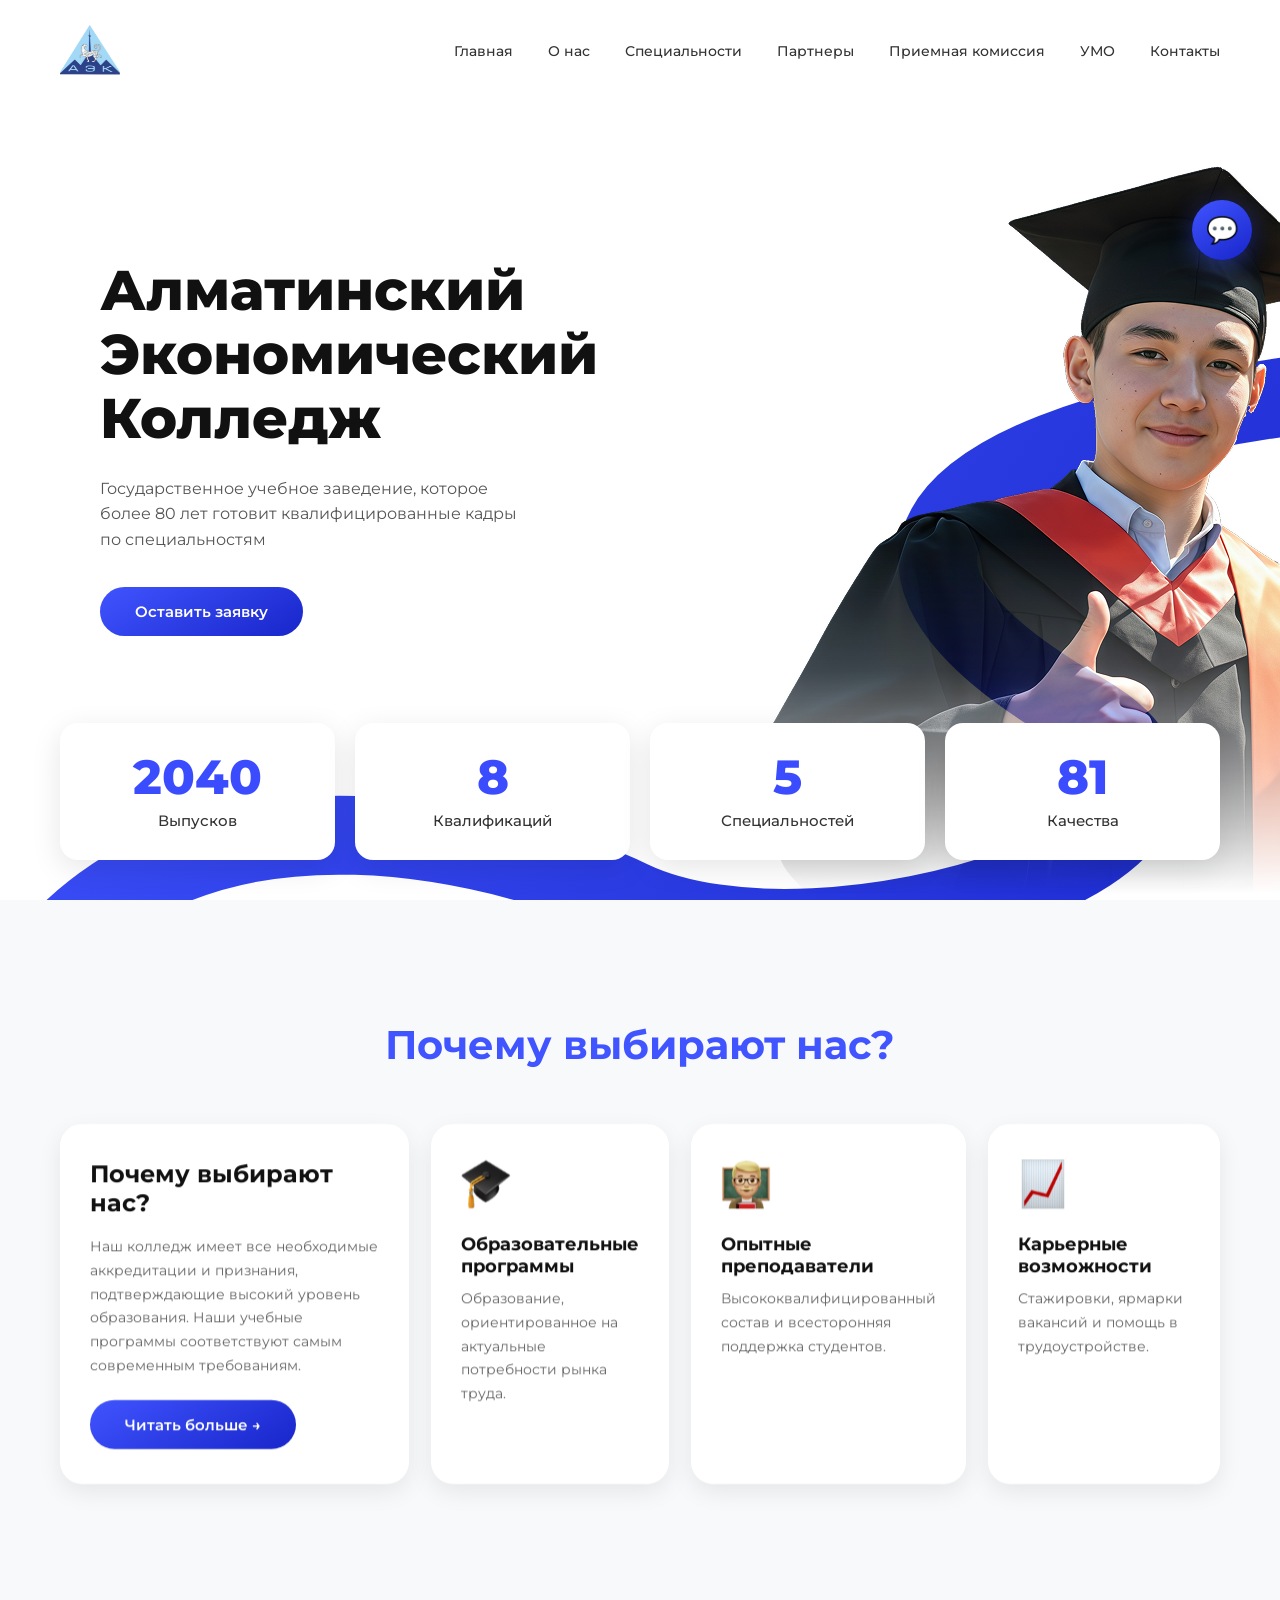
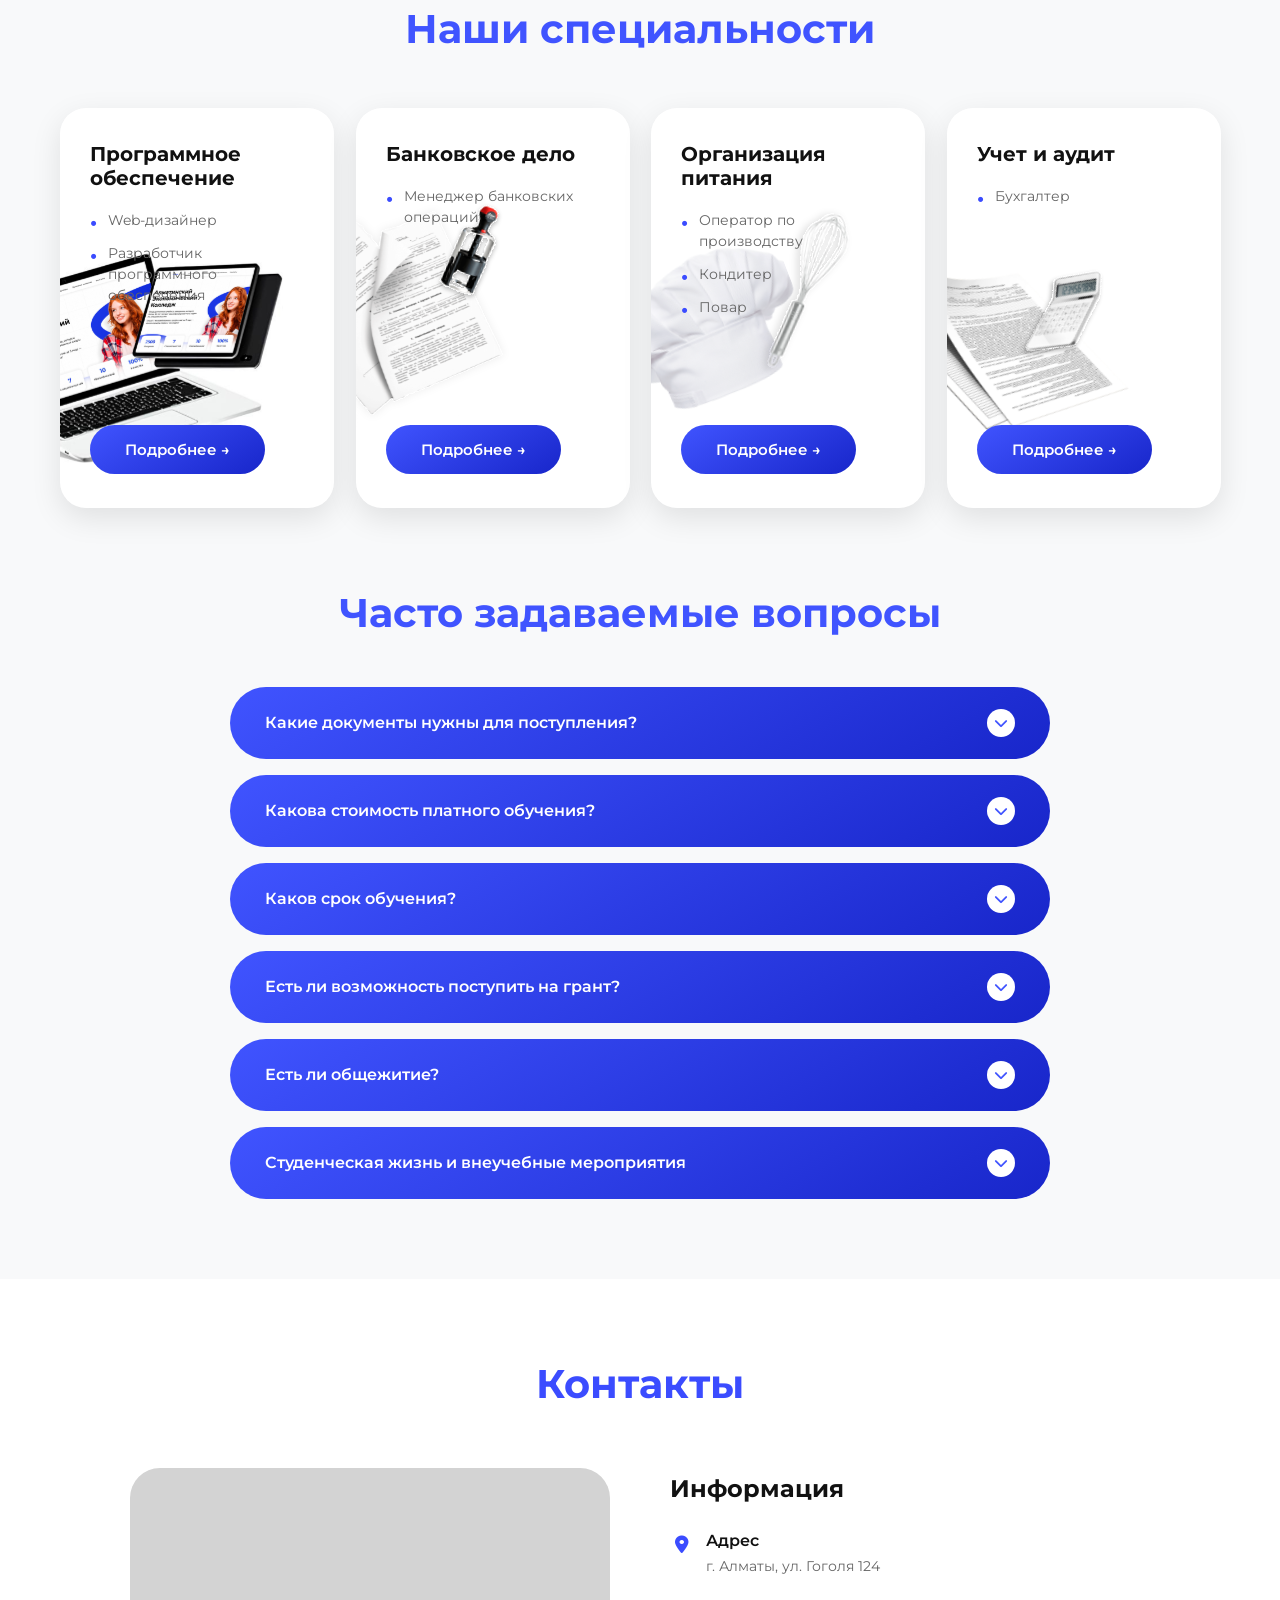
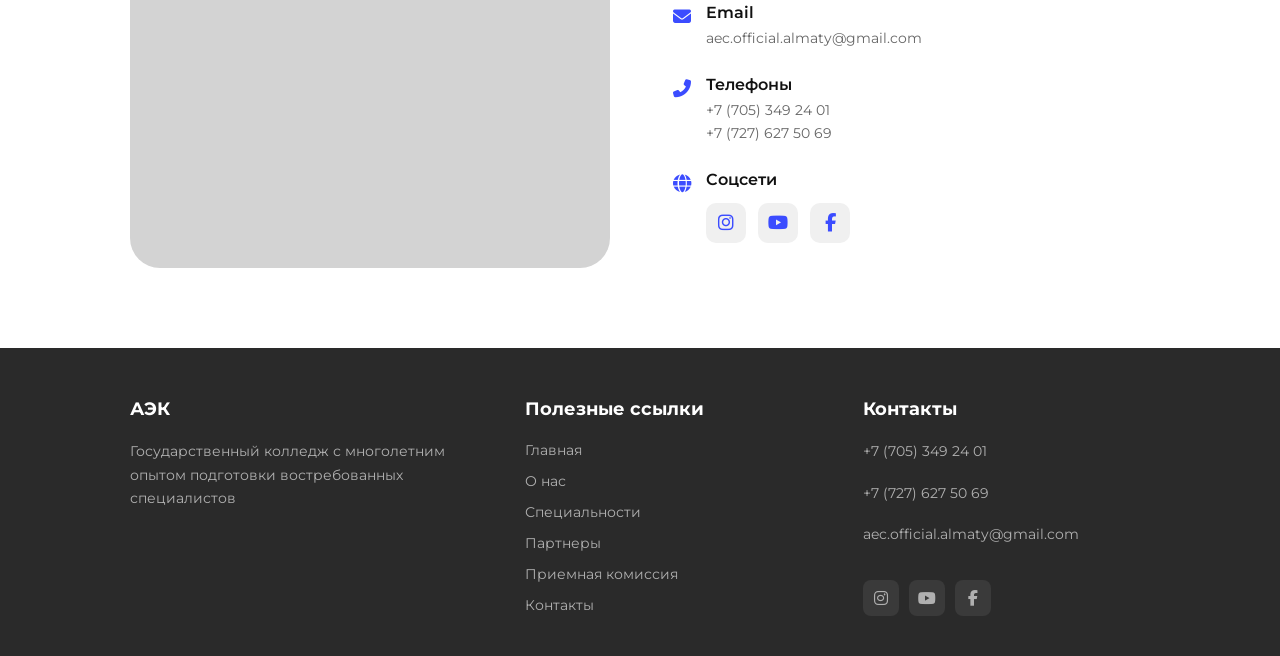
<file: index.html>
<!DOCTYPE html>
<html lang="ru">
<head>
    <meta charset="UTF-8">
    <meta name="viewport" content="width=device-width, initial-scale=1.0">
    <title>Алматинский Экономический Колледж</title>
    <link rel="stylesheet" href="css/main2.css">
    <link rel="stylesheet" href="https://cdnjs.cloudflare.com/ajax/libs/font-awesome/6.4.0/css/all.min.css">
    <link rel="stylesheet" href="css/jsstyle.css">
</head>
<body>

<header class="header">
    <img src="img/aec.svg" class="logo" alt="Логотип">
    <nav class="nav">
        <ul>
            <li><a href="/index.html" class="active">Главная</a></li>
            <li><a href="/about.html">О нас</a></li>
            <li><a href="/specialties.html">Специальности</a></li>
            <li><a href="/partners.html">Партнеры</a></li>
            <li><a href="/admission.html">Приемная комиссия</a></li>
            <li><a href="/umos.html">УМО</a></li>
            <li><a href="/contacts.html">Контакты</a></li>
        </ul>
    </nav>
</header>

<section class="hero">
    <div class="wave">
        <img src="img/wave.svg" alt="">
    </div>
    <div class="hero-container">
        <div class="hero-content">
            <h1>Алматинский<br>Экономический<br>Колледж</h1>
            <p>Государственное учебное заведение, которое<br>более 80 лет готовит квалифицированные кадры<br>по специальностям</p>
            <button class="btn" >Оставить заявку</button>
        </div>

        <div class="hero-image">
            <img src="img/graduates.png" alt="Выпускники"  width="900px">
        </div>
        
    </div>

    
    <!-- статистика -->
    <div class="stats-wrapper">
        <div class="stats">
            <div class="stat">
                <span>2500</span>
                <p>Выпусков</p>
            </div>
            <div class="stat">
                <span>10</span>
                <p>Квалификаций</p>
            </div>
            <div class="stat">
                <span>7</span>
                <p>Специальностей</p>
            </div>
            <div class="stat">
                <span>100%</span>
                <p>Качества</p>
            </div>
        </div>
    </div>

    <!-- волна -->
    
</section>

<section class="container">
    <h2 class="section-title">Почему выбирают нас?</h2>

    <div class="features">
        <div class="feature feature-main">
            <h3>Почему выбирают нас?</h3>
            <p>
                Наш колледж имеет все необходимые аккредитации и признания,
                подтверждающие высокий уровень образования. Наши учебные программы
                соответствуют самым современным требованиям.
            </p>
            <button class="btn" onclick="location.href='/about.html'">Читать больше →</button>
        </div>

        <div class="feature">
            <img class="icon" src="img/Graduation Cap.svg" class= emoji alt="Образовательные программы">
            <h4>Образовательные программы</h4>
            <p>Образование, ориентированное на актуальные потребности рынка труда.</p>
        </div>

        <div class="feature">
            <img class="icon" src="img/Man Teacher Medium Light Skin Tone.svg" alt="Опытные преподаватели">
            <h4>Опытные преподаватели</h4>
            <p>Высококвалифицированный состав и всесторонняя поддержка студентов.</p>
        </div>

        <div class="feature">
            <img class="icon" src="img/Chart Increasing.svg" alt="Карьерные возможности">
            <h4>Карьерные возможности</h4>
            <p>Стажировки, ярмарки вакансий и помощь в трудоустройстве.</p>
        </div>
    </div>
</section>

<section class="container">
    <h2 class="section-title">Наши специальности</h2>

    <div class="specialties">
        <div class="card card--software">
            <div class="card-content">
                <h4>Программное обеспечение</h4>
                <ul>
                    <li>Web-дизайнер</li>
                    <li>Разработчик программного обеспечения</li>
                </ul>
                <button class="btn btn-small" onclick="location.href='/specialties.html'">Подробнее →</button>
            </div>
            <div class="card-image">
                <img src="img/software.svg" alt="Программное обеспечение">
            </div>
        </div>

        <div class="card card--bank">
            <div class="card-content">
                <h4>Банковское дело</h4>
                <ul>
                    <li>Менеджер банковских операций</li>
                </ul>
                <button class="btn btn-small" onclick="location.href='/specialties.html'">Подробнее →</button>
            </div>
            <div class="card-image">
                <img src="img/bank.svg" alt="Банковское дело">
            </div>
        </div>

        <div class="card card--food">
            <div class="card-content">
                <h4>Организация питания</h4>
                <ul>
                    <li>Оператор по производству</li>
                    <li>Кондитер</li>
                    <li>Повар</li>
                </ul>
                <button class="btn btn-small" onclick="location.href='/specialties.html'">Подробнее →</button>
            </div>
            <div class="card-image">
                <img src="img/food.svg" alt="Организация питания">
            </div>
        </div>

        <div class="card card--accounting">
            <div class="card-content">
                <h4>Учет и аудит</h4>
                <ul>
                    <li>Бухгалтер</li>
                </ul>
                <button class="btn btn-small" onclick="location.href='/specialties.html'">Подробнее →</button>
            </div>
            <div class="card-image">
                <img src="img/accounting.svg" alt="Учет и аудит">
            </div>
        </div>
    </div>
</section>


<!-- часто задаваемые вопросы -->
<section class="faq-section">
    <h2 class="faq-title">Часто задаваемые вопросы</h2>

    <div class="faq-container">
        <div class="faq-item">
            <div class="faq-question">
                Какие документы нужны для поступления?
                <span class="faq-icon"><i class="fas fa-chevron-down"></i></span>
            </div>
            <div class="faq-answer">
                Для поступления необходимо: документ об образовании (подлинник), ЭЦП ключ, 6 фотографий 3х4, медицинская справка формы №075/у, №063, снимок флюорографии, копия удостоверения личности (индивидуальная и родителей), и для иностранных (выдувка) граждан).
            </div>
        </div>

        <div class="faq-item">
            <div class="faq-question">
                Какова стоимость платного обучения?
                <span class="faq-icon"><i class="fas fa-chevron-down"></i></span>
            </div>
            <div class="faq-answer">
                Стоимость обучения составляет 500 тысяч тенге для специалистов среднего звена и 400 тысяч тенге по рабочим квалификациям. Оплата производится поэтапно.
            </div>
        </div>

        <div class="faq-item">
            <div class="faq-question">
                Каков срок обучения?
                <span class="faq-icon"><i class="fas fa-chevron-down"></i></span>
            </div>
            <div class="faq-answer">
                Срок обучения зависит от специальности и составляет от 2 до 3 лет на базе 9 класса, и от 1 до 2 лет на базе 11 класса. Уточнить сроки по конкретной специальности можно в приёмной комиссии.
            </div>
        </div>

        <div class="faq-item">
            <div class="faq-question">
                Есть ли возможность поступить на грант?
                <span class="faq-icon"><i class="fas fa-chevron-down"></i></span>
            </div>
            <div class="faq-answer">
                Да, Алматинский экономический колледж предоставляет грантовые места по всем 7 специальностям. Грантовые места означают бесплатное обучение.
            </div>
        </div>

        <div class="faq-item">
            <div class="faq-question">
                Есть ли общежитие?
                <span class="faq-icon"><i class="fas fa-chevron-down"></i></span>
            </div>
            <div class="faq-answer">
                Да, иногородним студентам предоставляется общежитие.
            </div>
        </div>

        <div class="faq-item">
            <div class="faq-question">
                Студенческая жизнь и внеучебные мероприятия
                <span class="faq-icon"><i class="fas fa-chevron-down"></i></span>
            </div>
            <div class="faq-answer">
                Студенческая жизнь в АЭК — это яркий, насыщенный и многогранный этап в жизни каждого студента. Здесь создаются не только профессиональные навыки, но и формируются личностные качества, развивается лидерство, инициатива и социальная активность.
            </div>
        </div>
    </div>
</section>

<!-- контакты -->
<section class="contact-section">
    <div class="contact-container">
        <h2 class="contact-title">Контакты</h2>
        
        <div class="contact-content">
            <div class="contact-map">
                <iframe src="https://www.google.com/maps/embed?pb=!1m14!1m8!1m3!1d1221.7017045383789!2d76.92257405177034!3d43.25744233136992!3m2!1i1024!2i768!4f13.1!3m3!1m2!1s0x38836eb272b8a59b%3A0x649566a0d2e716a5!2z0JDQu9C80LDRgtC40L3RgdC60LjQuSDRjdC60L7QvdC-0LzQuNGH0LXRgdC60LjQuSDQutC-0LvQu9C10LTQtg!5e0!3m2!1sru!2sus!4v1779319186547!5m2!1sru!2sus"  width="100%" height="100%" frameborder="0" style="border:0;" allowfullscreen loading="lazy" title="Карта — АЭК"></iframe>
            </div>

            <div class="contact-info">
                <h3 class="info-title">Информация</h3>

                <div class="info-item">
                    <div class="info-icon">
                        <i class="fas fa-map-marker-alt"></i>
                    </div>
                    <div class="info-details">
                        <div class="info-label">Адрес</div>
                        <div class="info-text">г. Алматы, ул. Гоголя 124</div>
                    </div>
                </div>

                <div class="info-item">
                    <div class="info-icon">
                        <i class="fas fa-envelope"></i>
                    </div>
                    <div class="info-details">
                        <div class="info-label">Email</div>
                        <div class="info-text">aec.official.almaty@gmail.com</div>
                    </div>
                </div>

                <div class="info-item">
                    <div class="info-icon">
                        <i class="fas fa-phone-alt"></i>
                    </div>
                    <div class="info-details">
                        <div class="info-label">Телефоны</div>
                        <div class="info-text">+7 (705) 349 24 01</div>
                        <div class="info-text">+7 (727) 627 50 69</div>
                    </div>
                </div>

                <div class="info-item">
                    <div class="info-icon">
                        <i class="fa-solid fa-globe"></i>
                    </div>
                    <div class="info-details">
                        <div class="info-label">Соцсети</div>
                        <div class="social-links">
                            <a href="#" class="social-link">
                                <i class="fab fa-instagram"></i>
                            </a>
                            <a href="#" class="social-link">
                                <i class="fab fa-youtube"></i>
                            </a>
                            <a href="#" class="social-link">
                                <i class="fab fa-facebook-f"></i>
                            </a>
                        </div>
                    </div>
                </div>
            </div>
        </div>
    </div>
</section>

<!-- подвал -->
<footer class="footer">
    <div class="footer-container">
        <div class="footer-section">
            <h3>АЭК</h3>
            <p>Государственный колледж с многолетним опытом подготовки востребованных специалистов</p>
        </div>

        <div class="footer-section">
            <h3>Полезные ссылки</h3>
            <ul class="footer-links">
                <li><a href="/index.html">Главная</a></li>
                <li><a href="/about.html">О нас</a></li>
                <li><a href="/specialties.html">Специальности</a></li>
                <li><a href="/partners.html">Партнеры</a></li>
                <li><a href="/admission.html">Приемная комиссия</a></li>
                <li><a href="/contacts.html">Контакты</a></li>
            </ul>
        </div>

        <div class="footer-section">
            <h3>Контакты</h3>
            <div class="footer-contact">
                <p>+7 (705) 349 24 01</p>
                <p>+7 (727) 627 50 69</p>
                <p>aec.official.almaty@gmail.com</p>
                
                <div class="footer-social">
                    <a href="#"><i class="fab fa-instagram"></i></a>
                    <a href="#"><i class="fab fa-youtube"></i></a>
                    <a href="#"><i class="fab fa-facebook-f"></i></a>
                </div>
            </div>
        </div>
    </div>
</footer>

<script>
    // аккордеон для faq
    const faqItems = document.querySelectorAll('.faq-item');

    faqItems.forEach(item => {
        item.addEventListener('click', () => {
            // переключаем класс active
            const isActive = item.classList.contains('active');

            // закрываем остальные
            faqItems.forEach(otherItem => {
                otherItem.classList.remove('active');
            });

            // если не был открыт — открываем
            if (!isActive) {
                item.classList.add('active');
            }
        });
    });
</script>

<script src="js/app.js"></script>


    <script src="/js/chatbot.js"></script>
</body>
</html>
</file>
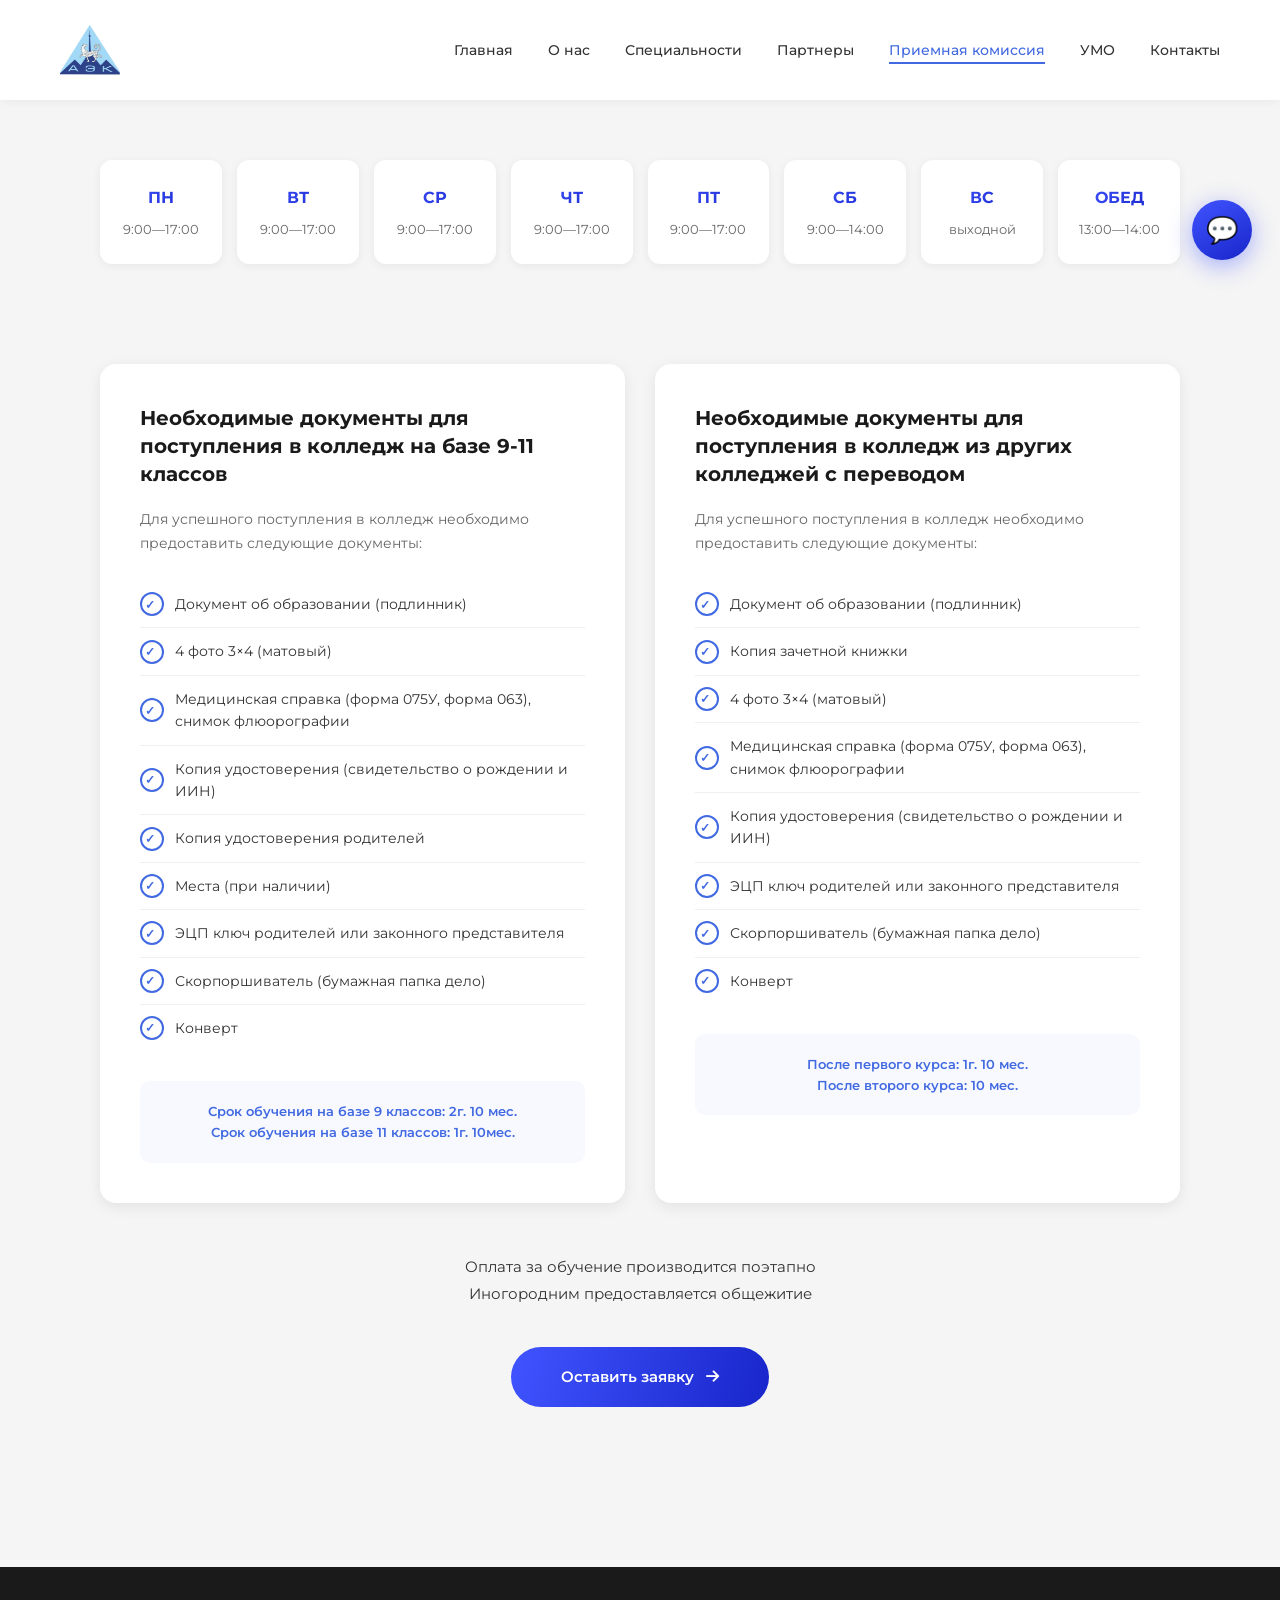
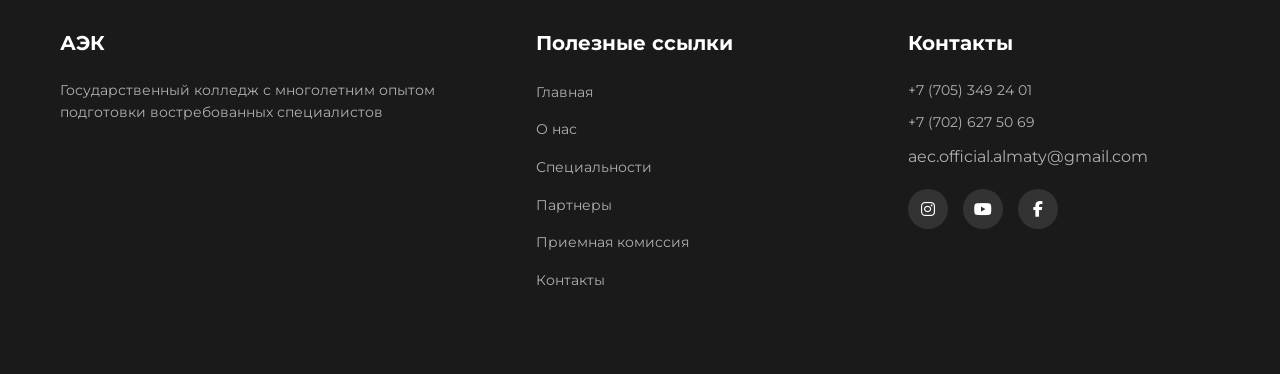
<file: admission.html>
<!DOCTYPE html>
<html lang="ru">
<head>
    <meta charset="UTF-8">
    <meta name="viewport" content="width=device-width, initial-scale=1.0">
    <title>Приемная комиссия - Алматинский Экономический Колледж</title>
    <link rel="preconnect" href="https://fonts.googleapis.com">
    <link rel="preconnect" href="https://fonts.gstatic.com" crossorigin>
    <link href="https://fonts.googleapis.com/css2?family=Montserrat:wght@400;500;600;700&display=swap" rel="stylesheet">
    <link rel="stylesheet" href="https://cdnjs.cloudflare.com/ajax/libs/font-awesome/6.4.0/css/all.min.css">
    <link rel="stylesheet" href="css/jsstyle.css">
    <style>
        * {
            margin: 0;
            padding: 0;
            box-sizing: border-box;
        }

        body {
            font-family: 'Montserrat', sans-serif;
            background: #f5f5f5;
            line-height: 1.6;
        }

        /* ================= HEADER ================= */
        .header {
            background: white;
            padding: 20px 60px;
            display: flex;
            justify-content: space-between;
            align-items: center;
            box-shadow: 0 2px 10px rgba(0,0,0,0.05);
            position: sticky;
            top: 0;
            z-index: 1000;
        }

        .logo {
            height: 60px;
        }

        .nav ul {
            list-style: none;
            display: flex;
            gap: 35px;
            align-items: center;
        }

        .nav ul li a {
            text-decoration: none;
            color: #333;
            font-size: 14px;
            font-weight: 500;
            transition: color 0.3s;
            position: relative;
        }

        .nav ul li a:hover,
        .nav ul li a.active {
            color: #4169E1;
        }

        .nav ul li a.active::after {
            content: '';
            position: absolute;
            bottom: -5px;
            left: 0;
            width: 100%;
            height: 2px;
            background: #4169E1;
        }

        /* ================= SCHEDULE SECTION ================= */
        .schedule-section {
            max-width: 1200px;
            margin: 0 auto;
            padding: 60px 60px 40px 60px;
        }

        .schedule-grid {
            display: grid;
            grid-template-columns: repeat(8, 1fr);
            gap: 15px;
            margin-bottom: 60px;
        }

        .schedule-card {
            background: white;
            border-radius: 12px;
            padding: 25px 20px;
            box-shadow: 0 2px 10px rgba(0,0,0,0.06);
            text-align: center;
            transition: transform 0.3s, box-shadow 0.3s;
        }

        .schedule-card:hover {
            transform: translateY(-3px);
            box-shadow: 0 5px 20px rgba(0,0,0,0.1);
        }

        .schedule-day {
            font-size: 16px;
            font-weight: 700;
            background: linear-gradient(107deg, rgba(64, 84, 255, 1) 0%, rgba(24, 38, 202, 1) 100%);
            -webkit-background-clip: text;
            -webkit-text-fill-color: transparent;
            background-clip: text;
            margin-bottom: 8px;
        }

        .schedule-time {
            font-size: 13px;
            color: #666;
        }

        /* ================= DOCUMENTS SECTION ================= */
        .documents-section {
            max-width: 1200px;
            margin: 0 auto;
            padding: 0 60px 80px 60px;
        }

        .documents-grid {
            display: grid;
            grid-template-columns: repeat(2, 1fr);
            gap: 30px;
            margin-bottom: 50px;
        }

        .document-card {
            background: white;
            border-radius: 16px;
            padding: 40px;
            box-shadow: 0 4px 15px rgba(0,0,0,0.08);
        }

        .document-card h2 {
            font-size: 20px;
            font-weight: 700;
            color: #1a1a1a;
            margin-bottom: 20px;
            line-height: 1.4;
        }

        .document-card p {
            font-size: 14px;
            color: #666;
            line-height: 1.7;
            margin-bottom: 25px;
        }

        .document-list {
            list-style: none;
            margin-bottom: 30px;
        }

        .document-list li {
            font-size: 14px;
            color: #333;
            padding: 12px 0;
            padding-left: 35px;
            position: relative;
            line-height: 1.6;
            border-bottom: 1px solid #f0f0f0;
        }

        .document-list li:last-child {
            border-bottom: none;
        }

        .document-list li::before {
            content: '';
            position: absolute;
            left: 0;
            top: 50%;
            transform: translateY(-50%);
            width: 20px;
            height: 20px;
            border-radius: 50%;
            border: 2px solid #4169E1;
        }

        .document-list li::after {
            content: '✓';
            position: absolute;
            left: 0;
            top: 50%;
            transform: translateY(-50%);
            width: 20px;
            height: 20px;
            color: #4169E1;
            font-size: 12px;
            font-weight: 700;
            display: flex;
            align-items: center;
            justify-content: center;
        }

        .document-note {
            background: #F8F9FF;
            padding: 20px;
            border-radius: 10px;
            font-size: 13px;
            color: #4169E1;
            font-weight: 600;
            text-align: center;
        }

        /* ================= PAYMENT INFO ================= */
        .payment-info {
            text-align: center;
            margin-bottom: 40px;
        }

        .payment-info p {
            font-size: 15px;
            color: #333;
            line-height: 1.8;
        }

        /* ================= CTA BUTTON ================= */
        .cta-section {
            text-align: center;
            margin-bottom: 80px;
        }

        .cta-btn {
            background: linear-gradient(107deg, rgba(64, 84, 255, 1) 0%, rgba(24, 38, 202, 1) 100%);
            color: white;
            border: none;
            padding: 18px 50px;
            border-radius: 50px;
            font-size: 15px;
            font-weight: 600;
            cursor: pointer;
            transition: all 0.3s;
            font-family: 'Montserrat', sans-serif;
            display: inline-flex;
            align-items: center;
            gap: 12px;
            text-decoration: none;
        }

        .cta-btn:hover {
            transform: translateY(-2px);
            box-shadow: 0 8px 25px rgba(64, 84, 255, 0.4);
        }

        /* ================= FOOTER ================= */
        .footer {
            background: #1a1a1a;
            color: white;
            padding: 60px 60px 30px 60px;
            margin-top: 0;
        }

        .footer-container {
            max-width: 1200px;
            margin: 0 auto;
            display: grid;
            grid-template-columns: 2fr 1.5fr 1.5fr;
            gap: 60px;
            margin-bottom: 40px;
        }

        .footer-section h3 {
            font-size: 20px;
            font-weight: 700;
            margin-bottom: 20px;
            color: white;
        }

        .footer-section p {
            font-size: 14px;
            line-height: 1.6;
            color: #b0b0b0;
        }

        .footer-links {
            list-style: none;
        }

        .footer-links li {
            margin-bottom: 12px;
        }

        .footer-links li a {
            color: #b0b0b0;
            text-decoration: none;
            font-size: 14px;
            transition: color 0.3s;
        }

        .footer-links li a:hover {
            color: #4169E1;
        }

        .footer-contact p {
            font-size: 14px;
            color: #b0b0b0;
            margin-bottom: 10px;
        }

        .footer-contact a {
            color: #b0b0b0;
            text-decoration: none;
            transition: color 0.3s;
            display: block;
            margin-bottom: 10px;
        }

        .footer-contact a:hover {
            color: #4169E1;
        }

        .footer-social {
            display: flex;
            gap: 15px;
            margin-top: 20px;
        }

        .footer-social a {
            width: 40px;
            height: 40px;
            border-radius: 50%;
            background: #333;
            display: flex;
            align-items: center;
            justify-content: center;
            color: white;
            text-decoration: none;
            transition: all 0.3s;
        }

        .footer-social a:hover {
            background: #4169E1;
            transform: translateY(-3px);
        }

        /* ================= RESPONSIVE ================= */
        @media (max-width: 1024px) {
            .header {
                padding: 20px 40px;
            }

            .nav ul {
                gap: 20px;
            }

            .nav ul li a {
                font-size: 13px;
            }

            .schedule-section,
            .documents-section {
                padding-left: 40px;
                padding-right: 40px;
            }

            .schedule-grid {
                grid-template-columns: repeat(4, 1fr);
            }

            .documents-grid {
                grid-template-columns: 1fr;
            }

            .footer-container {
                grid-template-columns: 1fr 1fr;
            }
        }

        @media (max-width: 768px) {
            .header {
                flex-direction: column;
                gap: 20px;
                padding: 20px;
            }

            .nav ul {
                flex-wrap: wrap;
                justify-content: center;
                gap: 15px;
            }

            .schedule-section,
            .documents-section {
                padding: 40px 20px;
            }

            .schedule-grid {
                grid-template-columns: repeat(2, 1fr);
            }

            .document-card {
                padding: 30px 25px;
            }

            .footer {
                padding: 40px 20px;
            }

            .footer-container {
                grid-template-columns: 1fr;
                gap: 30px;
            }
        }
    </style>
</head>
<body>

<!-- ================= HEADER ================= -->
<header class="header">
    <img src="img/aec.svg" class="logo" alt="Логотип АЭК">
    <nav class="nav">
        <ul>
            <li><a href="/index.html">Главная</a></li>
            <li><a href="/about.html">О нас</a></li>
            <li><a href="/specialties.html">Специальности</a></li>
            <li><a href="/partners.html">Партнеры</a></li>
            <li><a href="/admission.html" class="active">Приемная комиссия</a></li>
            <li><a href="/umos.html">УМО</a></li>
            <li><a href="/contacts.html">Контакты</a></li>
        </ul>
    </nav>
</header>

<!-- ================= SCHEDULE SECTION ================= -->
<section class="schedule-section">
    <div class="schedule-grid">
        <div class="schedule-card">
            <div class="schedule-day">ПН</div>
            <div class="schedule-time">9:00—17:00</div>
        </div>

        <div class="schedule-card">
            <div class="schedule-day">ВТ</div>
            <div class="schedule-time">9:00—17:00</div>
        </div>

        <div class="schedule-card">
            <div class="schedule-day">СР</div>
            <div class="schedule-time">9:00—17:00</div>
        </div>

        <div class="schedule-card">
            <div class="schedule-day">ЧТ</div>
            <div class="schedule-time">9:00—17:00</div>
        </div>

        <div class="schedule-card">
            <div class="schedule-day">ПТ</div>
            <div class="schedule-time">9:00—17:00</div>
        </div>

        <div class="schedule-card">
            <div class="schedule-day">СБ</div>
            <div class="schedule-time">9:00—14:00</div>
        </div>

        <div class="schedule-card">
            <div class="schedule-day">ВС</div>
            <div class="schedule-time">выходной</div>
        </div>

        <div class="schedule-card">
            <div class="schedule-day">ОБЕД</div>
            <div class="schedule-time">13:00—14:00</div>
        </div>
    </div>
</section>

<!-- ================= DOCUMENTS SECTION ================= -->
<section class="documents-section">
    <div class="documents-grid">
        <!-- Для базы 9-11 -->
        <div class="document-card">
            <h2>Необходимые документы для поступления в колледж на базе 9-11 классов</h2>
            <p>Для успешного поступления в колледж необходимо предоставить следующие документы:</p>
            
            <ul class="document-list">
                <li>Документ об образовании (подлинник)</li>
                <li>4 фото 3×4 (матовый)</li>
                <li>Медицинская справка (форма 075У, форма 063), снимок флюорографии</li>
                <li>Копия удостоверения (свидетельство о рождении и ИИН)</li>
                <li>Копия удостоверения родителей</li>
                <li>Места (при наличии)</li>
                <li>ЭЦП ключ родителей или законного представителя</li>
                <li>Скорпоршиватель (бумажная папка дело)</li>
                <li>Конверт</li>
            </ul>

            <div class="document-note">
                Срок обучения на базе 9 классов: 2г. 10 мес.<br>
                Срок обучения на базе 11 классов: 1г. 10мес.
            </div>
        </div>

        <!-- Для других колледжей -->
        <div class="document-card">
            <h2>Необходимые документы для поступления в колледж из других колледжей с переводом</h2>
            <p>Для успешного поступления в колледж необходимо предоставить следующие документы:</p>
            
            <ul class="document-list">
                <li>Документ об образовании (подлинник)</li>
                <li>Копия зачетной книжки</li>
                <li>4 фото 3×4 (матовый)</li>
                <li>Медицинская справка (форма 075У, форма 063), снимок флюорографии</li>
                <li>Копия удостоверения (свидетельство о рождении и ИИН)</li>
                <li>ЭЦП ключ родителей или законного представителя</li>
                <li>Скорпоршиватель (бумажная папка дело)</li>
                <li>Конверт</li>
            </ul>

            <div class="document-note">
                После первого курса: 1г. 10 мес.<br>
                После второго курса: 10 мес.
            </div>
        </div>
    </div>

    <!-- ================= PAYMENT INFO ================= -->
    <div class="payment-info">
        <p>Оплата за обучение производится поэтапно<br>
        Иногородним предоставляется общежитие</p>
    </div>

    <!-- ================= CTA SECTION ================= -->
    <div class="cta-section">
        <a href="#" class="cta-btn">
            Оставить заявку
            <i class="fas fa-arrow-right"></i>
        </a>
    </div>
</section>

<!-- ================= FOOTER ================= -->
<footer class="footer">
    <div class="footer-container">
        <div class="footer-section">
            <h3>АЭК</h3>
            <p>Государственный колледж с многолетним опытом подготовки востребованных специалистов</p>
        </div>

        <div class="footer-section">
            <h3>Полезные ссылки</h3>
            <ul class="footer-links">
                <li><a href="index.html">Главная</a></li>
                <li><a href="about.html">О нас</a></li>
                <li><a href="specialties.html">Специальности</a></li>
                <li><a href="partners.html">Партнеры</a></li>
                <li><a href="admission.html">Приемная комиссия</a></li>
                <li><a href="#">Контакты</a></li>
            </ul>
        </div>

        <div class="footer-section">
            <h3>Контакты</h3>
            <div class="footer-contact">
                <p>+7 (705) 349 24 01</p>
                <p>+7 (702) 627 50 69</p>
                <a href="mailto:aec.official.almaty@gmail.com">aec.official.almaty@gmail.com</a>
                
                <div class="footer-social">
                    <a href="#" aria-label="Instagram"><i class="fab fa-instagram"></i></a>
                    <a href="#" aria-label="YouTube"><i class="fab fa-youtube"></i></a>
                    <a href="#" aria-label="Facebook"><i class="fab fa-facebook-f"></i></a>
                </div>
            </div>
        </div>
    </div>
</footer>


<script src="js/page-animations.js"></script>
    <script src="/js/chatbot.js"></script>
</body>
</html>
</file>
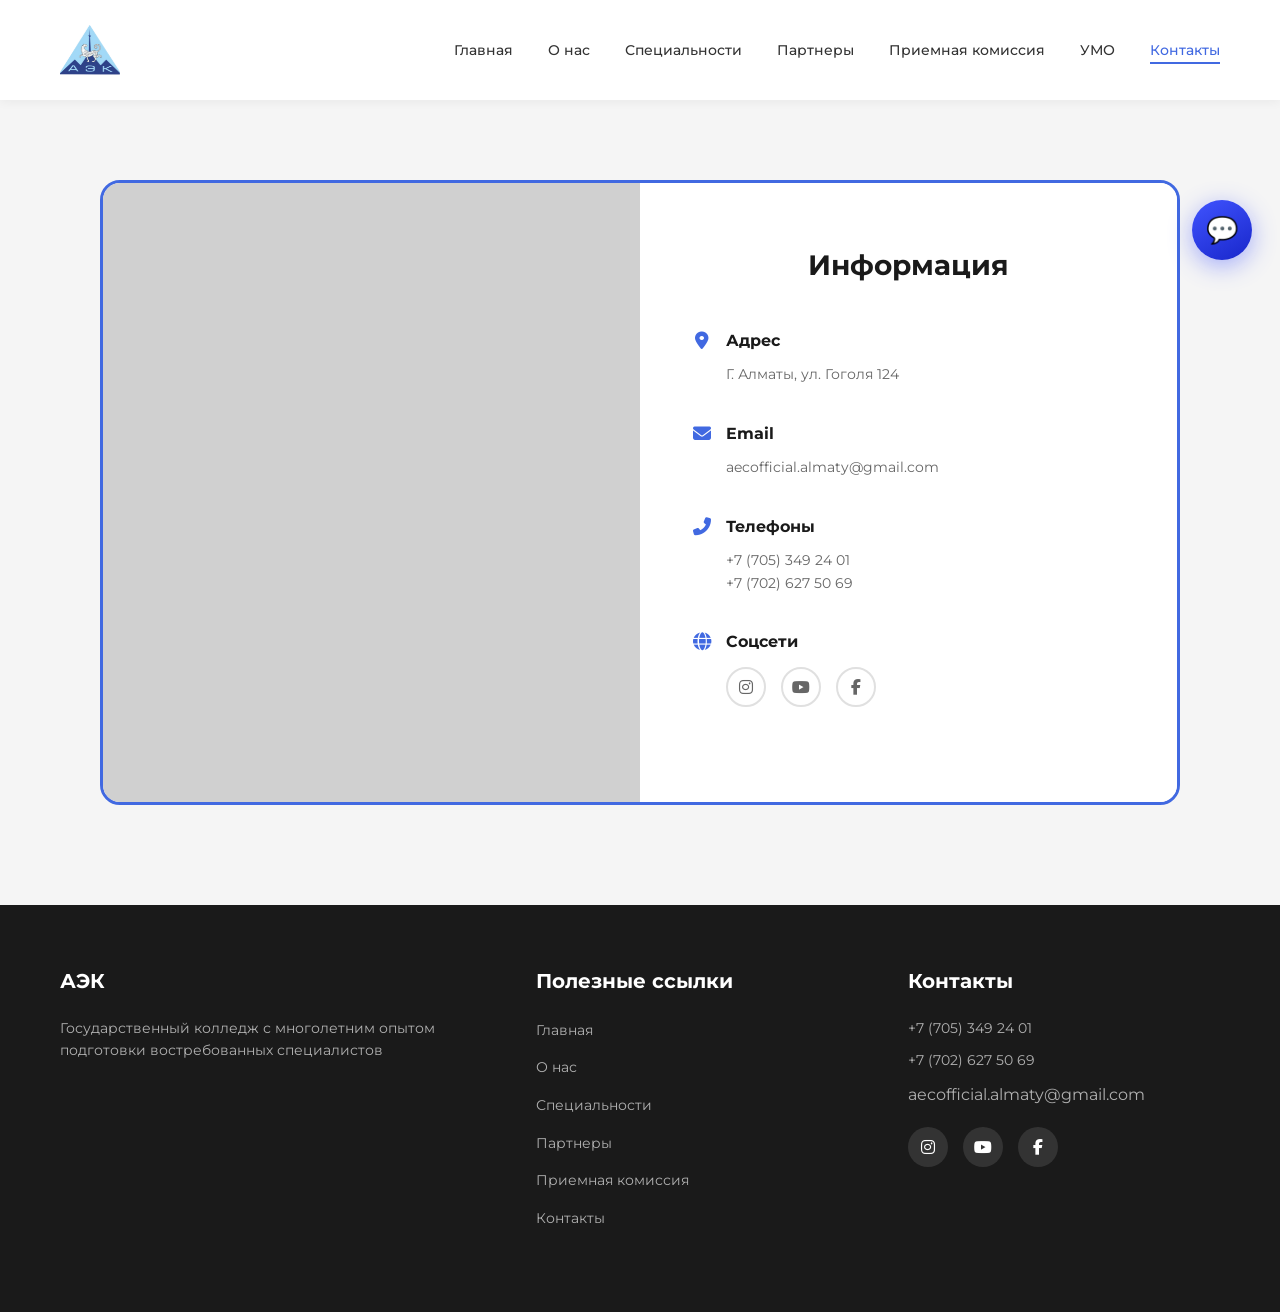
<file: contacts.html>
<!DOCTYPE html>
<html lang="ru">
<head>
    <meta charset="UTF-8">
    <meta name="viewport" content="width=device-width, initial-scale=1.0">
    <title>Контакты - Алматинский Экономический Колледж</title>
    <link rel="preconnect" href="https://fonts.googleapis.com">
    <link rel="preconnect" href="https://fonts.gstatic.com" crossorigin>
    <link href="https://fonts.googleapis.com/css2?family=Montserrat:wght@400;500;600;700&display=swap" rel="stylesheet">
    <link rel="stylesheet" href="https://cdnjs.cloudflare.com/ajax/libs/font-awesome/6.4.0/css/all.min.css">
    <link rel="stylesheet" href="css/jsstyle.css">
    <style>
        * {
            margin: 0;
            padding: 0;
            box-sizing: border-box;
        }

        body {
            font-family: 'Montserrat', sans-serif;
            background: #f5f5f5;
            line-height: 1.6;
        }

        /* ================= HEADER ================= */
        .header {
            background: white;
            padding: 20px 60px;
            display: flex;
            justify-content: space-between;
            align-items: center;
            box-shadow: 0 2px 10px rgba(0,0,0,0.05);
            position: sticky;
            top: 0;
            z-index: 1000;
        }

        .logo {
            height: 60px;
        }

        .nav ul {
            list-style: none;
            display: flex;
            gap: 35px;
            align-items: center;
        }

        .nav ul li a {
            text-decoration: none;
            color: #333;
            font-size: 14px;
            font-weight: 500;
            transition: color 0.3s;
            position: relative;
        }

        .nav ul li a:hover,
        .nav ul li a.active {
            color: #4169E1;
        }

        .nav ul li a.active::after {
            content: '';
            position: absolute;
            bottom: -5px;
            left: 0;
            width: 100%;
            height: 2px;
            background: #4169E1;
        }

        /* ================= CONTACT SECTION ================= */
        .contact-section {
            max-width: 1200px;
            margin: 0 auto;
            padding: 80px 60px 100px 60px;
        }

        .contact-container {
            border: 3px solid #4169E1;
            border-radius: 20px;
            padding: 0;
            overflow: hidden;
        }

        .contact-grid {
            display: grid;
            grid-template-columns: 1fr 1fr;
            gap: 0;
        }

        .contact-map {
            background: #d0d0d0;
            min-height: 500px;
            position: relative;
        }

        .contact-map iframe {
            width: 100%;
            height: 100%;
            border: none;
        }

        .contact-info {
            padding: 60px 50px;
            background: white;
        }

        .contact-title {
            font-size: 28px;
            font-weight: 700;
            color: #1a1a1a;
            margin-bottom: 40px;
            text-align: center;
        }

        .info-item {
            margin-bottom: 35px;
        }

        .info-item-header {
            display: flex;
            align-items: center;
            gap: 12px;
            margin-bottom: 10px;
        }

        .info-icon {
            width: 24px;
            height: 24px;
            display: flex;
            align-items: center;
            justify-content: center;
            color: #4169E1;
            font-size: 18px;
        }

        .info-label {
            font-size: 16px;
            font-weight: 700;
            color: #1a1a1a;
        }

        .info-text {
            font-size: 14px;
            color: #666;
            margin-left: 36px;
            line-height: 1.6;
        }

        .info-text a {
            color: #666;
            text-decoration: none;
            transition: color 0.3s;
        }

        .info-text a:hover {
            color: #4169E1;
        }

        .social-links {
            display: flex;
            gap: 15px;
            margin-left: 36px;
            margin-top: 12px;
        }

        .social-link {
            width: 40px;
            height: 40px;
            border-radius: 50%;
            border: 2px solid #e0e0e0;
            display: flex;
            align-items: center;
            justify-content: center;
            color: #666;
            text-decoration: none;
            transition: all 0.3s;
        }

        .social-link:hover {
            border-color: #4169E1;
            color: #4169E1;
            transform: translateY(-3px);
        }

        /* ================= FOOTER ================= */
        .footer {
            background: #1a1a1a;
            color: white;
            padding: 60px 60px 30px 60px;
            margin-top: 0;
        }

        .footer-container {
            max-width: 1200px;
            margin: 0 auto;
            display: grid;
            grid-template-columns: 2fr 1.5fr 1.5fr;
            gap: 60px;
            margin-bottom: 40px;
        }

        .footer-section h3 {
            font-size: 20px;
            font-weight: 700;
            margin-bottom: 20px;
            color: white;
        }

        .footer-section p {
            font-size: 14px;
            line-height: 1.6;
            color: #b0b0b0;
        }

        .footer-links {
            list-style: none;
        }

        .footer-links li {
            margin-bottom: 12px;
        }

        .footer-links li a {
            color: #b0b0b0;
            text-decoration: none;
            font-size: 14px;
            transition: color 0.3s;
        }

        .footer-links li a:hover {
            color: #4169E1;
        }

        .footer-contact p {
            font-size: 14px;
            color: #b0b0b0;
            margin-bottom: 10px;
        }

        .footer-contact a {
            color: #b0b0b0;
            text-decoration: none;
            transition: color 0.3s;
            display: block;
            margin-bottom: 10px;
        }

        .footer-contact a:hover {
            color: #4169E1;
        }

        .footer-social {
            display: flex;
            gap: 15px;
            margin-top: 20px;
        }

        .footer-social a {
            width: 40px;
            height: 40px;
            border-radius: 50%;
            background: #333;
            display: flex;
            align-items: center;
            justify-content: center;
            color: white;
            text-decoration: none;
            transition: all 0.3s;
        }

        .footer-social a:hover {
            background: #4169E1;
            transform: translateY(-3px);
        }

        /* ================= RESPONSIVE ================= */
        @media (max-width: 1024px) {
            .header {
                padding: 20px 40px;
            }

            .nav ul {
                gap: 20px;
            }

            .nav ul li a {
                font-size: 13px;
            }

            .contact-section {
                padding: 60px 40px 80px 40px;
            }

            .contact-grid {
                grid-template-columns: 1fr;
            }

            .contact-map {
                min-height: 400px;
            }

            .footer-container {
                grid-template-columns: 1fr 1fr;
            }
        }

        @media (max-width: 768px) {
            .header {
                flex-direction: column;
                gap: 20px;
                padding: 20px;
            }

            .nav ul {
                flex-wrap: wrap;
                justify-content: center;
                gap: 15px;
            }

            .contact-section {
                padding: 40px 20px 60px 20px;
            }

            .contact-info {
                padding: 40px 30px;
            }

            .footer {
                padding: 40px 20px;
            }

            .footer-container {
                grid-template-columns: 1fr;
                gap: 30px;
            }
        }
    </style>
</head>
<body>

<!-- ================= HEADER ================= -->
<header class="header">
    <img src="img/aec.svg" class="logo" alt="Логотип АЭК">
    <nav class="nav">
        <ul>
            <li><a href="/index.html">Главная</a></li>
            <li><a href="/about.html">О нас</a></li>
            <li><a href="/specialties.html">Специальности</a></li>
            <li><a href="/partners.html">Партнеры</a></li>
            <li><a href="/admission.html">Приемная комиссия</a></li>
            <li><a href="/umos.html">УМО</a></li>
            <li><a href="/contacts.html" class="active">Контакты</a></li>
        </ul>
    </nav>
</header>

<!-- ================= CONTACT SECTION ================= -->
<section class="contact-section">
    <div class="contact-container">
        <div class="contact-grid">
            <!-- Map -->
            <div class="contact-map">
                <!-- Вставьте сюда карту 2ГИС -->
                <iframe src="https://www.google.com/maps/embed?pb=!1m14!1m8!1m3!1d1221.7017045383789!2d76.92257405177034!3d43.25744233136992!3m2!1i1024!2i768!4f13.1!3m3!1m2!1s0x38836eb272b8a59b%3A0x649566a0d2e716a5!2z0JDQu9C80LDRgtC40L3RgdC60LjQuSDRjdC60L7QvdC-0LzQuNGH0LXRgdC60LjQuSDQutC-0LvQu9C10LTQtg!5e0!3m2!1sru!2sus!4v1779319186547!5m2!1sru!2sus"  width="100%" height="100%" frameborder="0" style="border:0;" allowfullscreen loading="lazy" title="Карта — АЭК"></iframe>
            </div>

            <!-- Contact Info -->
            <div class="contact-info">
                <h2 class="contact-title">Информация</h2>

                <!-- Адрес -->
                <div class="info-item">
                    <div class="info-item-header">
                        <div class="info-icon">
                            <i class="fas fa-map-marker-alt"></i>
                        </div>
                        <div class="info-label">Адрес</div>
                    </div>
                    <div class="info-text">
                        Г. Алматы, ул. Гоголя 124
                    </div>
                </div>

                <!-- Email -->
                <div class="info-item">
                    <div class="info-item-header">
                        <div class="info-icon">
                            <i class="fas fa-envelope"></i>
                        </div>
                        <div class="info-label">Email</div>
                    </div>
                    <div class="info-text">
                        <a href="mailto:aecofficial.almaty@gmail.com">aecofficial.almaty@gmail.com</a>
                    </div>
                </div>

                <!-- Телефоны -->
                <div class="info-item">
                    <div class="info-item-header">
                        <div class="info-icon">
                            <i class="fas fa-phone-alt"></i>
                        </div>
                        <div class="info-label">Телефоны</div>
                    </div>
                    <div class="info-text">
                        +7 (705) 349 24 01<br>
                        +7 (702) 627 50 69
                    </div>
                </div>

                <!-- Соцсети -->
                <div class="info-item">
                    <div class="info-item-header">
                        <div class="info-icon">
                            <i class="fas fa-globe"></i>
                        </div>
                        <div class="info-label">Соцсети</div>
                    </div>
                    <div class="social-links">
                        <a href="#" class="social-link" aria-label="Instagram">
                            <i class="fab fa-instagram"></i>
                        </a>
                        <a href="#" class="social-link" aria-label="YouTube">
                            <i class="fab fa-youtube"></i>
                        </a>
                        <a href="#" class="social-link" aria-label="Facebook">
                            <i class="fab fa-facebook-f"></i>
                        </a>
                    </div>
                </div>
            </div>
        </div>
    </div>
</section>

<!-- ================= FOOTER ================= -->
<footer class="footer">
    <div class="footer-container">
        <div class="footer-section">
            <h3>АЭК</h3>
            <p>Государственный колледж с многолетним опытом подготовки востребованных специалистов</p>
        </div>

        <div class="footer-section">
            <h3>Полезные ссылки</h3>
            <ul class="footer-links">
                <li><a href="index.html">Главная</a></li>
                <li><a href="about.html">О нас</a></li>
                <li><a href="specialties.html">Специальности</a></li>
                <li><a href="partners.html">Партнеры</a></li>
                <li><a href="admission.html">Приемная комиссия</a></li>
                <li><a href="contacts.html">Контакты</a></li>
            </ul>
        </div>

        <div class="footer-section">
            <h3>Контакты</h3>
            <div class="footer-contact">
                <p>+7 (705) 349 24 01</p>
                <p>+7 (702) 627 50 69</p>
                <a href="mailto:aecofficial.almaty@gmail.com">aecofficial.almaty@gmail.com</a>
                
                <div class="footer-social">
                    <a href="#" aria-label="Instagram"><i class="fab fa-instagram"></i></a>
                    <a href="#" aria-label="YouTube"><i class="fab fa-youtube"></i></a>
                    <a href="#" aria-label="Facebook"><i class="fab fa-facebook-f"></i></a>
                </div>
            </div>
        </div>
    </div>
</footer>


<script src="js/page-animations.js"></script>
    <script src="/js/chatbot.js"></script>
</body>
</html>
</file>
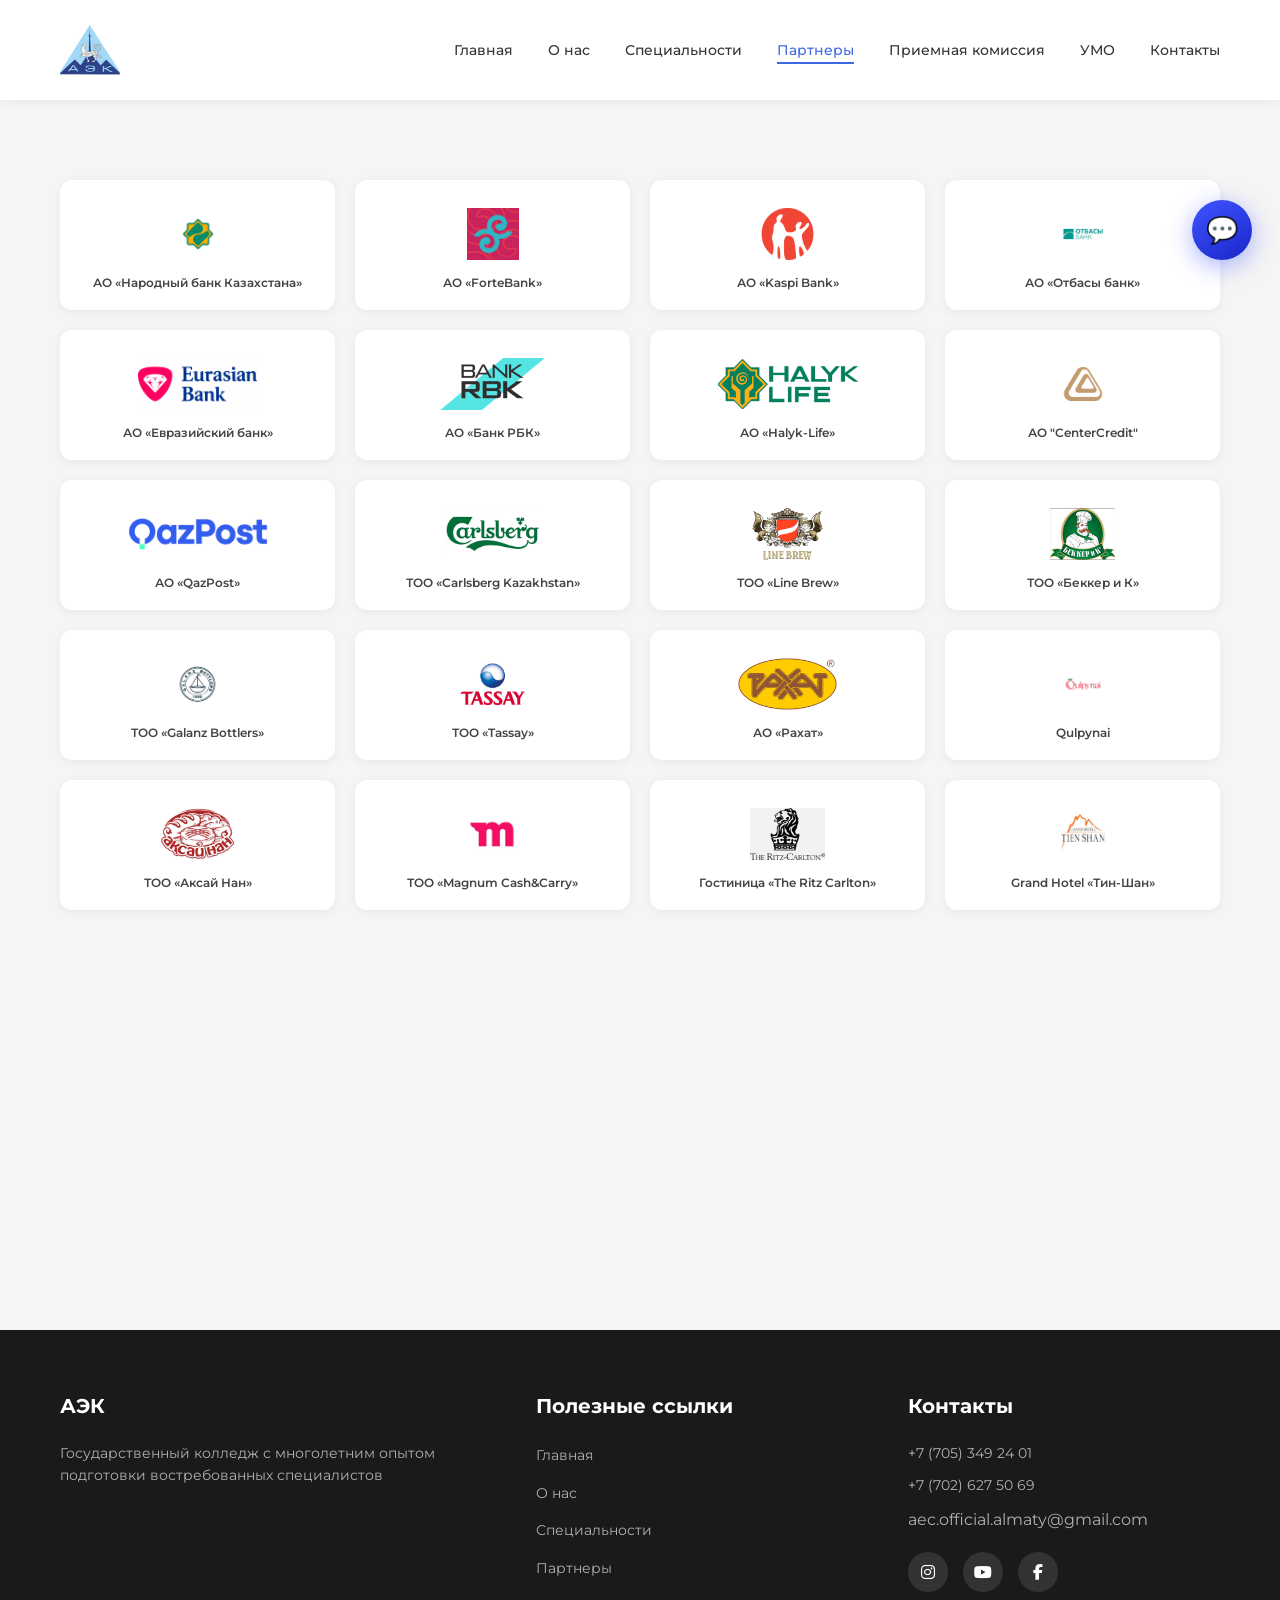
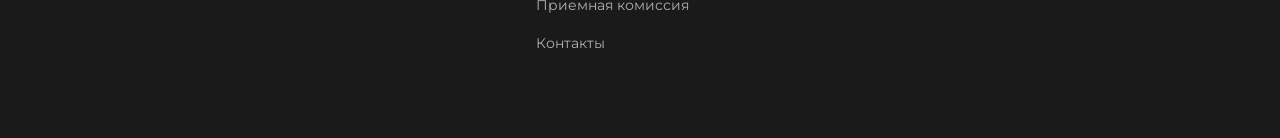
<file: partners.html>
<!DOCTYPE html>
<html lang="ru">
<head>
    <meta charset="UTF-8">
    <meta name="viewport" content="width=device-width, initial-scale=1.0">
    <title>Партнеры - Алматинский Экономический Колледж</title>
    <link rel="preconnect" href="https://fonts.googleapis.com">
    <link rel="preconnect" href="https://fonts.gstatic.com" crossorigin>
    <link href="https://fonts.googleapis.com/css2?family=Montserrat:wght@400;500;600;700&display=swap" rel="stylesheet">
    <link rel="stylesheet" href="https://cdnjs.cloudflare.com/ajax/libs/font-awesome/6.4.0/css/all.min.css">
    <link rel="stylesheet" href="css/jsstyle.css">
    <style>
        * {
            margin: 0;
            padding: 0;
            box-sizing: border-box;
        }

        body {
            font-family: 'Montserrat', sans-serif;
            background: #f5f5f5;
            line-height: 1.6;
        }

        /* шапка */
        .header {
            background: white;
            padding: 20px 60px;
            display: flex;
            justify-content: space-between;
            align-items: center;
            box-shadow: 0 2px 10px rgba(0,0,0,0.05);
            position: sticky;
            top: 0;
            z-index: 1000;
        }

        .logo {
            height: 60px;
        }

        .nav ul {
            list-style: none;
            display: flex;
            gap: 35px;
            align-items: center;
        }

        .nav ul li a {
            text-decoration: none;
            color: #333;
            font-size: 14px;
            font-weight: 500;
            transition: color 0.3s;
            position: relative;
        }

        .nav ul li a:hover,
        .nav ul li a.active {
            color: #4169E1;
        }

        .nav ul li a.active::after {
            content: '';
            position: absolute;
            bottom: -5px;
            left: 0;
            width: 100%;
            height: 2px;
            background: #4169E1;
        }

        /* партнёры */
        .partners-section {
            max-width: 1400px;
            margin: 0 auto;
            padding: 80px 60px 120px 60px;
        }

        .partners-grid {
            display: grid;
            grid-template-columns: repeat(4, 1fr);
            gap: 20px;
        }

        .partner-card {
            background: white;
            border-radius: 12px;
            padding: 22px 18px 16px;
            box-shadow: 0 2px 10px rgba(0,0,0,0.06);
            transition: transform 0.3s, box-shadow 0.3s;
            display: flex;
            flex-direction: column;
            align-items: center;
            justify-content: center;
            gap: 12px;
            min-height: 130px;
        }

        .partner-card:hover {
            transform: translateY(-4px);
            box-shadow: 0 8px 24px rgba(65,105,225,0.13);
        }

        .partner-logo {
            width: 100%;
            height: 58px;
            display: flex;
            align-items: center;
            justify-content: center;
        }

        .partner-logo img {
            max-width: 140px;
            max-height: 52px;
            object-fit: contain;
            transition: opacity 0.3s;
        }

        .partner-card:hover .partner-logo img {
            opacity: 0.85;
        }

        .partner-name {
            font-size: 11.5px;
            font-weight: 600;
            color: #444;
            line-height: 1.4;
            text-align: center;
        }

        /* подвал */
        .footer {
            background: #1a1a1a;
            color: white;
            padding: 60px 60px 30px 60px;
            margin-top: 0;
        }

        .footer-container {
            max-width: 1200px;
            margin: 0 auto;
            display: grid;
            grid-template-columns: 2fr 1.5fr 1.5fr;
            gap: 60px;
            margin-bottom: 40px;
        }

        .footer-section h3 {
            font-size: 20px;
            font-weight: 700;
            margin-bottom: 20px;
            color: white;
        }

        .footer-section p {
            font-size: 14px;
            line-height: 1.6;
            color: #b0b0b0;
        }

        .footer-links {
            list-style: none;
        }

        .footer-links li {
            margin-bottom: 12px;
        }

        .footer-links li a {
            color: #b0b0b0;
            text-decoration: none;
            font-size: 14px;
            transition: color 0.3s;
        }

        .footer-links li a:hover {
            color: #4169E1;
        }

        .footer-contact p {
            font-size: 14px;
            color: #b0b0b0;
            margin-bottom: 10px;
        }

        .footer-contact a {
            color: #b0b0b0;
            text-decoration: none;
            transition: color 0.3s;
            display: block;
            margin-bottom: 10px;
        }

        .footer-contact a:hover {
            color: #4169E1;
        }

        .footer-social {
            display: flex;
            gap: 15px;
            margin-top: 20px;
        }

        .footer-social a {
            width: 40px;
            height: 40px;
            border-radius: 50%;
            background: #333;
            display: flex;
            align-items: center;
            justify-content: center;
            color: white;
            text-decoration: none;
            transition: all 0.3s;
        }

        .footer-social a:hover {
            background: #4169E1;
            transform: translateY(-3px);
        }

        /* адаптив */
        @media (max-width: 1200px) {
            .partners-section {
                max-width: 1000px;
            }

            .partners-grid {
                grid-template-columns: repeat(3, 1fr);
            }
        }

        @media (max-width: 1024px) {
            .header {
                padding: 20px 40px;
            }

            .nav ul {
                gap: 20px;
            }

            .nav ul li a {
                font-size: 13px;
            }

            .partners-section {
                padding: 60px 40px 100px 40px;
            }

            .partners-grid {
                grid-template-columns: repeat(2, 1fr);
            }

            .footer-container {
                grid-template-columns: 1fr 1fr;
            }
        }

        @media (max-width: 768px) {
            .header {
                flex-direction: column;
                gap: 20px;
                padding: 20px;
            }

            .nav ul {
                flex-wrap: wrap;
                justify-content: center;
                gap: 15px;
            }

            .partners-section {
                padding: 40px 20px 80px 20px;
            }

            .partners-grid {
                grid-template-columns: 1fr;
            }

            .footer {
                padding: 40px 20px;
            }

            .footer-container {
                grid-template-columns: 1fr;
                gap: 30px;
            }
        }
    </style>
</head>
<body>

<!-- шапка -->
<header class="header">
    <img src="img/aec.svg" class="logo" alt="Логотип АЭК">
    <nav class="nav">
        <ul>
            <li><a href="/index.html">Главная</a></li>
            <li><a href="/about.html">О нас</a></li>
            <li><a href="/specialties.html">Специальности</a></li>
            <li><a href="/partners.html" class="active">Партнеры</a></li>
            <li><a href="/admission.html">Приемная комиссия</a></li>
            <li><a href="/umos.html">УМО</a></li>
            <li><a href="/contacts.html">Контакты</a></li>
        </ul>
    </nav>
</header>

<!-- партнёры -->
<section class="partners-section">
    <div class="partners-grid">

        <!-- банки и финансы -->
        <div class="partner-card">
            <div class="partner-logo">
                <img src="partner/channels4_profile.jpg" alt="Народный банк Казахстана">
            </div>
            <div class="partner-name">АО «Народный банк Казахстана»</div>
        </div>

        <div class="partner-card">
            <div class="partner-logo">
                <img src="partner/ForteBank.jpg" alt="ForteBank">
            </div>
            <div class="partner-name">АО «ForteBank»</div>
        </div>

        <div class="partner-card">
            <div class="partner-logo">
                <img src="partner/kaspi.png" alt="Kaspi Bank">
            </div>
            <div class="partner-name">АО «Kaspi Bank»</div>
        </div>

        <div class="partner-card">
            <div class="partner-logo">
                <img src="partner/Отбасы Банк.jpg" alt="Отбасы банк">
            </div>
            <div class="partner-name">АО «Отбасы банк»</div>
        </div>

        <div class="partner-card">
            <div class="partner-logo">
                <img src="partner/Eurasian Bank.jpg" alt="Евразийский банк">
            </div>
            <div class="partner-name">АО «Евразийский банк»</div>
        </div>

        <div class="partner-card">
            <div class="partner-logo">
                <img src="partner/Bank RBK.png" alt="Банк РБК">
            </div>
            <div class="partner-name">АО «Банк РБК»</div>
        </div>

        <div class="partner-card">
            <div class="partner-logo">
                <img src="partner/Halyk Life.jpg" alt="Halyk-Life">
            </div>
            <div class="partner-name">АО «Halyk-Life»</div>
        </div>

        <div class="partner-card">
            <div class="partner-logo">
                <img src="partner/unnamed.png" alt="Партнёр">
            </div>
            <div class="partner-name">АО "CenterCredit"</div>
        </div>

        <!-- почта и логистика -->
        <div class="partner-card">
            <div class="partner-logo">
                <img src="partner/QazPost_logo.svg.png" alt="QazPost">
            </div>
            <div class="partner-name">АО «QazPost»</div>
        </div>

        <!-- пиво и напитки -->
        <div class="partner-card">
            <div class="partner-logo">
                <img src="partner/Carlsberg.jpg" alt="Carlsberg Kazakhstan">
            </div>
            <div class="partner-name">ТОО «Carlsberg Kazakhstan»</div>
        </div>

        <div class="partner-card">
            <div class="partner-logo">
                <img src="partner/Line Brew.png" alt="Line Brew">
            </div>
            <div class="partner-name">ТОО «Line Brew»</div>
        </div>

        <div class="partner-card">
            <div class="partner-logo">
                <img src="partner/Беккер и К.jpg" alt="Беккер и К">
            </div>
            <div class="partner-name">ТОО «Беккер и К»</div>
        </div>

        <div class="partner-card">
            <div class="partner-logo">
                <img src="partner/Galanz Bottlers.png" alt="Galanz Bottlers">
            </div>
            <div class="partner-name">ТОО «Galanz Bottlers»</div>
        </div>

        <div class="partner-card">
            <div class="partner-logo">
                <img src="partner/Tassay.jpg" alt="Tassay">
            </div>
            <div class="partner-name">ТОО «Tassay»</div>
        </div>

        <!-- продукты питания -->
        <div class="partner-card">
            <div class="partner-logo">
                <img src="partner/АО Рахат.png" alt="АО Рахат">
            </div>
            <div class="partner-name">АО «Рахат»</div>
        </div>

        <div class="partner-card">
            <div class="partner-logo">
                <img src="partner/Qulpynai.png" alt="Qulpynai">
            </div>
            <div class="partner-name">Qulpynai</div>
        </div>

        <div class="partner-card">
            <div class="partner-logo">
                <img src="partner/Аксай Нан.jpg" alt="Аксай Нан">
            </div>
            <div class="partner-name">ТОО «Аксай Нан»</div>
        </div>

        <div class="partner-card">
            <div class="partner-logo">
                <img src="partner/«Magnum Cash&amp;Carry».jpg" alt="Magnum Cash&amp;Carry">
            </div>
            <div class="partner-name">ТОО «Magnum Cash&amp;Carry»</div>
        </div>

        <!-- гостиницы -->
        <div class="partner-card">
            <div class="partner-logo">
                <img src="partner/Гостиница «The Ritz Carlton».png" alt="The Ritz Carlton">
            </div>
            <div class="partner-name">Гостиница «The Ritz Carlton»</div>
        </div>

        <div class="partner-card">
            <div class="partner-logo">
                <img src="partner/«Grand Hotel «Тин-Шан».jpg" alt="Grand Hotel Тин-Шан">
            </div>
            <div class="partner-name">Grand Hotel «Тин-Шан»</div>
        </div>

        <!-- образование -->
        <div class="partner-card">
            <div class="partner-logo">
                <img src="partner/Abai University.jpg" alt="КазНПУ им. Абая">
            </div>
            <div class="partner-name">КазНПУ им. Абая</div>
        </div>

        <div class="partner-card">
            <div class="partner-logo">
                <img src="partner/Daryn.png" alt="Дарын">
            </div>
            <div class="partner-name">РОО «Дарын»</div>
        </div>

        <div class="partner-card">
            <div class="partner-logo">
                <img src="partner/Daryn Teacher.png" alt="Daryn Teacher">
            </div>
            <div class="partner-name">Daryn Teacher</div>
        </div>

        <!-- it и инновации -->
        <div class="partner-card">
            <div class="partner-logo">
                <img src="partner/Kolesa Group.jpg" alt="Kolesa Group">
            </div>
            <div class="partner-name">ТОО «Kolesa Group»</div>
        </div>

        <div class="partner-card">
            <div class="partner-logo">
                <img src="partner/Caspian Innovation Center.png" alt="Caspian Innovation Center">
            </div>
            <div class="partner-name">Caspian Innovation Center</div>
        </div>

        <div class="partner-card">
            <div class="partner-logo">
                <img src="partner/Sandyq.png" alt="Sandyq">
            </div>
            <div class="partner-name">SANDYQ</div>
        </div>

    </div>
</section>

<!-- подвал -->
<footer class="footer">
    <div class="footer-container">
        <div class="footer-section">
            <h3>АЭК</h3>
            <p>Государственный колледж с многолетним опытом подготовки востребованных специалистов</p>
        </div>

        <div class="footer-section">
            <h3>Полезные ссылки</h3>
            <ul class="footer-links">
                <li><a href="index.html">Главная</a></li>
                <li><a href="about.html">О нас</a></li>
                <li><a href="specialties.html">Специальности</a></li>
                <li><a href="partners.html">Партнеры</a></li>
                <li><a href="#">Приемная комиссия</a></li>
                <li><a href="#">Контакты</a></li>
            </ul>
        </div>

        <div class="footer-section">
            <h3>Контакты</h3>
            <div class="footer-contact">
                <p>+7 (705) 349 24 01</p>
                <p>+7 (702) 627 50 69</p>
                <a href="mailto:aec.official.almaty@gmail.com">aec.official.almaty@gmail.com</a>
                
                <div class="footer-social">
                    <a href="#" aria-label="Instagram"><i class="fab fa-instagram"></i></a>
                    <a href="#" aria-label="YouTube"><i class="fab fa-youtube"></i></a>
                    <a href="#" aria-label="Facebook"><i class="fab fa-facebook-f"></i></a>
                </div>
            </div>
        </div>
    </div>
</footer>


<script src="js/page-animations.js"></script>
    <script src="/js/chatbot.js"></script>
</body>
</html>
</file>
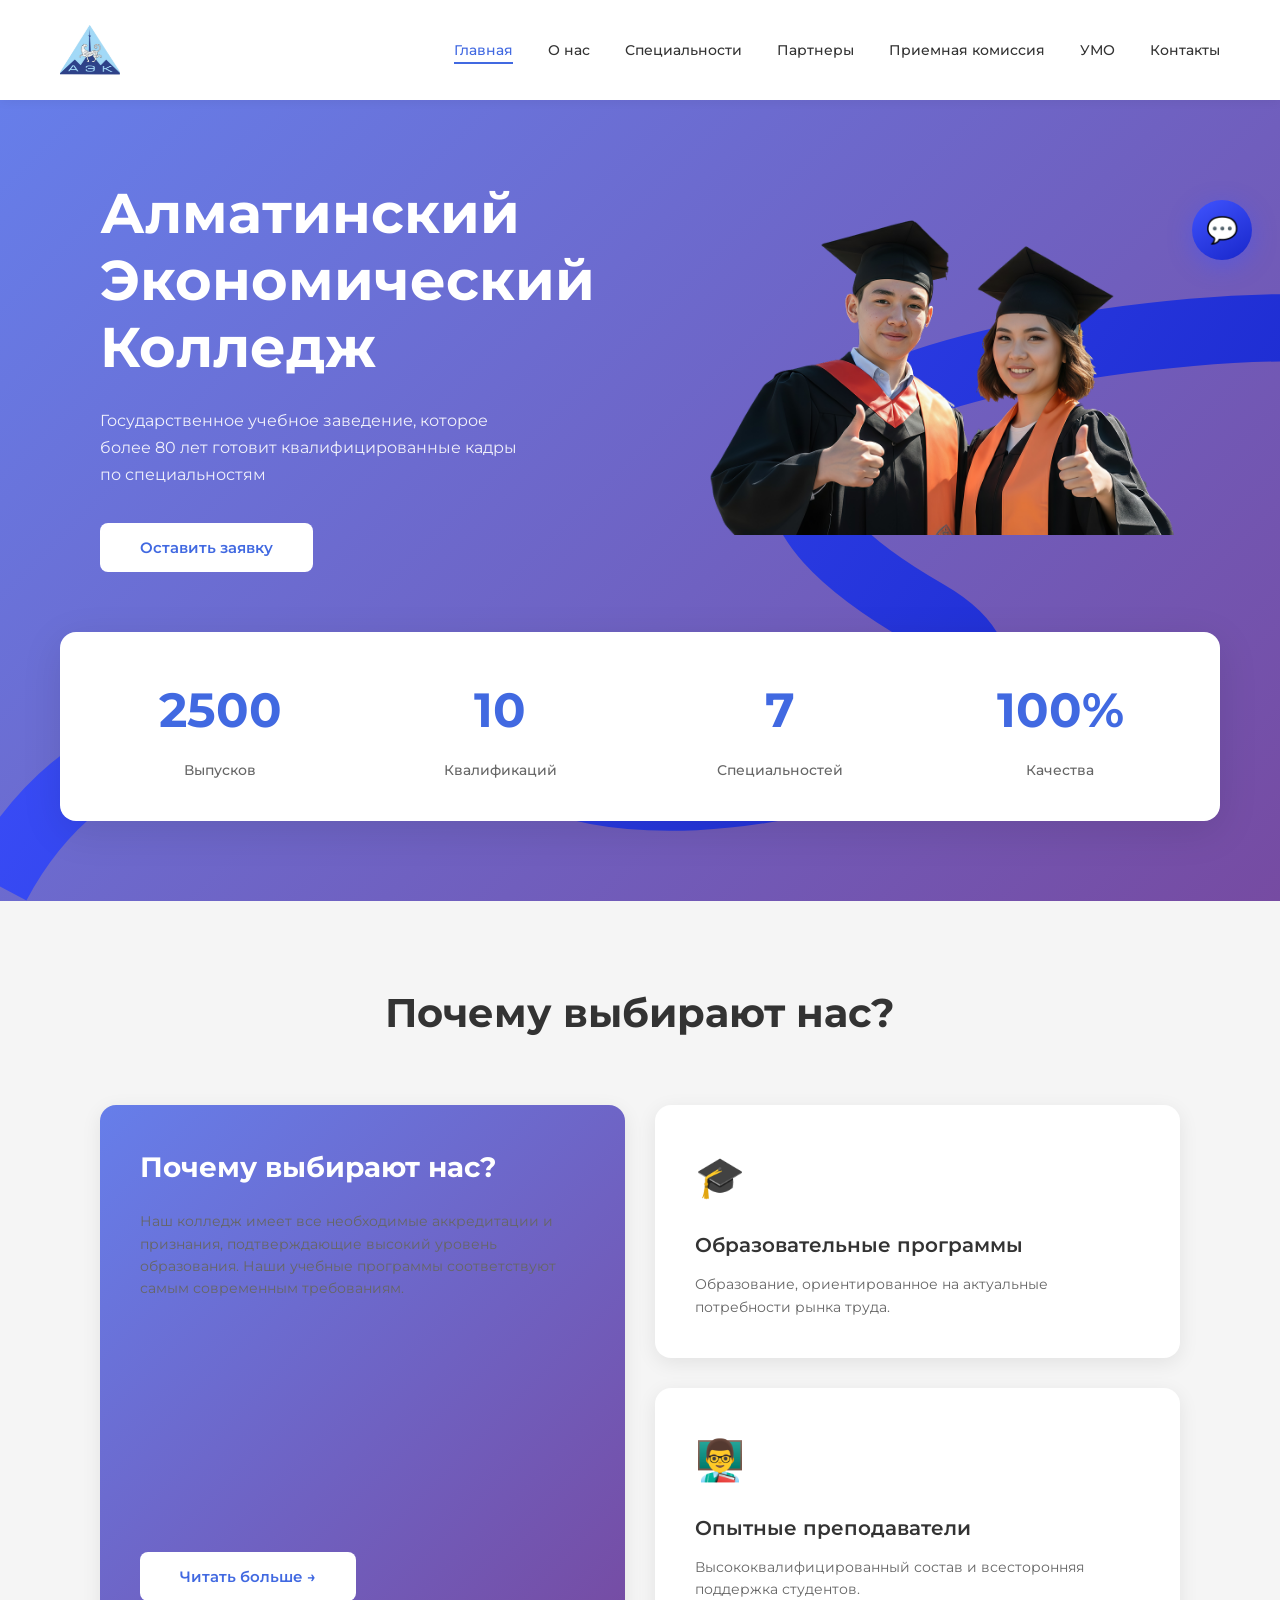
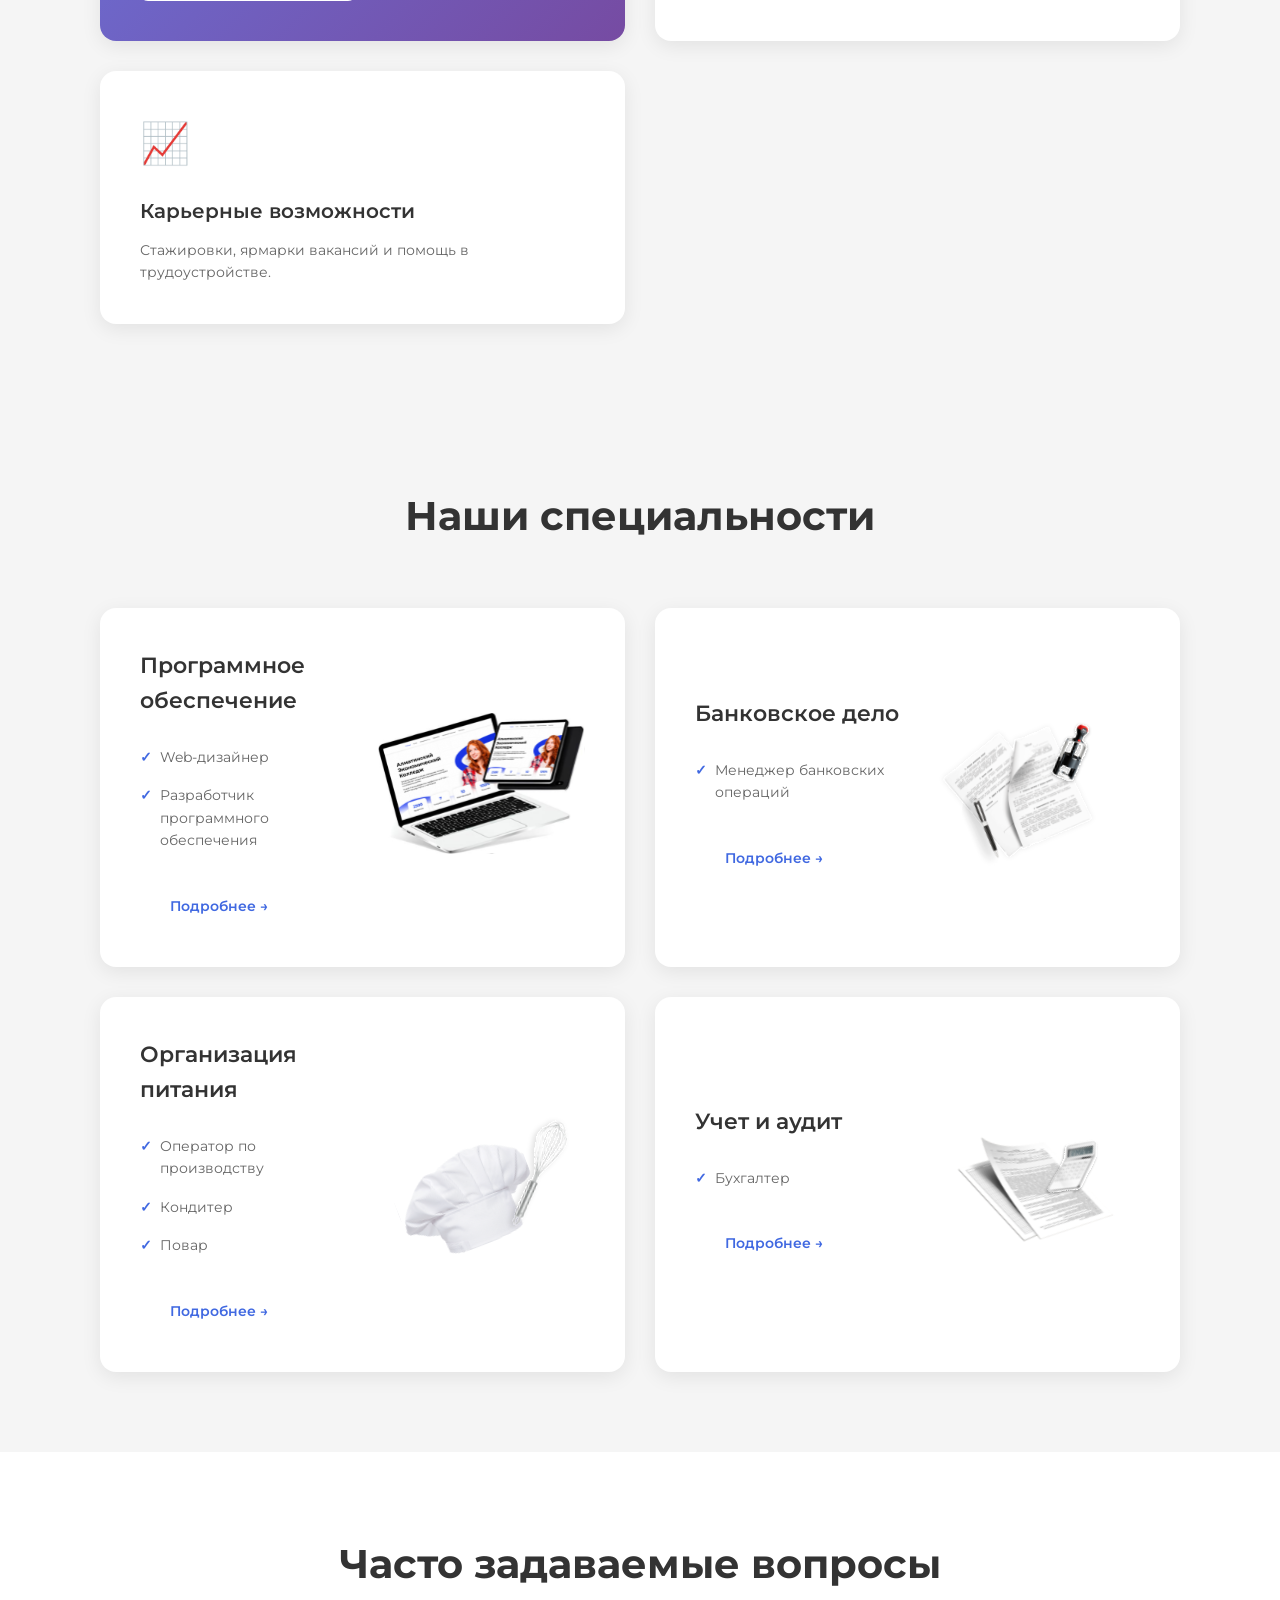
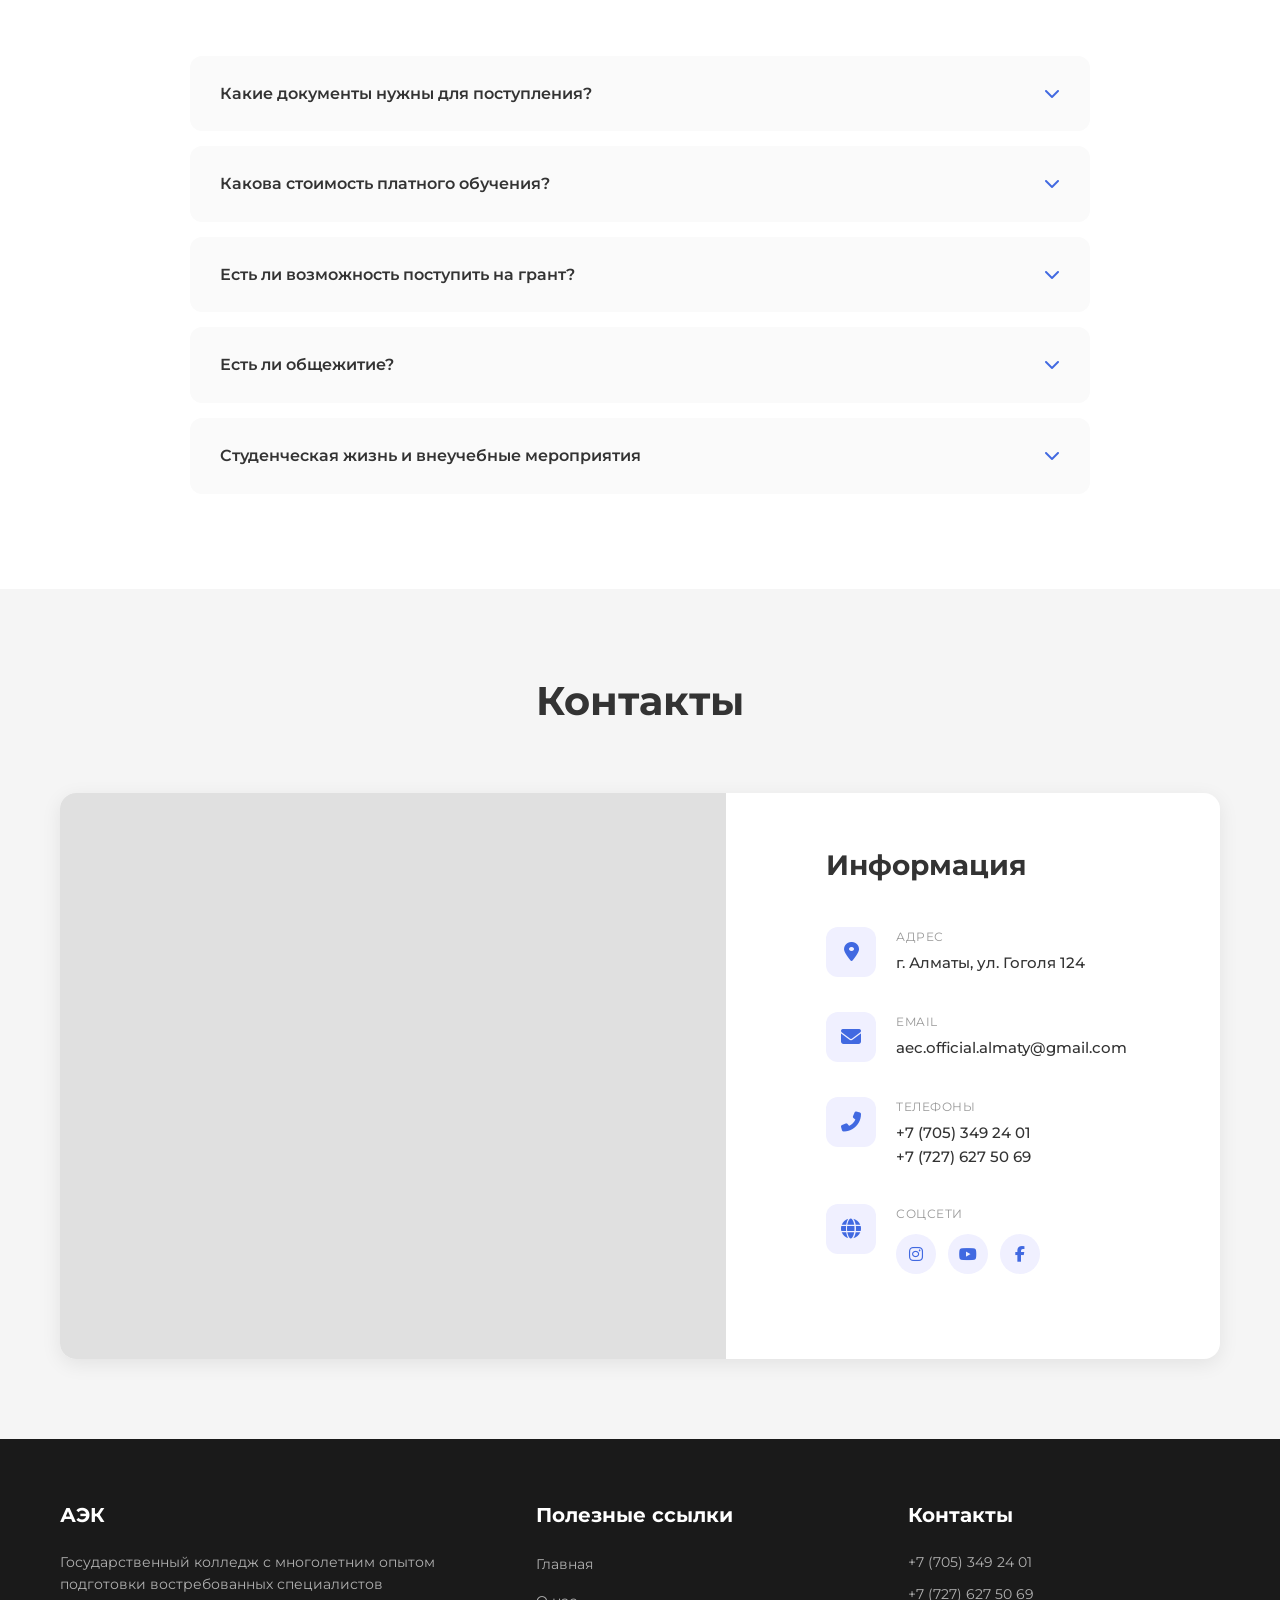
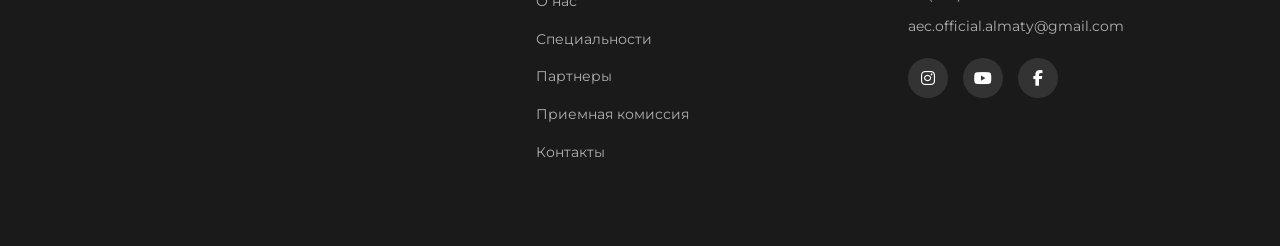
<file: smth.html>
<!DOCTYPE html>
<html lang="ru">
<head>
    <meta charset="UTF-8">
    <meta name="viewport" content="width=device-width, initial-scale=1.0">
    <title>Алматинский Экономический Колледж</title>
    <link rel="preconnect" href="https://fonts.googleapis.com">
    <link rel="preconnect" href="https://fonts.gstatic.com" crossorigin>
    <link href="https://fonts.googleapis.com/css2?family=Montserrat:wght@400;500;600;700&display=swap" rel="stylesheet">
    <link rel="stylesheet" href="https://cdnjs.cloudflare.com/ajax/libs/font-awesome/6.4.0/css/all.min.css">
    <style>
        * {
            margin: 0;
            padding: 0;
            box-sizing: border-box;
        }

        body {
            font-family: 'Montserrat', sans-serif;
            background: #f5f5f5;
            line-height: 1.6;
        }

        /* ================= HEADER ================= */
        .header {
            background: white;
            padding: 20px 60px;
            display: flex;
            justify-content: space-between;
            align-items: center;
            box-shadow: 0 2px 10px rgba(0,0,0,0.05);
            position: sticky;
            top: 0;
            z-index: 1000;
        }

        .logo {
            height: 60px;
        }

        .nav ul {
            list-style: none;
            display: flex;
            gap: 35px;
            align-items: center;
        }

        .nav ul li a {
            text-decoration: none;
            color: #333;
            font-size: 14px;
            font-weight: 500;
            transition: color 0.3s;
            position: relative;
        }

        .nav ul li a:hover,
        .nav ul li a.active {
            color: #4169E1;
        }

        .nav ul li a.active::after {
            content: '';
            position: absolute;
            bottom: -5px;
            left: 0;
            width: 100%;
            height: 2px;
            background: #4169E1;
        }

        /* ================= HERO SECTION ================= */
        .hero {
            background: linear-gradient(135deg, #667eea 0%, #764ba2 100%);
            position: relative;
            overflow: hidden;
            padding: 80px 0 0 0;
        }

        .wave {
            position: absolute;
            bottom: 0;
            left: 0;
            width: 100%;
            z-index: 1;
        }

        .wave img {
            width: 100%;
            display: block;
        }

        .hero-container {
            max-width: 1200px;
            margin: 0 auto;
            padding: 0 60px;
            display: grid;
            grid-template-columns: 1fr 1fr;
            gap: 60px;
            align-items: center;
            position: relative;
            z-index: 2;
        }

        .hero-content h1 {
            font-size: 56px;
            font-weight: 700;
            color: white;
            line-height: 1.2;
            margin-bottom: 25px;
        }

        .hero-content p {
            font-size: 16px;
            color: rgba(255,255,255,0.9);
            line-height: 1.7;
            margin-bottom: 35px;
        }

        .btn {
            background: white;
            color: #4169E1;
            border: none;
            padding: 15px 40px;
            font-size: 15px;
            font-weight: 600;
            border-radius: 8px;
            cursor: pointer;
            transition: all 0.3s;
            font-family: 'Montserrat', sans-serif;
        }

        .btn:hover {
            transform: translateY(-2px);
            box-shadow: 0 10px 25px rgba(0,0,0,0.2);
        }

        .hero-image {
            text-align: right;
        }

        .hero-image img {
            max-width: 100%;
            height: auto;
        }

        .stats-wrapper {
            position: relative;
            z-index: 2;
            padding: 60px 60px 80px 60px;
        }

        .stats {
            max-width: 1200px;
            margin: 0 auto;
            display: grid;
            grid-template-columns: repeat(4, 1fr);
            gap: 40px;
            background: white;
            padding: 40px;
            border-radius: 16px;
            box-shadow: 0 10px 40px rgba(0,0,0,0.1);
        }

        .stat {
            text-align: center;
        }

        .stat span {
            display: block;
            font-size: 48px;
            font-weight: 700;
            color: #4169E1;
            margin-bottom: 10px;
        }

        .stat p {
            font-size: 14px;
            color: #666;
            font-weight: 500;
        }

        /* ================= SECTIONS ================= */
        .container {
            max-width: 1200px;
            margin: 0 auto;
            padding: 80px 60px;
        }

        .section-title {
            text-align: center;
            font-size: 40px;
            font-weight: 700;
            color: #333;
            margin-bottom: 60px;
        }

        /* ================= FEATURES ================= */
        .features {
            display: grid;
            grid-template-columns: 1fr 1fr;
            gap: 30px;
        }

        .feature {
            background: white;
            padding: 40px;
            border-radius: 16px;
            box-shadow: 0 5px 20px rgba(0,0,0,0.08);
            transition: transform 0.3s;
        }

        .feature:hover {
            transform: translateY(-5px);
        }

        .feature-main {
            grid-row: span 2;
            background: linear-gradient(135deg, #667eea 0%, #764ba2 100%);
            color: white;
            display: flex;
            flex-direction: column;
            justify-content: space-between;
        }

        .feature-main h3 {
            font-size: 28px;
            margin-bottom: 20px;
        }

        .feature-main p {
            font-size: 15px;
            line-height: 1.7;
            margin-bottom: 30px;
        }

        .feature-main .btn {
            align-self: flex-start;
        }

        .feature .icon {
            font-size: 40px;
            margin-bottom: 20px;
        }

        .feature h4 {
            font-size: 20px;
            font-weight: 600;
            color: #333;
            margin-bottom: 12px;
        }

        .feature p {
            font-size: 14px;
            color: #666;
            line-height: 1.6;
        }

        /* ================= SPECIALTIES ================= */
        .specialties {
            display: grid;
            grid-template-columns: repeat(2, 1fr);
            gap: 30px;
        }

        .card {
            background: white;
            border-radius: 16px;
            padding: 40px;
            display: grid;
            grid-template-columns: 1fr 1fr;
            gap: 30px;
            align-items: center;
            box-shadow: 0 5px 20px rgba(0,0,0,0.08);
            transition: transform 0.3s;
        }

        .card:hover {
            transform: translateY(-5px);
        }

        .card-content h4 {
            font-size: 22px;
            font-weight: 600;
            color: #333;
            margin-bottom: 20px;
        }

        .card-content ul {
            list-style: none;
            margin-bottom: 25px;
        }

        .card-content ul li {
            font-size: 14px;
            color: #666;
            padding: 8px 0;
            padding-left: 20px;
            position: relative;
        }

        .card-content ul li::before {
            content: '✓';
            position: absolute;
            left: 0;
            color: #4169E1;
            font-weight: 700;
        }

        .btn-small {
            padding: 12px 30px;
            font-size: 14px;
        }

        .card-image img {
            max-width: 100%;
            height: auto;
        }

        /* ================= FAQ SECTION ================= */
        .faq-section {
            background: white;
            padding: 80px 60px;
        }

        .faq-title {
            text-align: center;
            font-size: 40px;
            font-weight: 700;
            color: #333;
            margin-bottom: 60px;
        }

        .faq-container {
            max-width: 900px;
            margin: 0 auto;
        }

        .faq-item {
            background: #FAFAFA;
            border-radius: 12px;
            margin-bottom: 15px;
            overflow: hidden;
            transition: all 0.3s;
        }

        .faq-question {
            padding: 25px 30px;
            font-size: 16px;
            font-weight: 600;
            color: #333;
            cursor: pointer;
            display: flex;
            justify-content: space-between;
            align-items: center;
            transition: all 0.3s;
        }

        .faq-question:hover {
            color: #4169E1;
        }

        .faq-icon {
            transition: transform 0.3s;
            color: #4169E1;
        }

        .faq-item.active .faq-icon {
            transform: rotate(180deg);
        }

        .faq-answer {
            max-height: 0;
            overflow: hidden;
            transition: max-height 0.3s ease-out;
            padding: 0 30px;
            font-size: 14px;
            line-height: 1.7;
            color: #666;
        }

        .faq-item.active .faq-answer {
            max-height: 500px;
            padding: 0 30px 25px 30px;
        }

        /* ================= CONTACT SECTION ================= */
        .contact-section {
            background: #f5f5f5;
            padding: 80px 60px;
        }

        .contact-container {
            max-width: 1200px;
            margin: 0 auto;
        }

        .contact-title {
            text-align: center;
            font-size: 40px;
            font-weight: 700;
            color: #333;
            margin-bottom: 60px;
        }

        .contact-content {
            display: grid;
            grid-template-columns: 1.5fr 1fr;
            gap: 50px;
            background: white;
            border-radius: 16px;
            overflow: hidden;
            box-shadow: 0 5px 20px rgba(0,0,0,0.08);
        }

        .contact-map {
            background: #e0e0e0;
            min-height: 500px;
        }

        .contact-info {
            padding: 50px;
        }

        .info-title {
            font-size: 28px;
            font-weight: 700;
            color: #333;
            margin-bottom: 40px;
        }

        .info-item {
            display: flex;
            gap: 20px;
            margin-bottom: 35px;
        }

        .info-icon {
            width: 50px;
            height: 50px;
            background: #f0f0ff;
            border-radius: 12px;
            display: flex;
            align-items: center;
            justify-content: center;
            color: #4169E1;
            font-size: 20px;
            flex-shrink: 0;
        }

        .info-label {
            font-size: 12px;
            color: #999;
            text-transform: uppercase;
            letter-spacing: 0.5px;
            margin-bottom: 5px;
        }

        .info-text {
            font-size: 15px;
            color: #333;
            font-weight: 500;
        }

        .social-links {
            display: flex;
            gap: 12px;
            margin-top: 10px;
        }

        .social-link {
            width: 40px;
            height: 40px;
            border-radius: 50%;
            background: #f0f0ff;
            display: flex;
            align-items: center;
            justify-content: center;
            color: #4169E1;
            text-decoration: none;
            transition: all 0.3s;
        }

        .social-link:hover {
            background: #4169E1;
            color: white;
            transform: translateY(-3px);
        }

        /* ================= FOOTER ================= */
        .footer {
            background: #1a1a1a;
            color: white;
            padding: 60px 60px 30px 60px;
        }

        .footer-container {
            max-width: 1200px;
            margin: 0 auto;
            display: grid;
            grid-template-columns: 2fr 1.5fr 1.5fr;
            gap: 60px;
            margin-bottom: 40px;
        }

        .footer-section h3 {
            font-size: 20px;
            font-weight: 700;
            margin-bottom: 20px;
            color: white;
        }

        .footer-section p {
            font-size: 14px;
            line-height: 1.6;
            color: #b0b0b0;
        }

        .footer-links {
            list-style: none;
        }

        .footer-links li {
            margin-bottom: 12px;
        }

        .footer-links li a {
            color: #b0b0b0;
            text-decoration: none;
            font-size: 14px;
            transition: color 0.3s;
        }

        .footer-links li a:hover {
            color: #4169E1;
        }

        .footer-contact p {
            font-size: 14px;
            color: #b0b0b0;
            margin-bottom: 10px;
        }

        .footer-social {
            display: flex;
            gap: 15px;
            margin-top: 20px;
        }

        .footer-social a {
            width: 40px;
            height: 40px;
            border-radius: 50%;
            background: #333;
            display: flex;
            align-items: center;
            justify-content: center;
            color: white;
            text-decoration: none;
            transition: all 0.3s;
        }

        .footer-social a:hover {
            background: #4169E1;
            transform: translateY(-3px);
        }

        /* ================= RESPONSIVE ================= */
        @media (max-width: 1024px) {
            .header {
                padding: 20px 40px;
            }

            .nav ul {
                gap: 20px;
            }

            .nav ul li a {
                font-size: 13px;
            }

            .hero-container,
            .container,
            .faq-section,
            .contact-section,
            .footer {
                padding-left: 40px;
                padding-right: 40px;
            }

            .hero-content h1 {
                font-size: 42px;
            }

            .stats {
                grid-template-columns: repeat(2, 1fr);
            }

            .features,
            .specialties {
                grid-template-columns: 1fr;
            }

            .feature-main {
                grid-row: auto;
            }

            .contact-content {
                grid-template-columns: 1fr;
            }

            .footer-container {
                grid-template-columns: 1fr 1fr;
            }
        }

        @media (max-width: 768px) {
            .header {
                flex-direction: column;
                gap: 20px;
                padding: 20px;
            }

            .nav ul {
                flex-wrap: wrap;
                justify-content: center;
                gap: 15px;
            }

            .hero-container {
                grid-template-columns: 1fr;
                padding: 0 20px;
            }

            .hero-content h1 {
                font-size: 36px;
            }

            .hero-image {
                text-align: center;
            }

            .stats {
                grid-template-columns: 1fr;
                padding: 30px;
            }

            .stat span {
                font-size: 36px;
            }

            .container,
            .faq-section,
            .contact-section,
            .footer {
                padding: 40px 20px;
            }

            .section-title,
            .faq-title,
            .contact-title {
                font-size: 32px;
            }

            .card {
                grid-template-columns: 1fr;
                padding: 30px;
            }

            .contact-info {
                padding: 30px 20px;
            }

            .footer-container {
                grid-template-columns: 1fr;
                gap: 30px;
            }
        }
    </style>
</head>
<body>

<!-- ================= HEADER ================= -->
<header class="header">
    <img src="img/aec.svg" class="logo" alt="Логотип АЭК">
    <nav class="nav">
        <ul>
            <li><a href="#" class="active">Главная</a></li>
            <li><a href="/about.html">О нас</a></li>
            <li><a href="#">Специальности</a></li>
            <li><a href="#">Партнеры</a></li>
            <li><a href="#">Приемная комиссия</a></li>
            <li><a href="#">УМО</a></li>
            <li><a href="#">Контакты</a></li>
        </ul>
    </nav>
</header>

<!-- ================= HERO SECTION ================= -->
<section class="hero">
    <div class="hero-container">
        <div class="hero-content">
            <h1>Алматинский<br>Экономический<br>Колледж</h1>
            <p>Государственное учебное заведение, которое<br>более 80 лет готовит квалифицированные кадры<br>по специальностям</p>
            <button class="btn">Оставить заявку</button>
        </div>

        <div class="hero-image">
            <img src="img/graduates.png" alt="Выпускники">
        </div>
    </div>

    <div class="wave">
        <img src="img/wave.svg" alt="">
    </div>

    <!-- СТАТИСТИКА -->
    <div class="stats-wrapper">
        <div class="stats">
            <div class="stat">
                <span>2500</span>
                <p>Выпусков</p>
            </div>
            <div class="stat">
                <span>10</span>
                <p>Квалификаций</p>
            </div>
            <div class="stat">
                <span>7</span>
                <p>Специальностей</p>
            </div>
            <div class="stat">
                <span>100%</span>
                <p>Качества</p>
            </div>
        </div>
    </div>
</section>

<!-- ================= WHY US SECTION ================= -->
<section class="container">
    <h2 class="section-title">Почему выбирают нас?</h2>

    <div class="features">
        <div class="feature feature-main">
            <div>
                <h3>Почему выбирают нас?</h3>
                <p>
                    Наш колледж имеет все необходимые аккредитации и признания,
                    подтверждающие высокий уровень образования. Наши учебные программы
                    соответствуют самым современным требованиям.
                </p>
            </div>
            <button class="btn">Читать больше →</button>
        </div>

        <div class="feature">
            <div class="icon">🎓</div>
            <h4>Образовательные программы</h4>
            <p>Образование, ориентированное на актуальные потребности рынка труда.</p>
        </div>

        <div class="feature">
            <div class="icon">👨‍🏫</div>
            <h4>Опытные преподаватели</h4>
            <p>Высококвалифицированный состав и всесторонняя поддержка студентов.</p>
        </div>

        <div class="feature">
            <div class="icon">📈</div>
            <h4>Карьерные возможности</h4>
            <p>Стажировки, ярмарки вакансий и помощь в трудоустройстве.</p>
        </div>
    </div>
</section>

<!-- ================= SPECIALTIES SECTION ================= -->
<section class="container">
    <h2 class="section-title">Наши специальности</h2>

    <div class="specialties">
        <div class="card card--software">
            <div class="card-content">
                <h4>Программное обеспечение</h4>
                <ul>
                    <li>Web-дизайнер</li>
                    <li>Разработчик программного обеспечения</li>
                </ul>
                <button class="btn btn-small">Подробнее →</button>
            </div>
            <div class="card-image">
                <img src="img/software.svg" alt="Программное обеспечение">
            </div>
        </div>

        <div class="card card--bank">
            <div class="card-content">
                <h4>Банковское дело</h4>
                <ul>
                    <li>Менеджер банковских операций</li>
                </ul>
                <button class="btn btn-small">Подробнее →</button>
            </div>
            <div class="card-image">
                <img src="img/bank.svg" alt="Банковское дело">
            </div>
        </div>

        <div class="card card--food">
            <div class="card-content">
                <h4>Организация питания</h4>
                <ul>
                    <li>Оператор по производству</li>
                    <li>Кондитер</li>
                    <li>Повар</li>
                </ul>
                <button class="btn btn-small">Подробнее →</button>
            </div>
            <div class="card-image">
                <img src="img/food.svg" alt="Организация питания">
            </div>
        </div>

        <div class="card card--accounting">
            <div class="card-content">
                <h4>Учет и аудит</h4>
                <ul>
                    <li>Бухгалтер</li>
                </ul>
                <button class="btn btn-small">Подробнее →</button>
            </div>
            <div class="card-image">
                <img src="img/accounting.svg" alt="Учет и аудит">
            </div>
        </div>
    </div>
</section>

<!-- ================= FAQ SECTION ================= -->
<section class="faq-section">
    <h2 class="faq-title">Часто задаваемые вопросы</h2>
    
    <div class="faq-container">
        <div class="faq-item">
            <div class="faq-question">
                Какие документы нужны для поступления?
                <div class="faq-icon"><i class="fas fa-chevron-down"></i></div>
            </div>
            <div class="faq-answer">
                Для поступления необходимо: документ об образовании (подлинник), ЭЦП ключ, 6 фотографий 3х4, медицинская справка формы №075/у, №063, снимок флюорографии, копия удостоверения личности (индивидуальная и родителей), и для иностранных (выдувка) граждан).
            </div>
        </div>

        <div class="faq-item">
            <div class="faq-question">
                Какова стоимость платного обучения?
                <div class="faq-icon"><i class="fas fa-chevron-down"></i></div>
            </div>
            <div class="faq-answer">
                Стоимость обучения составляет 500 тысяч тенге для специалистов среднего звена и 400 тысяч тенге по рабочим квалификациям. Оплата производится поэтапно.
            </div>
        </div>

        <div class="faq-item">
            <div class="faq-question">
                Есть ли возможность поступить на грант?
                <div class="faq-icon"><i class="fas fa-chevron-down"></i></div>
            </div>
            <div class="faq-answer">
                Да, Алматинский экономический колледж предоставляет грантовые места по всем 7 специальностям. Грантовые места означают бесплатное обучение.
            </div>
        </div>

        <div class="faq-item">
            <div class="faq-question">
                Есть ли общежитие?
                <div class="faq-icon"><i class="fas fa-chevron-down"></i></div>
            </div>
            <div class="faq-answer">
                Да, иногородним студентам предоставляется общежитие.
            </div>
        </div>

        <div class="faq-item">
            <div class="faq-question">
                Студенческая жизнь и внеучебные мероприятия
                <div class="faq-icon"><i class="fas fa-chevron-down"></i></div>
            </div>
            <div class="faq-answer">
                Студенческая жизнь в АЭК — это яркий, насыщенный и многогранный этап в жизни каждого студента. Здесь создаются не только профессиональные навыки, но и формируются личностные качества, развивается лидерство, инициатива и социальная активность.
            </div>
        </div>
    </div>
</section>

<!-- ================= CONTACT SECTION ================= -->
<section class="contact-section">
    <div class="contact-container">
        <h2 class="contact-title">Контакты</h2>
        
        <div class="contact-content">
            <div class="contact-map">
                <!-- Здесь можно вставить Google Maps iframe -->
                <!-- <iframe src="..." width="100%" height="100%" frameborder="0"></iframe> -->
            </div>

            <div class="contact-info">
                <h3 class="info-title">Информация</h3>

                <div class="info-item">
                    <div class="info-icon">
                        <i class="fas fa-map-marker-alt"></i>
                    </div>
                    <div class="info-details">
                        <div class="info-label">Адрес</div>
                        <div class="info-text">г. Алматы, ул. Гоголя 124</div>
                    </div>
                </div>

                <div class="info-item">
                    <div class="info-icon">
                        <i class="fas fa-envelope"></i>
                    </div>
                    <div class="info-details">
                        <div class="info-label">Email</div>
                        <div class="info-text">aec.official.almaty@gmail.com</div>
                    </div>
                </div>

                <div class="info-item">
                    <div class="info-icon">
                        <i class="fas fa-phone-alt"></i>
                    </div>
                    <div class="info-details">
                        <div class="info-label">Телефоны</div>
                        <div class="info-text">+7 (705) 349 24 01</div>
                        <div class="info-text">+7 (727) 627 50 69</div>
                    </div>
                </div>

                <div class="info-item">
                    <div class="info-icon">
                        <i class="fa-solid fa-globe"></i>
                    </div>
                    <div class="info-details">
                        <div class="info-label">Соцсети</div>
                        <div class="social-links">
                            <a href="#" class="social-link" aria-label="Instagram">
                                <i class="fab fa-instagram"></i>
                            </a>
                            <a href="#" class="social-link" aria-label="YouTube">
                                <i class="fab fa-youtube"></i>
                            </a>
                            <a href="#" class="social-link" aria-label="Facebook">
                                <i class="fab fa-facebook-f"></i>
                            </a>
                        </div>
                    </div>
                </div>
            </div>
        </div>
    </div>
</section>

<!-- ================= FOOTER ================= -->
<footer class="footer">
    <div class="footer-container">
        <div class="footer-section">
            <h3>АЭК</h3>
            <p>Государственный колледж с многолетним опытом подготовки востребованных специалистов</p>
        </div>

        <div class="footer-section">
            <h3>Полезные ссылки</h3>
            <ul class="footer-links">
                <li><a href="#">Главная</a></li>
                <li><a href="#">О нас</a></li>
                <li><a href="#">Специальности</a></li>
                <li><a href="#">Партнеры</a></li>
                <li><a href="#">Приемная комиссия</a></li>
                <li><a href="#">Контакты</a></li>
            </ul>
        </div>

        <div class="footer-section">
            <h3>Контакты</h3>
            <div class="footer-contact">
                <p>+7 (705) 349 24 01</p>
                <p>+7 (727) 627 50 69</p>
                <p>aec.official.almaty@gmail.com</p>
                
                <div class="footer-social">
                    <a href="#" aria-label="Instagram"><i class="fab fa-instagram"></i></a>
                    <a href="#" aria-label="YouTube"><i class="fab fa-youtube"></i></a>
                    <a href="#" aria-label="Facebook"><i class="fab fa-facebook-f"></i></a>
                </div>
            </div>
        </div>
    </div>
</footer>

<script>
    // FAQ Accordion functionality
    const faqItems = document.querySelectorAll('.faq-item');
    
    faqItems.forEach(item => {
        const question = item.querySelector('.faq-question');
        
        question.addEventListener('click', () => {
            // Toggle active class
            const isActive = item.classList.contains('active');
            
            // Close all other items
            faqItems.forEach(otherItem => {
                otherItem.classList.remove('active');
            });
            
            // If wasn't active, open it
            if (!isActive) {
                item.classList.add('active');
            }
        });
    });
</script>

    <script src="/js/chatbot.js"></script>
</body>
</html>
</file>
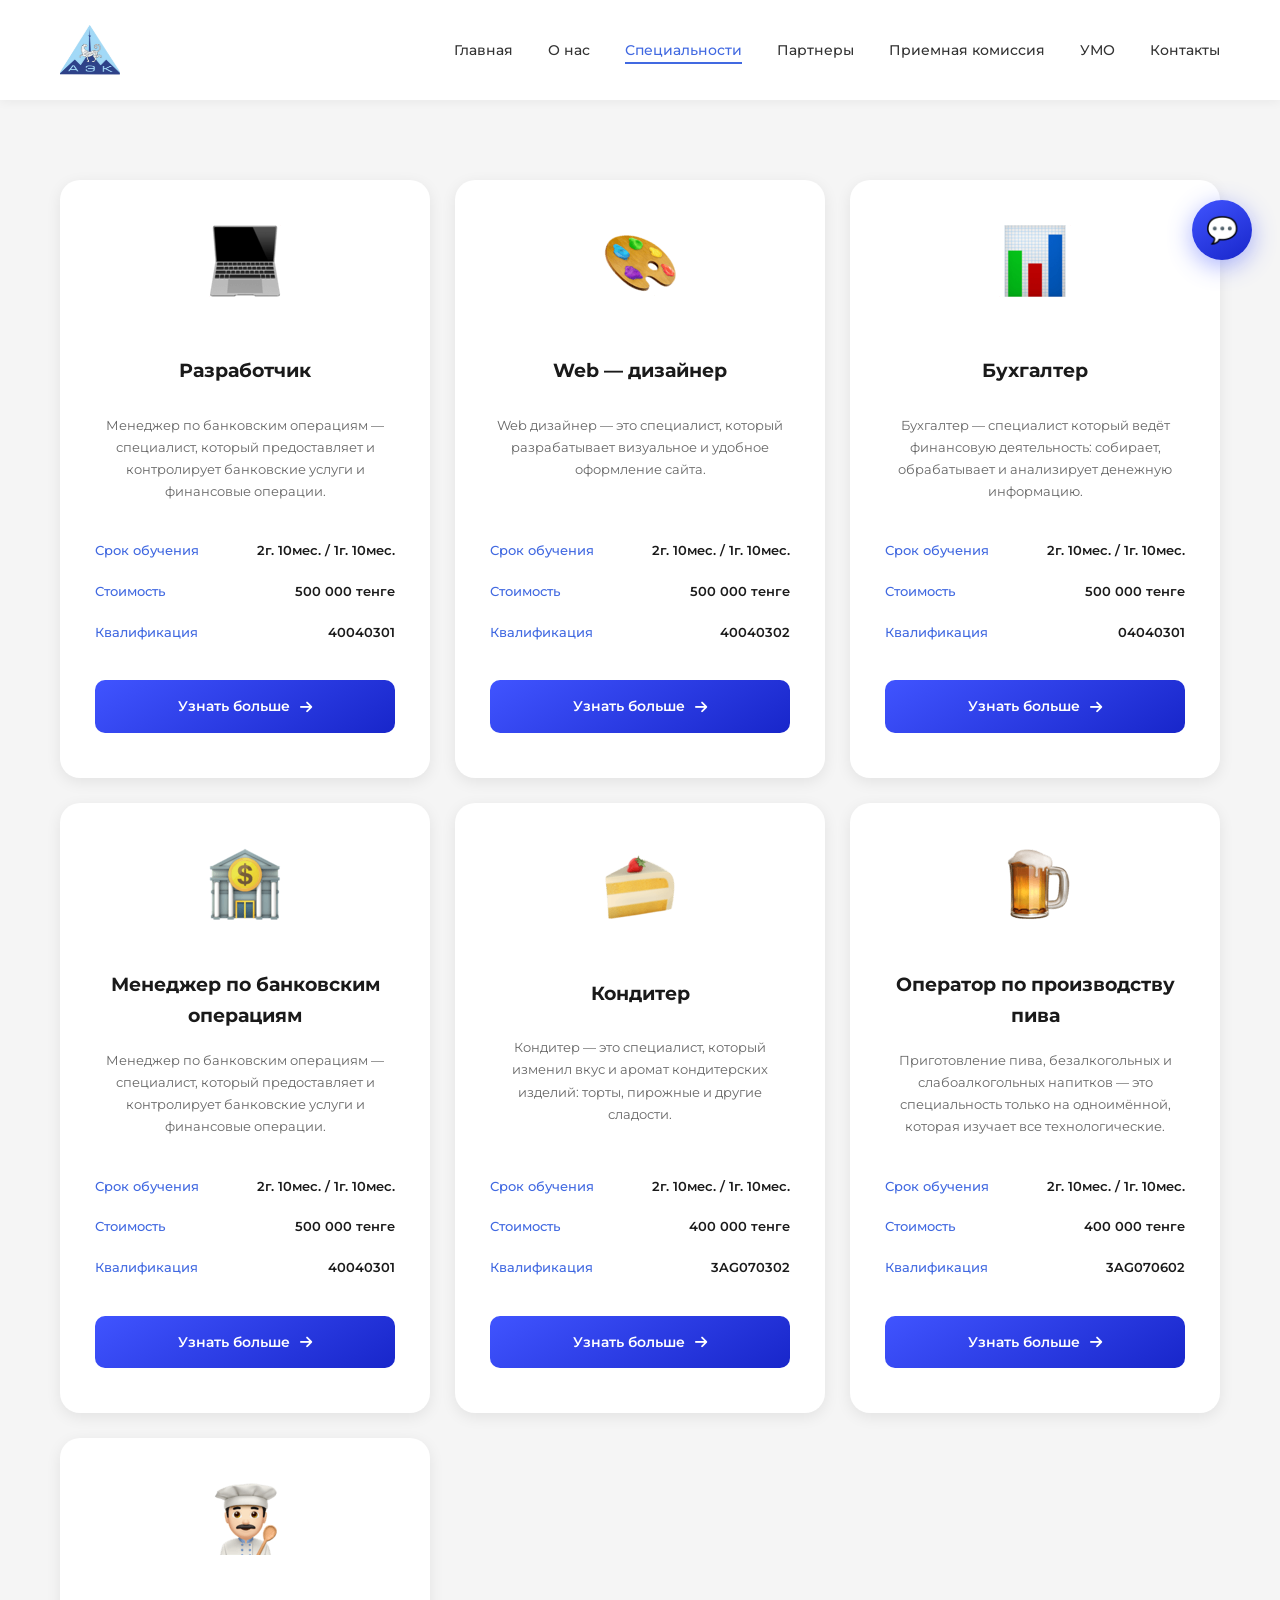
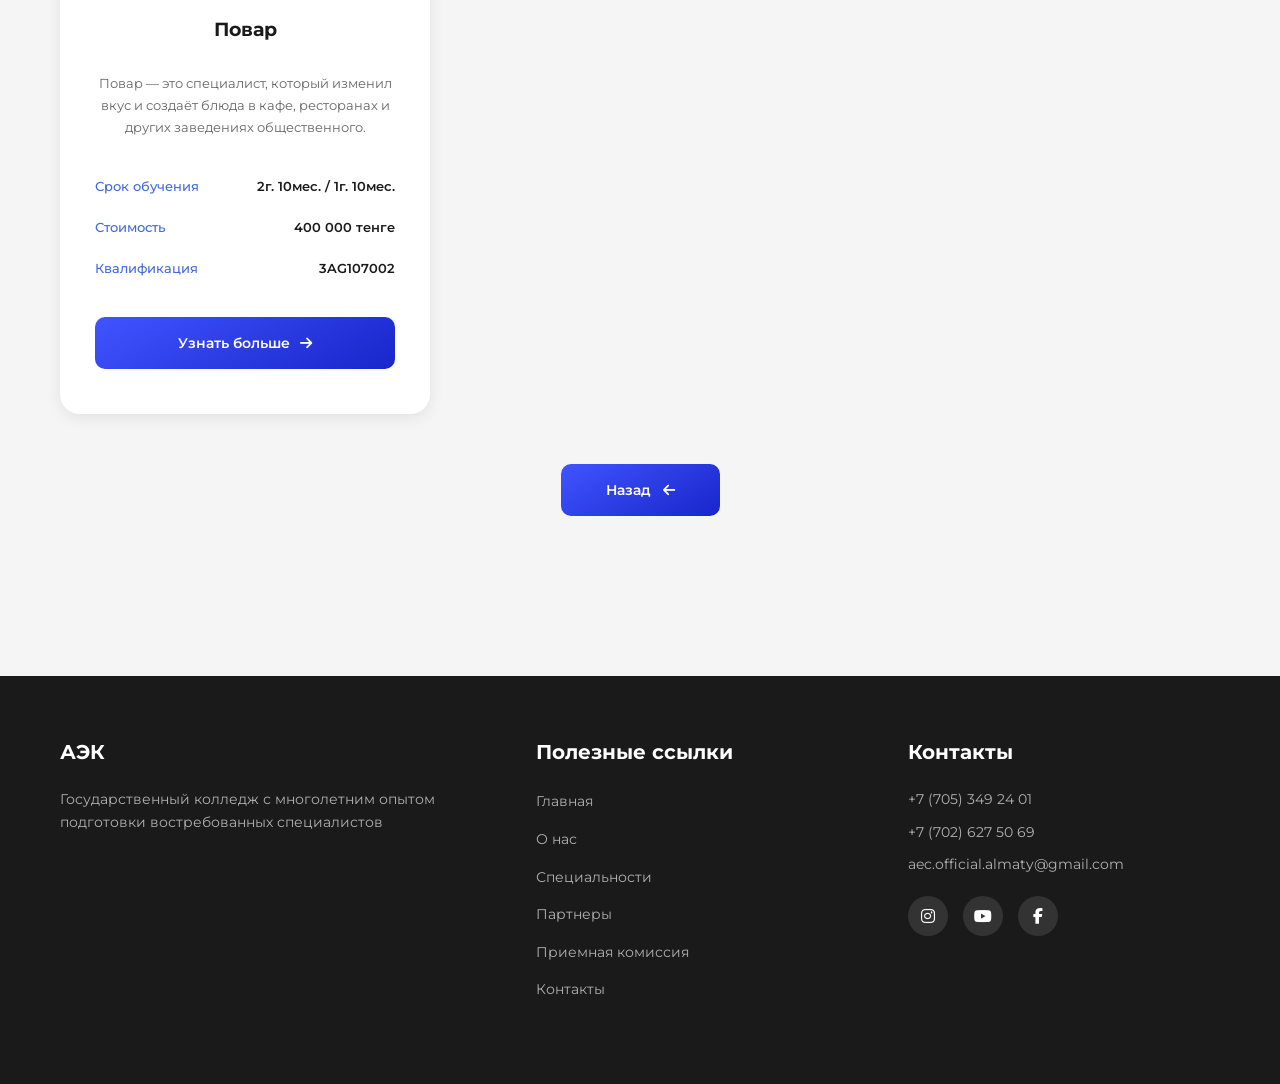
<file: specialties.html>
<!DOCTYPE html>
<html lang="ru">
<head>
    <meta charset="UTF-8">
    <meta name="viewport" content="width=device-width, initial-scale=1.0">
    <title>Специальности - Алматинский Экономический Колледж</title>
    <link rel="preconnect" href="https://fonts.googleapis.com">
    <link rel="preconnect" href="https://fonts.gstatic.com" crossorigin>
    <link href="https://fonts.googleapis.com/css2?family=Montserrat:wght@400;500;600;700&display=swap" rel="stylesheet">
    <link rel="stylesheet" href="https://cdnjs.cloudflare.com/ajax/libs/font-awesome/6.4.0/css/all.min.css">
    <link rel="stylesheet" href="css/jsstyle.css">
    <style>
        * {
            margin: 0;
            padding: 0;
            box-sizing: border-box;
        }

        body {
            font-family: 'Montserrat', sans-serif;
            background: #f5f5f5;
            line-height: 1.6;
        }

        /* шапка */
        .header {
            background: white;
            padding: 20px 60px;
            display: flex;
            justify-content: space-between;
            align-items: center;
            box-shadow: 0 2px 10px rgba(0,0,0,0.05);
            position: sticky;
            top: 0;
            z-index: 1000;
        }

        .logo {
            height: 60px;
        }

        .nav ul {
            list-style: none;
            display: flex;
            gap: 35px;
            align-items: center;
        }

        .nav ul li a {
            text-decoration: none;
            color: #333;
            font-size: 14px;
            font-weight: 500;
            transition: color 0.3s;
            position: relative;
        }

        .nav ul li a:hover,
        .nav ul li a.active {
            color: #4169E1;
        }

        .nav ul li a.active::after {
            content: '';
            position: absolute;
            bottom: -5px;
            left: 0;
            width: 100%;
            height: 2px;
            background: #4169E1;
        }

        /* специальности */
        .specialties-section {
            max-width: 1400px;
            margin: 0 auto;
            padding: 80px 60px;
        }

        .specialties-grid {
            display: grid;
            grid-template-columns: repeat(3, 1fr);
            gap: 25px;
            margin-bottom: 50px;
        }

        .specialty-card {
            background: white;
            border-radius: 20px;
            padding: 45px 35px;
            box-shadow: 0 4px 15px rgba(0,0,0,0.08);
            transition: transform 0.3s, box-shadow 0.3s;
            display: flex;
            flex-direction: column;
            align-items: center;
            text-align: center;
        }

        .specialty-card:hover {
            transform: translateY(-5px);
            box-shadow: 0 8px 25px rgba(0,0,0,0.12);
        }

        .specialty-icon {
            font-size: 56px;
            margin-bottom: 25px;
        }

        .specialty-card h3 {
            font-size: 19px;
            font-weight: 700;
            color: #1a1a1a;
            margin-bottom: 18px;
            min-height: 48px;
            display: flex;
            align-items: center;
            justify-content: center;
        }

        .specialty-card p {
            font-size: 13px;
            line-height: 1.7;
            color: #666;
            margin-bottom: 28px;
            flex-grow: 1;
            text-align: center;
        }

        .specialty-info {
            margin-bottom: 28px;
            width: 100%;
        }

        .info-row {
            display: flex;
            justify-content: space-between;
            align-items: center;
            padding: 10px 0;
            font-size: 13px;
        }

        .info-label {
            color: #4169E1;
            font-weight: 500;
            text-align: left;
        }

        .info-value {
            color: #1a1a1a;
            font-weight: 600;
            text-align: right;
        }

        .specialty-btn {
            background: #4054FF;
            background: linear-gradient(149deg, rgba(64, 84, 255, 1) 0%, rgba(24, 38, 202, 1) 100%);
            color: white;
            border: none;
            padding: 15px 35px;
            border-radius: 10px;
            font-size: 14px;
            font-weight: 600;
            cursor: pointer;
            transition: all 0.3s;
            font-family: 'Montserrat', sans-serif;
            width: 100%;
            display: flex;
            align-items: center;
            justify-content: center;
            gap: 10px;
            text-decoration: none;
        }

        .specialty-btn:hover {
            background: #2952CC;
            transform: translateY(-2px);
        }

        .more-btn-wrapper {
            text-align: center;
            margin-top: 20px;
        }

        .more-btn {
            background: #4054FF;
            background: linear-gradient(149deg, rgba(64, 84, 255, 1) 0%, rgba(24, 38, 202, 1) 100%);
            color: white;
            border: none;
            padding: 15px 45px;
            border-radius: 10px;
            font-size: 14px;
            font-weight: 600;
            cursor: pointer;
            transition: all 0.3s;
            font-family: 'Montserrat', sans-serif;
            display: inline-flex;
            align-items: center;
            gap: 12px;
            text-decoration: none;
        }

        .more-btn:hover {
            background: #2952CC;
            transform: translateY(-2px);
        }

        /* подвал */
        .footer {
            background: #1a1a1a;
            color: white;
            padding: 60px 60px 30px 60px;
            margin-top: 80px;
        }

        .footer-container {
            max-width: 1200px;
            margin: 0 auto;
            display: grid;
            grid-template-columns: 2fr 1.5fr 1.5fr;
            gap: 60px;
            margin-bottom: 40px;
        }

        .footer-section h3 {
            font-size: 20px;
            font-weight: 700;
            margin-bottom: 20px;
            color: white;
        }

        .footer-section p {
            font-size: 14px;
            line-height: 1.6;
            color: #b0b0b0;
        }

        .footer-links {
            list-style: none;
        }

        .footer-links li {
            margin-bottom: 12px;
        }

        .footer-links li a {
            color: #b0b0b0;
            text-decoration: none;
            font-size: 14px;
            transition: color 0.3s;
        }

        .footer-links li a:hover {
            color: #4169E1;
        }

        .footer-contact p {
            font-size: 14px;
            color: #b0b0b0;
            margin-bottom: 10px;
        }

        .footer-contact a {
            color: #b0b0b0;
            text-decoration: none;
            transition: color 0.3s;
        }

        .footer-contact a:hover {
            color: #4169E1;
        }

        .footer-social {
            display: flex;
            gap: 15px;
            margin-top: 20px;
        }

        .footer-social a {
            width: 40px;
            height: 40px;
            border-radius: 50%;
            background: #333;
            display: flex;
            align-items: center;
            justify-content: center;
            color: white;
            text-decoration: none;
            transition: all 0.3s;
        }

        .footer-social a:hover {
            background: #4169E1;
            transform: translateY(-3px);
        }

        /* адаптив */
        @media (max-width: 1200px) {
            .specialties-section {
                max-width: 1000px;
            }

            .specialties-grid {
                grid-template-columns: repeat(2, 1fr);
                gap: 20px;
            }
        }

        @media (max-width: 1024px) {
            .header {
                padding: 20px 40px;
            }

            .nav ul {
                gap: 20px;
            }

            .nav ul li a {
                font-size: 13px;
            }

            .specialties-section {
                padding: 60px 40px;
            }

            .footer-container {
                grid-template-columns: 1fr 1fr;
            }
        }

        @media (max-width: 768px) {
            .header {
                flex-direction: column;
                gap: 20px;
                padding: 20px;
            }

            .nav ul {
                flex-wrap: wrap;
                justify-content: center;
                gap: 15px;
            }

            .specialties-section {
                padding: 40px 20px;
            }

            .specialties-grid {
                grid-template-columns: 1fr;
            }

            .footer {
                padding: 40px 20px;
            }

            .footer-container {
                grid-template-columns: 1fr;
                gap: 30px;
            }
        }
    </style>
</head>
<body>

<!-- шапка -->
<header class="header">
    <img src="img/aec.svg" class="logo" alt="Логотип АЭК">
    <nav class="nav">
        <ul>
            <li><a href="/index.html">Главная</a></li>
            <li><a href="/about.html">О нас</a></li>
            <li><a href="/specialties.html" class="active">Специальности</a></li>
            <li><a href="/partners.html">Партнеры</a></li>
            <li><a href="/admission.html">Приемная комиссия</a></li>
            <li><a href="/umos.html">УМО</a></li>
            <li><a href="/contacts.html">Контакты</a></li>
        </ul>
    </nav>
</header>

<!-- специальности -->
<section class="specialties-section">
    <div class="specialties-grid">
        <!-- разработчик -->
        <div class="specialty-card">
            <div class="specialty-icon"><img src="img/Laptop.svg" alt="Разработчик"></div>
            <h3>Разработчик</h3>
            <p>Менеджер по банковским операциям — специалист, который предоставляет и контролирует банковские услуги и финансовые операции.</p>
            
            <div class="specialty-info">
                <div class="info-row">
                    <span class="info-label">Срок обучения</span>
                    <span class="info-value">2г. 10мес. / 1г. 10мес.</span>
                </div>
                <div class="info-row">
                    <span class="info-label">Стоимость</span>
                    <span class="info-value">500 000 тенге</span>
                </div>
                <div class="info-row">
                    <span class="info-label">Квалификация</span>
                    <span class="info-value">40040301</span>
                </div>
            </div>
            
            <a href="/specialties/specialty-developer.html" class="specialty-btn">
                Узнать больше
                <i class="fas fa-arrow-right"></i>
            </a>
        </div>

        <!-- web-дизайнер -->
        <div class="specialty-card">
            <div class="specialty-icon"><img src="img/Artist Palette.svg" alt=""></div>
            <h3>Web — дизайнер</h3>
            <p>Web дизайнер — это специалист, который разрабатывает визуальное и удобное оформление сайта.</p>
            
            <div class="specialty-info">
                <div class="info-row">
                    <span class="info-label">Срок обучения</span>
                    <span class="info-value">2г. 10мес. / 1г. 10мес.</span>
                </div>
                <div class="info-row">
                    <span class="info-label">Стоимость</span>
                    <span class="info-value">500 000 тенге</span>
                </div>
                <div class="info-row">
                    <span class="info-label">Квалификация</span>
                    <span class="info-value">40040302</span>
                </div>
            </div>
            
            <a href="/specialties/specialty-webdesigner.html" class="specialty-btn">
                Узнать больше
                <i class="fas fa-arrow-right"></i>
            </a>
        </div>

        <!-- бухгалтер -->
        <div class="specialty-card">
            <div class="specialty-icon"><img src="img/Bar Chart.svg" alt=""></div>
            <h3>Бухгалтер</h3>
            <p>Бухгалтер — специалист который ведёт финансовую деятельность: собирает, обрабатывает и анализирует денежную информацию.</p>
            
            <div class="specialty-info">
                <div class="info-row">
                    <span class="info-label">Срок обучения</span>
                    <span class="info-value">2г. 10мес. / 1г. 10мес.</span>
                </div>
                <div class="info-row">
                    <span class="info-label">Стоимость</span>
                    <span class="info-value">500 000 тенге</span>
                </div>
                <div class="info-row">
                    <span class="info-label">Квалификация</span>
                    <span class="info-value">04040301</span>
                </div>
            </div>
            
            <a href="/specialties/specialty-accountant.html" class="specialty-btn">
                Узнать больше
                <i class="fas fa-arrow-right"></i>
            </a>
        </div>

        <!-- менеджер по банковским операциям -->
        <div class="specialty-card">
            <div class="specialty-icon"><img src="img/Bank2.svg" alt=""></div>
            <h3>Менеджер по банковским операциям</h3>
            <p>Менеджер по банковским операциям — специалист, который предоставляет и контролирует банковские услуги и финансовые операции.</p>
            
            <div class="specialty-info">
                <div class="info-row">
                    <span class="info-label">Срок обучения</span>
                    <span class="info-value">2г. 10мес. / 1г. 10мес.</span>
                </div>
                <div class="info-row">
                    <span class="info-label">Стоимость</span>
                    <span class="info-value">500 000 тенге</span>
                </div>
                <div class="info-row">
                    <span class="info-label">Квалификация</span>
                    <span class="info-value">40040301</span>
                </div>
            </div>
            
            <a href="/specialties/specialty-bank.html" class="specialty-btn">
                Узнать больше
                <i class="fas fa-arrow-right"></i>
            </a>
        </div>

        <!-- кондитер -->
        <div class="specialty-card">
            <div class="specialty-icon"><img src="img/Shortcake.svg" alt=""></div>
            <h3>Кондитер</h3>
            <p>Кондитер — это специалист, который изменил вкус и аромат кондитерских изделий: торты, пирожные и другие сладости.</p>
            
            <div class="specialty-info">
                <div class="info-row">
                    <span class="info-label">Срок обучения</span>
                    <span class="info-value">2г. 10мес. / 1г. 10мес.</span>
                </div>
                <div class="info-row">
                    <span class="info-label">Стоимость</span>
                    <span class="info-value">400 000 тенге</span>
                </div>
                <div class="info-row">
                    <span class="info-label">Квалификация</span>
                    <span class="info-value">3AG070302</span>
                </div>
            </div>
            
            <a href="/specialties/specialty-confectioner.html" class="specialty-btn">
                Узнать больше
                <i class="fas fa-arrow-right"></i>
            </a>
        </div>

        <!-- оператор по производству пива -->
        <div class="specialty-card">
            <div class="specialty-icon"><img src="img/Beer Mug.svg" alt=""></div>
            <h3>Оператор по производству пива</h3>
            <p>Приготовление пива, безалкогольных и слабоалкогольных напитков — это специальность только на одноимённой, которая изучает все технологические.</p>
            
            <div class="specialty-info">
                <div class="info-row">
                    <span class="info-label">Срок обучения</span>
                    <span class="info-value">2г. 10мес. / 1г. 10мес.</span>
                </div>
                <div class="info-row">
                    <span class="info-label">Стоимость</span>
                    <span class="info-value">400 000 тенге</span>
                </div>
                <div class="info-row">
                    <span class="info-label">Квалификация</span>
                    <span class="info-value">3AG070602</span>
                </div>
            </div>
            
            <a href="/specialties/specialty-beer.html" class="specialty-btn">
                Узнать больше
                <i class="fas fa-arrow-right"></i>
            </a>
        </div>

        <!-- повар -->
        <div class="specialty-card">
            <div class="specialty-icon"><img src="img/Man Cook Light Skin Tone.svg" alt=""></div>
            <h3>Повар</h3>
            <p>Повар — это специалист, который изменил вкус и создаёт блюда в кафе, ресторанах и других заведениях общественного.</p>
            
            <div class="specialty-info">
                <div class="info-row">
                    <span class="info-label">Срок обучения</span>
                    <span class="info-value">2г. 10мес. / 1г. 10мес.</span>
                </div>
                <div class="info-row">
                    <span class="info-label">Стоимость</span>
                    <span class="info-value">400 000 тенге</span>
                </div>
                <div class="info-row">
                    <span class="info-label">Квалификация</span>
                    <span class="info-value">3AG107002</span>
                </div>
            </div>
            
            <a href="/specialties/specialty-cook.html" class="specialty-btn">
                Узнать больше
                <i class="fas fa-arrow-right"></i>
            </a>
        </div>
    </div>

    <div class="more-btn-wrapper">
        <a href="index.html" class="more-btn">
            Назад
            <i class="fas fa-arrow-left"></i>
        </a>
    </div>
</section>

<!-- подвал -->
<footer class="footer">
    <div class="footer-container">
        <div class="footer-section">
            <h3>АЭК</h3>
            <p>Государственный колледж с многолетним опытом подготовки востребованных специалистов</p>
        </div>

        <div class="footer-section">
            <h3>Полезные ссылки</h3>
            <ul class="footer-links">
                <li><a href="index.html">Главная</a></li>
                <li><a href="about.html">О нас</a></li>
                <li><a href="specialties.html">Специальности</a></li>
                <li><a href="#">Партнеры</a></li>
                <li><a href="#">Приемная комиссия</a></li>
                <li><a href="#">Контакты</a></li>
            </ul>
        </div>

        <div class="footer-section">
            <h3>Контакты</h3>
            <div class="footer-contact">
                <p>+7 (705) 349 24 01</p>
                <p>+7 (702) 627 50 69</p>
                <p><a href="mailto:aec.official.almaty@gmail.com">aec.official.almaty@gmail.com</a></p>
                
                <div class="footer-social">
                    <a href="#" aria-label="Instagram"><i class="fab fa-instagram"></i></a>
                    <a href="#" aria-label="YouTube"><i class="fab fa-youtube"></i></a>
                    <a href="#" aria-label="Facebook"><i class="fab fa-facebook-f"></i></a>
                </div>
            </div>
        </div>
    </div>
</footer>


<script src="js/page-animations.js"></script>
    <script src="/js/chatbot.js"></script>
</body>
</html>
</file>
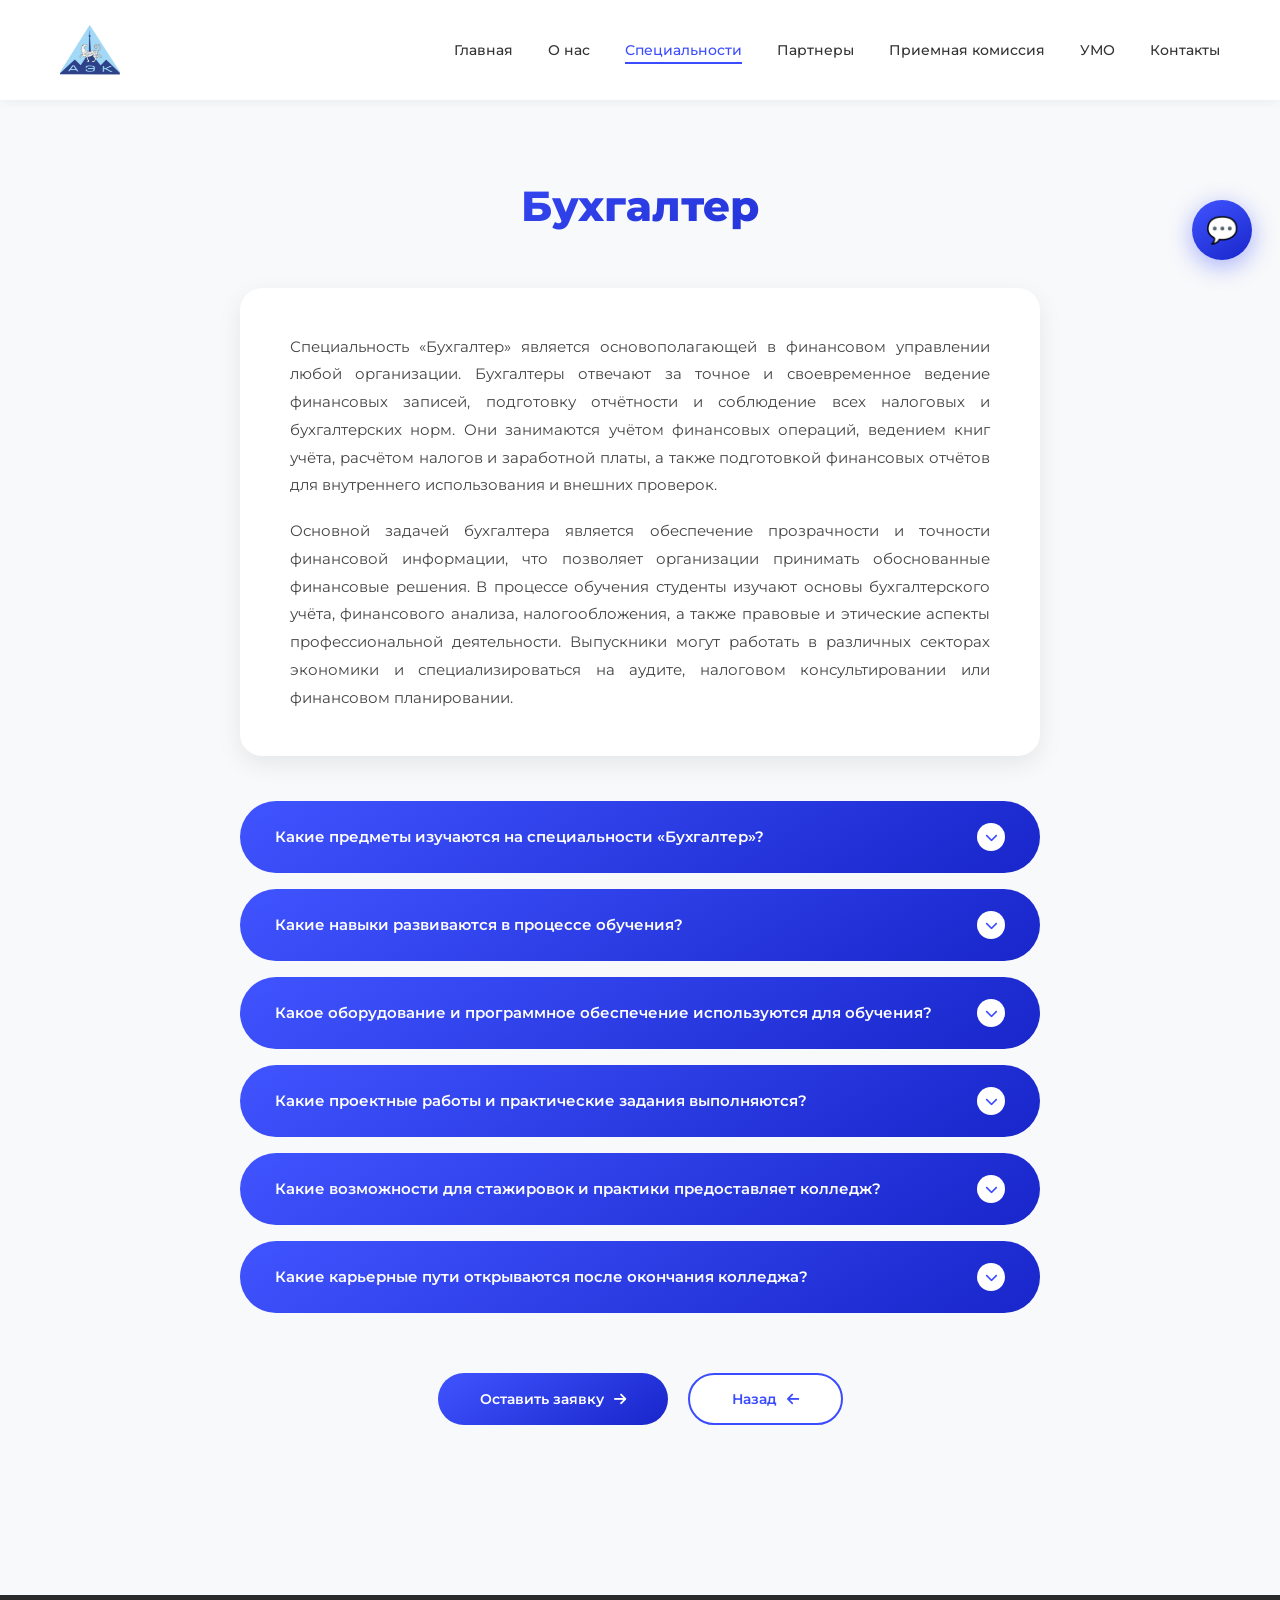
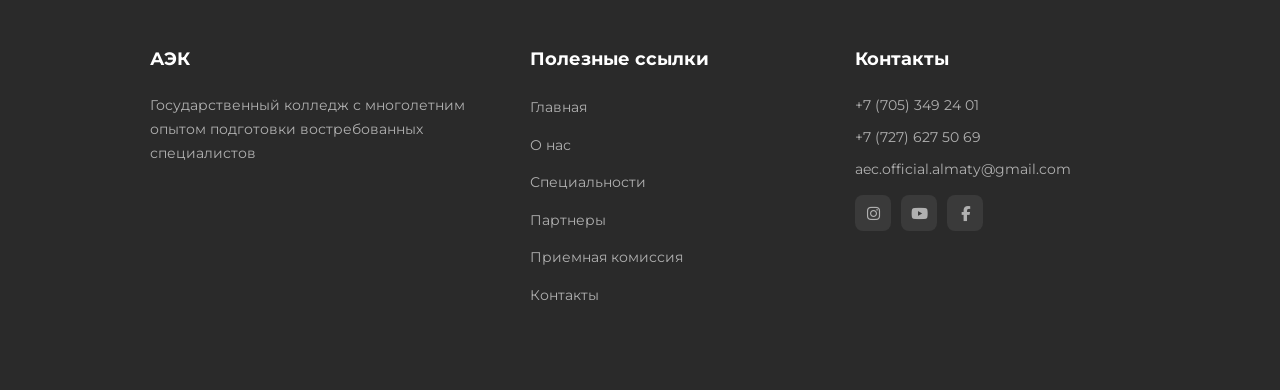
<file: specialties/specialty-accountant.html>
<!DOCTYPE html>
<html lang="ru">
<head>
    <meta charset="UTF-8">
    <meta name="viewport" content="width=device-width, initial-scale=1.0">
    <title>Бухгалтер — АЭК</title>
    <link rel="preconnect" href="https://fonts.googleapis.com">
    <link rel="preconnect" href="https://fonts.gstatic.com" crossorigin>
    <link href="https://fonts.googleapis.com/css2?family=Montserrat:wght@400;500;600;700;800&display=swap" rel="stylesheet">
    <link rel="stylesheet" href="https://cdnjs.cloudflare.com/ajax/libs/font-awesome/6.4.0/css/all.min.css">
    <link rel="stylesheet" href="../css/specialty.css">
    <link rel="stylesheet" href="../css/jsstyle.css">
</head>
<body>

<header class="header">
    <img src="../img/aec.svg" class="logo" alt="Логотип АЭК">
    <nav class="nav">
        <ul>
            <li><a href="/index.html">Главная</a></li>
            <li><a href="/about.html">О нас</a></li>
            <li><a href="/specialties.html" class="active">Специальности</a></li>
            <li><a href="/partners.html">Партнеры</a></li>
            <li><a href="/admission.html">Приемная комиссия</a></li>
            <li><a href="/umos.html">УМО</a></li>
            <li><a href="/contacts.html">Контакты</a></li>
        </ul>
    </nav>
</header>

<section class="specialty-detail">
    <h1 class="specialty-title">Бухгалтер</h1>

    <div class="specialty-description">
        <p>
            Специальность «Бухгалтер» является основополагающей в финансовом управлении любой организации.
            Бухгалтеры отвечают за точное и своевременное ведение финансовых записей, подготовку отчётности
            и соблюдение всех налоговых и бухгалтерских норм. Они занимаются учётом финансовых операций,
            ведением книг учёта, расчётом налогов и заработной платы, а также подготовкой финансовых
            отчётов для внутреннего использования и внешних проверок.
        </p>
        <p>
            Основной задачей бухгалтера является обеспечение прозрачности и точности финансовой информации,
            что позволяет организации принимать обоснованные финансовые решения. В процессе обучения студенты
            изучают основы бухгалтерского учёта, финансового анализа, налогообложения, а также правовые и
            этические аспекты профессиональной деятельности. Выпускники могут работать в различных секторах
            экономики и специализироваться на аудите, налоговом консультировании или финансовом планировании.
        </p>
    </div>

    <div class="faq-section">
        <div class="faq-container">
            <div class="faq-item">
                <div class="faq-question">
                    Какие предметы изучаются на специальности «Бухгалтер»?
                    <span class="faq-icon"><i class="fas fa-chevron-down"></i></span>
                </div>
                <div class="faq-answer">
                    Студенты изучают бухучёт, налогообложение, аудит, экономику, финансовый анализ, правовые основы деятельности организаций, документооборот, учёт заработной платы, учёт активов и обязательств, а также работу в специализированных программах.
                </div>
            </div>

            <div class="faq-item">
                <div class="faq-question">
                    Какие навыки развиваются в процессе обучения?
                    <span class="faq-icon"><i class="fas fa-chevron-down"></i></span>
                </div>
                <div class="faq-answer">
                    Студенты осваивают ведение бухгалтерской отчётности, анализ финансовых показателей, составление первичных документов, расчёт налогов, работу с базами данных, внимательность к деталям и организацию документооборота. Также развивается аналитическое мышление и ответственность.
                </div>
            </div>

            <div class="faq-item">
                <div class="faq-question">
                    Какое оборудование и программное обеспечение используются для обучения?
                    <span class="faq-icon"><i class="fas fa-chevron-down"></i></span>
                </div>
                <div class="faq-answer">
                    Используются современные ПК, бухгалтерские программы: 1С:Бухгалтерия, Excel, электронные системы отчётности, CRM-системы, а также специализированные тренажёры для ведения операций предприятия.
                </div>
            </div>

            <div class="faq-item">
                <div class="faq-question">
                    Какие проектные работы и практические задания выполняются?
                    <span class="faq-icon"><i class="fas fa-chevron-down"></i></span>
                </div>
                <div class="faq-answer">
                    Студенты учатся составлять бухгалтерские документы, формировать отчётность, рассчитывать заработную плату, проводить инвентаризации, выполнять учётные операции на практических кейсах, решать задачи по налогообложению и анализировать финансовые показатели предприятия.
                </div>
            </div>

            <div class="faq-item">
                <div class="faq-question">
                    Какие возможности для стажировок и практики предоставляет колледж?
                    <span class="faq-icon"><i class="fas fa-chevron-down"></i></span>
                </div>
                <div class="faq-answer">
                    Колледж направляет студентов в бухгалтерии предприятий, банков, организаций сферы услуг и госучреждений. Во время стажировки студенты ведут первичную документацию, участвуют в учёте активов и расчётов, помогают в подготовке отчётности.
                </div>
            </div>

            <div class="faq-item">
                <div class="faq-question">
                    Какие карьерные пути открываются после окончания колледжа?
                    <span class="faq-icon"><i class="fas fa-chevron-down"></i></span>
                </div>
                <div class="faq-answer">
                    Выпускники могут работать бухгалтером, помощником бухгалтера, экономистом, налоговым консультантом, специалистом по зарплате, оператором финансовых систем. Возможен рост до главного бухгалтера или финансового менеджера.
                </div>
            </div>
        </div>
    </div>

    <div class="action-buttons">
        <button class="btn-primary">
            Оставить заявку
            <i class="fas fa-arrow-right"></i>
        </button>
        <button class="btn-secondary" onclick="history.back()">
            Назад
            <i class="fas fa-arrow-left"></i>
        </button>
    </div>
</section>

<footer class="footer">
    <div class="footer-container">
        <div class="footer-section">
            <h3>АЭК</h3>
            <p>Государственный колледж с многолетним опытом подготовки востребованных специалистов</p>
        </div>
        <div class="footer-section">
            <h3>Полезные ссылки</h3>
            <ul class="footer-links">
                <li><a href="/index.html">Главная</a></li>
                <li><a href="/about.html">О нас</a></li>
                <li><a href="/specialties.html">Специальности</a></li>
                <li><a href="/partners.html">Партнеры</a></li>
                <li><a href="/admission.html">Приемная комиссия</a></li>
                <li><a href="/contacts.html">Контакты</a></li>
            </ul>
        </div>
        <div class="footer-section">
            <h3>Контакты</h3>
            <div class="footer-contact">
                <p>+7 (705) 349 24 01</p>
                <p>+7 (727) 627 50 69</p>
                <a href="mailto:aec.official.almaty@gmail.com">aec.official.almaty@gmail.com</a>
                <div class="footer-social">
                    <a href="#" aria-label="Instagram"><i class="fab fa-instagram"></i></a>
                    <a href="#" aria-label="YouTube"><i class="fab fa-youtube"></i></a>
                    <a href="#" aria-label="Facebook"><i class="fab fa-facebook-f"></i></a>
                </div>
            </div>
        </div>
    </div>
</footer>

<script src="../js/page-animations.js"></script>
    <script src="/js/chatbot.js"></script>
</body>
</html>
</file>
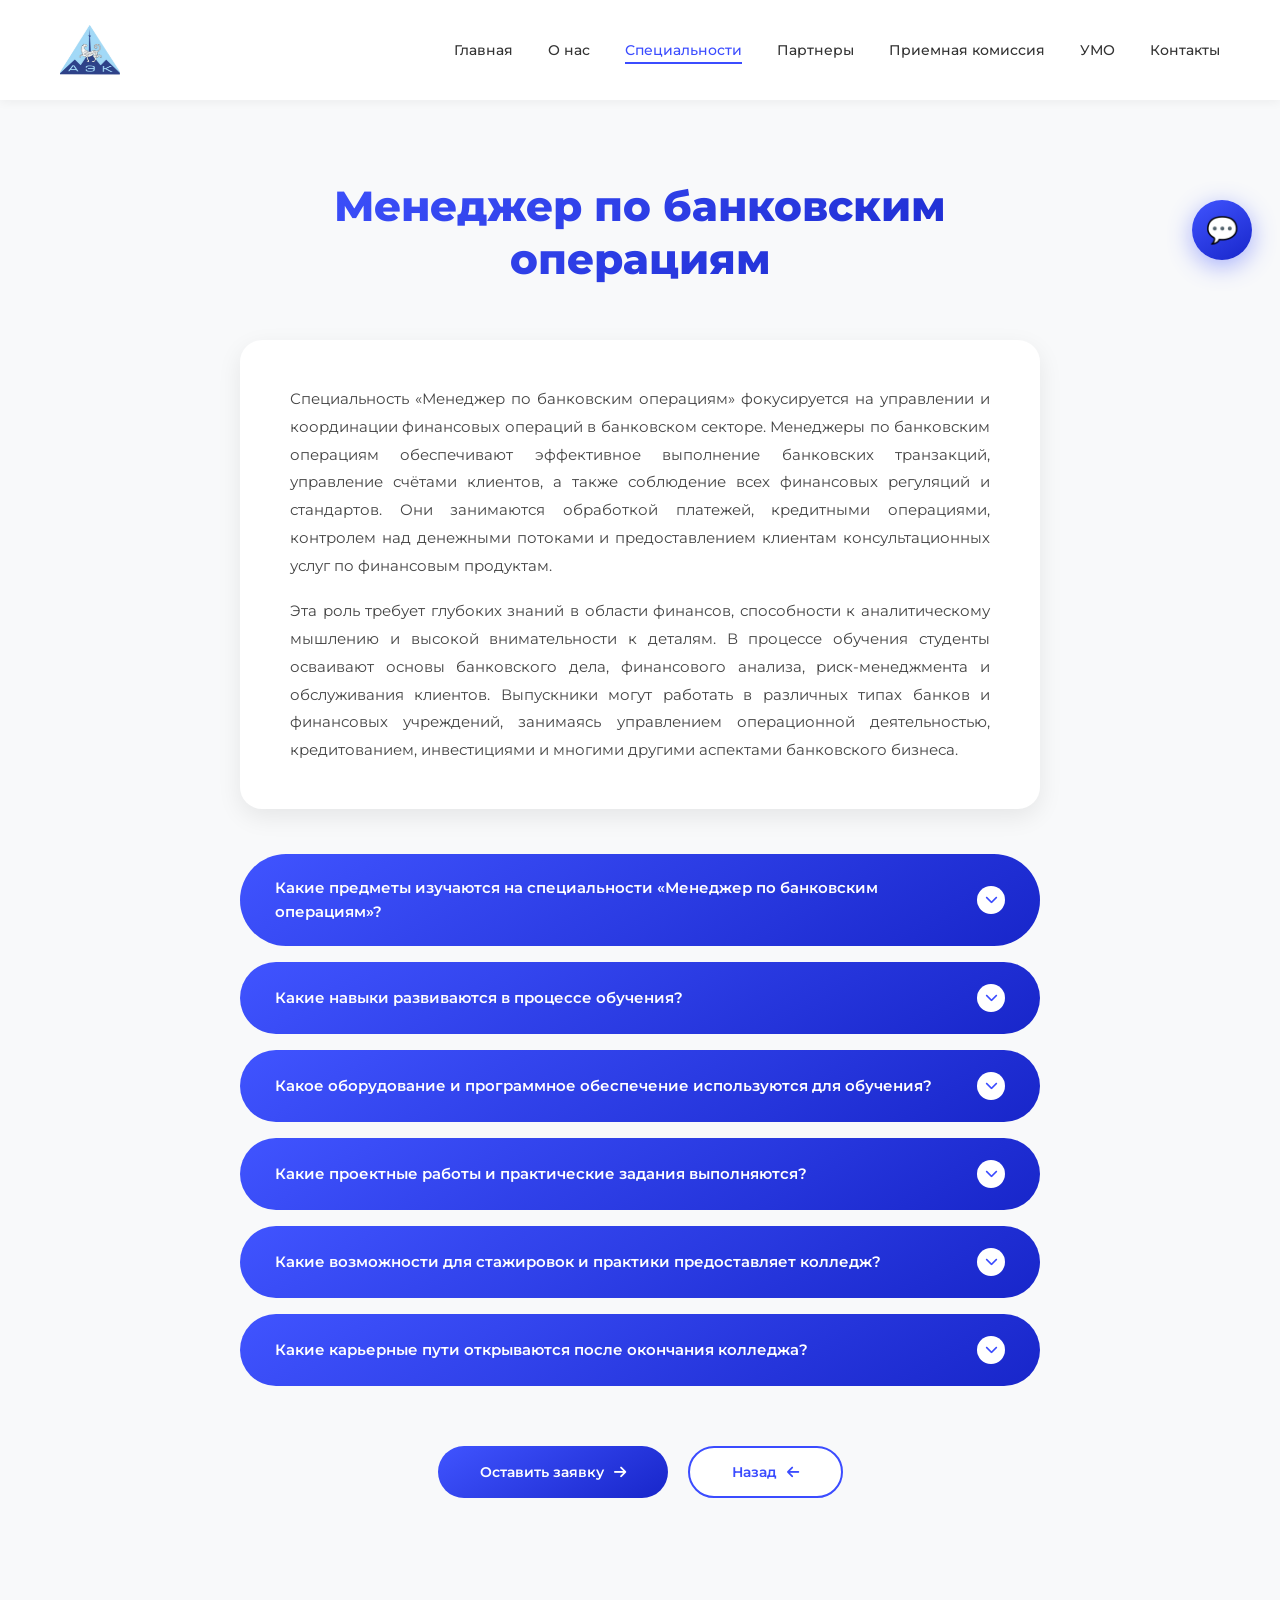
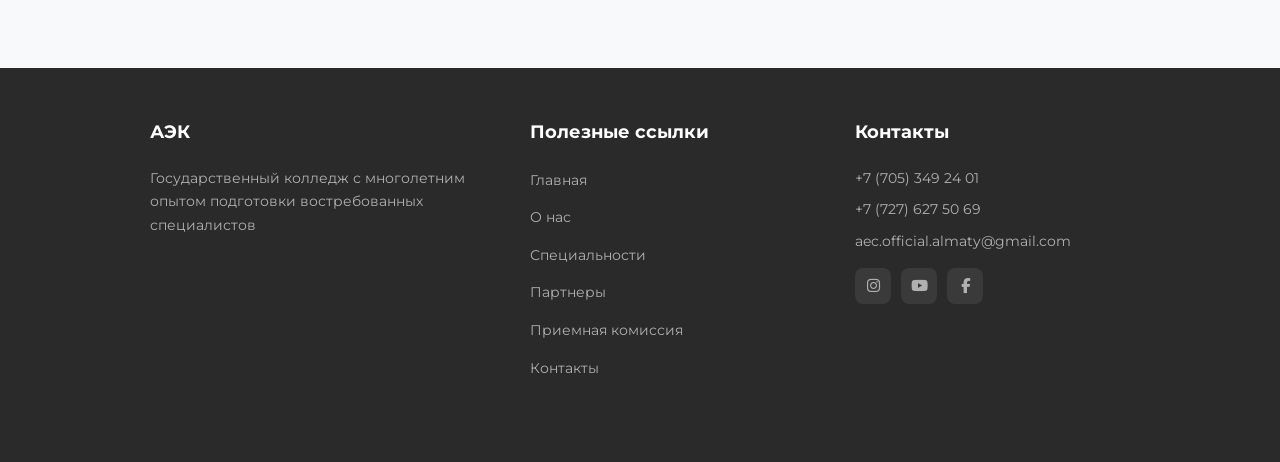
<file: specialties/specialty-bank.html>
<!DOCTYPE html>
<html lang="ru">
<head>
    <meta charset="UTF-8">
    <meta name="viewport" content="width=device-width, initial-scale=1.0">
    <title>Менеджер по банковским операциям — АЭК</title>
    <link rel="preconnect" href="https://fonts.googleapis.com">
    <link rel="preconnect" href="https://fonts.gstatic.com" crossorigin>
    <link href="https://fonts.googleapis.com/css2?family=Montserrat:wght@400;500;600;700;800&display=swap" rel="stylesheet">
    <link rel="stylesheet" href="https://cdnjs.cloudflare.com/ajax/libs/font-awesome/6.4.0/css/all.min.css">
    <link rel="stylesheet" href="../css/specialty.css">
    <link rel="stylesheet" href="../css/jsstyle.css">
</head>
<body>

<header class="header">
    <img src="../img/aec.svg" class="logo" alt="Логотип АЭК">
    <nav class="nav">
        <ul>
            <li><a href="/index.html">Главная</a></li>
            <li><a href="/about.html">О нас</a></li>
            <li><a href="/specialties.html" class="active">Специальности</a></li>
            <li><a href="/partners.html">Партнеры</a></li>
            <li><a href="/admission.html">Приемная комиссия</a></li>
            <li><a href="/umos.html">УМО</a></li>
            <li><a href="/contacts.html">Контакты</a></li>
        </ul>
    </nav>
</header>

<section class="specialty-detail">
    <h1 class="specialty-title">Менеджер по банковским<br>операциям</h1>

    <div class="specialty-description">
        <p>
            Специальность «Менеджер по банковским операциям» фокусируется на управлении и координации
            финансовых операций в банковском секторе. Менеджеры по банковским операциям обеспечивают
            эффективное выполнение банковских транзакций, управление счётами клиентов, а также соблюдение
            всех финансовых регуляций и стандартов. Они занимаются обработкой платежей, кредитными
            операциями, контролем над денежными потоками и предоставлением клиентам консультационных
            услуг по финансовым продуктам.
        </p>
        <p>
            Эта роль требует глубоких знаний в области финансов, способности к аналитическому мышлению
            и высокой внимательности к деталям. В процессе обучения студенты осваивают основы банковского
            дела, финансового анализа, риск-менеджмента и обслуживания клиентов. Выпускники могут работать
            в различных типах банков и финансовых учреждений, занимаясь управлением операционной
            деятельностью, кредитованием, инвестициями и многими другими аспектами банковского бизнеса.
        </p>
    </div>

    <div class="faq-section">
        <div class="faq-container">
            <div class="faq-item">
                <div class="faq-question">
                    Какие предметы изучаются на специальности «Менеджер по банковским операциям»?
                    <span class="faq-icon"><i class="fas fa-chevron-down"></i></span>
                </div>
                <div class="faq-answer">
                    Студенты изучают банковское дело, финансовые операции, кредитование, страхование, экономику, бухгалтерскую отчётность, банковское законодательство, работу с клиентами, кассовые операции, электронные платёжные системы.
                </div>
            </div>

            <div class="faq-item">
                <div class="faq-question">
                    Какие навыки развиваются в процессе обучения?
                    <span class="faq-icon"><i class="fas fa-chevron-down"></i></span>
                </div>
                <div class="faq-answer">
                    Развиваются навыки расчётно-кассового обслуживания, оформления кредитов, консультационной работы с клиентами, финансового анализа, владения банковскими программами, внимательности, стрессоустойчивости и грамотной коммуникации.
                </div>
            </div>

            <div class="faq-item">
                <div class="faq-question">
                    Какое оборудование и программное обеспечение используются для обучения?
                    <span class="faq-icon"><i class="fas fa-chevron-down"></i></span>
                </div>
                <div class="faq-answer">
                    Используются банковские тренажёры, автоматизированные рабочие места кассира, CRM банков, системы электронных платежей, программные комплексы для управления финансами и документооборотом.
                </div>
            </div>

            <div class="faq-item">
                <div class="faq-question">
                    Какие проектные работы и практические задания выполняются?
                    <span class="faq-icon"><i class="fas fa-chevron-down"></i></span>
                </div>
                <div class="faq-answer">
                    Студенты упражняются в оформлении банковских документов, открытии счётов, моделировании кредитных операций, работе с кассовыми операциями, обслуживании клиентов в учебных банковских системах и выполнении финансовых расчётов.
                </div>
            </div>

            <div class="faq-item">
                <div class="faq-question">
                    Какие возможности для стажировок и практики предоставляет колледж?
                    <span class="faq-icon"><i class="fas fa-chevron-down"></i></span>
                </div>
                <div class="faq-answer">
                    Практика проходит в банках, финансовых компаниях, кредитных организациях. Студенты работают с реальными клиентами, сопровождают сделки, анализируют документы, помогают в операциях офиса и отделов кредитования.
                </div>
            </div>

            <div class="faq-item">
                <div class="faq-question">
                    Какие карьерные пути открываются после окончания колледжа?
                    <span class="faq-icon"><i class="fas fa-chevron-down"></i></span>
                </div>
                <div class="faq-answer">
                    Выпускники могут работать операционистом банка, кредитным специалистом, кассиром, менеджером по продажам банковских услуг, специалистом по работе с клиентами. Возможен рост до руководителя отделения.
                </div>
            </div>
        </div>
    </div>

    <div class="action-buttons">
        <button class="btn-primary">
            Оставить заявку
            <i class="fas fa-arrow-right"></i>
        </button>
        <button class="btn-secondary" onclick="history.back()">
            Назад
            <i class="fas fa-arrow-left"></i>
        </button>
    </div>
</section>

<footer class="footer">
    <div class="footer-container">
        <div class="footer-section">
            <h3>АЭК</h3>
            <p>Государственный колледж с многолетним опытом подготовки востребованных специалистов</p>
        </div>
        <div class="footer-section">
            <h3>Полезные ссылки</h3>
            <ul class="footer-links">
                <li><a href="/index.html">Главная</a></li>
                <li><a href="/about.html">О нас</a></li>
                <li><a href="/specialties.html">Специальности</a></li>
                <li><a href="/partners.html">Партнеры</a></li>
                <li><a href="/admission.html">Приемная комиссия</a></li>
                <li><a href="/contacts.html">Контакты</a></li>
            </ul>
        </div>
        <div class="footer-section">
            <h3>Контакты</h3>
            <div class="footer-contact">
                <p>+7 (705) 349 24 01</p>
                <p>+7 (727) 627 50 69</p>
                <a href="mailto:aec.official.almaty@gmail.com">aec.official.almaty@gmail.com</a>
                <div class="footer-social">
                    <a href="#" aria-label="Instagram"><i class="fab fa-instagram"></i></a>
                    <a href="#" aria-label="YouTube"><i class="fab fa-youtube"></i></a>
                    <a href="#" aria-label="Facebook"><i class="fab fa-facebook-f"></i></a>
                </div>
            </div>
        </div>
    </div>
</footer>

<script src="../js/page-animations.js"></script>
    <script src="/js/chatbot.js"></script>
</body>
</html>
</file>
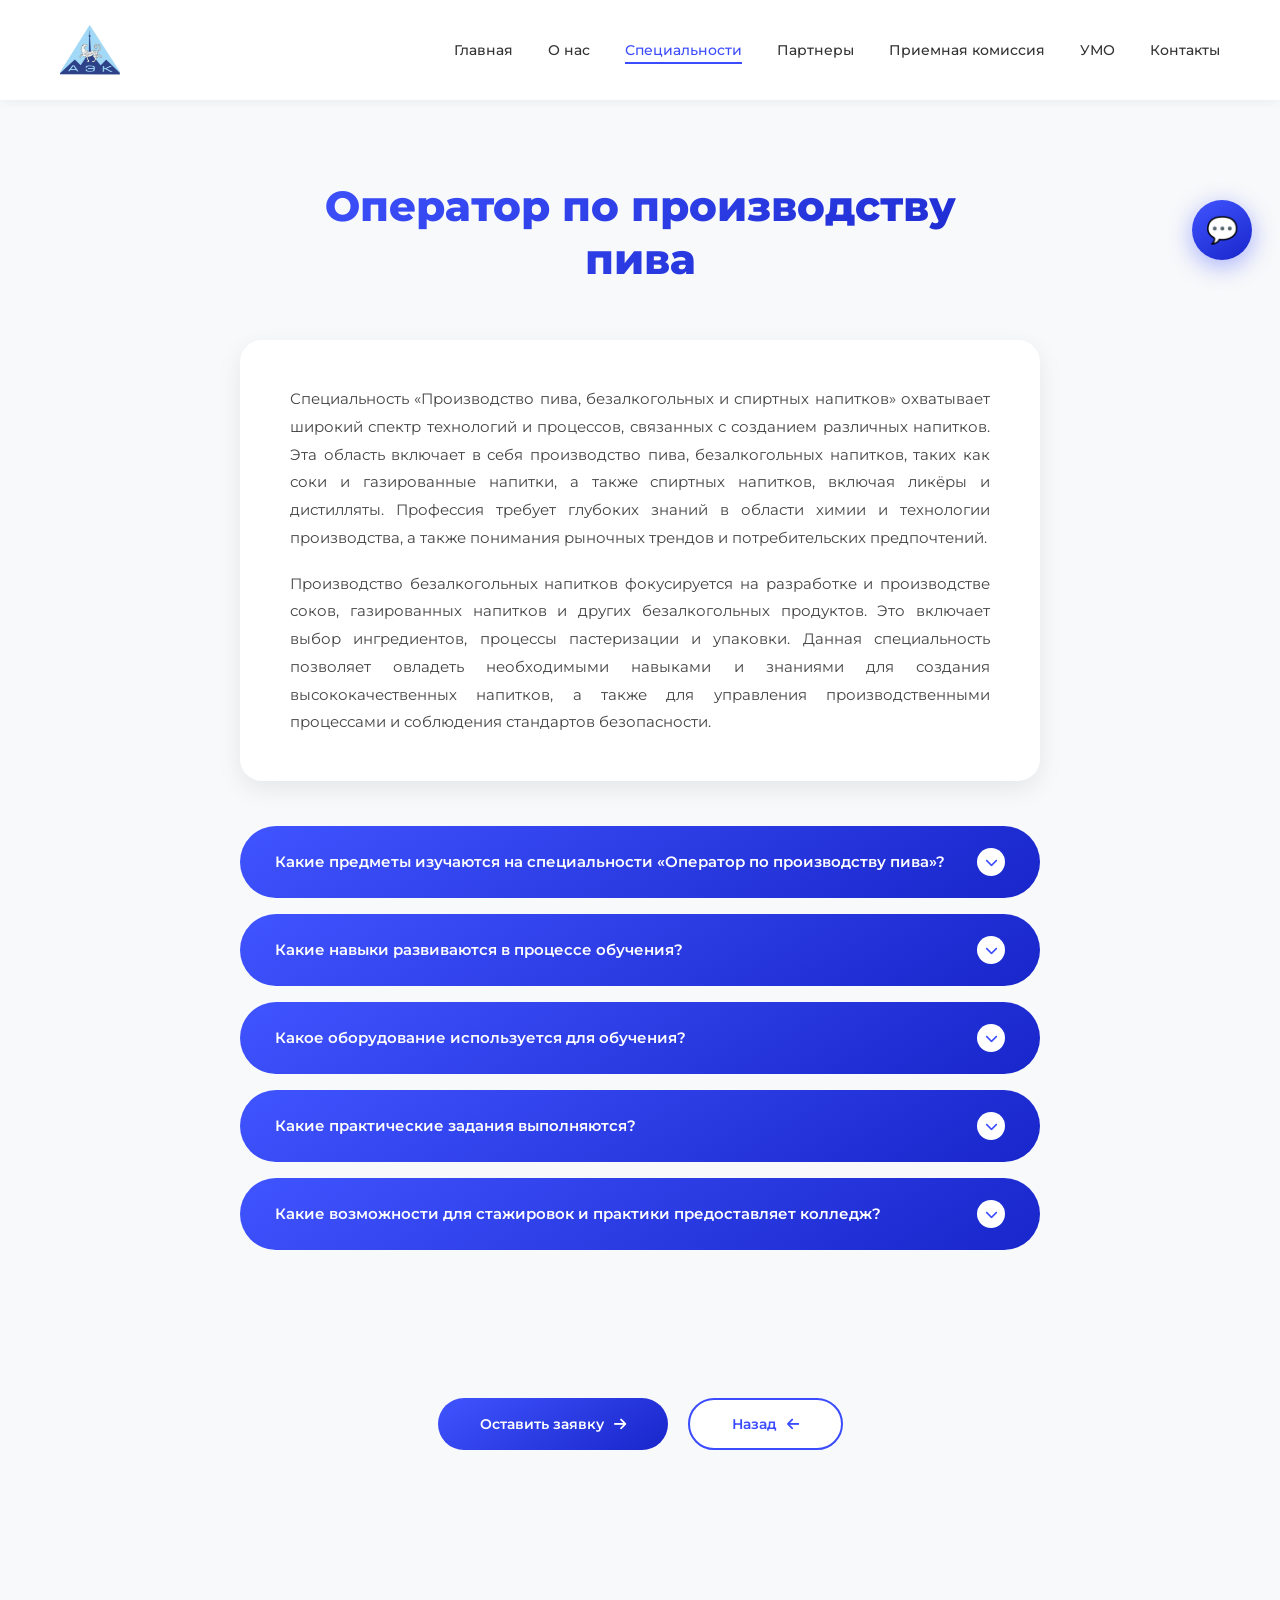
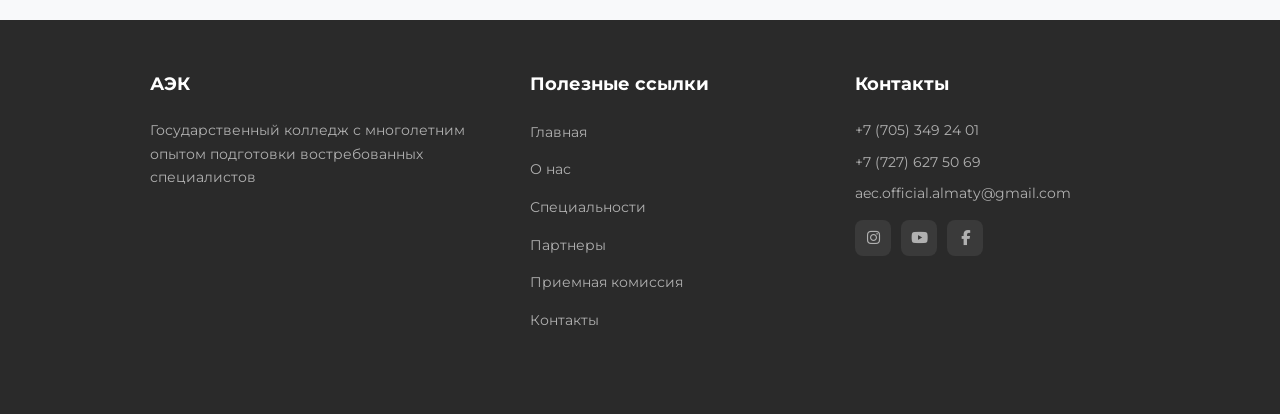
<file: specialties/specialty-beer.html>
<!DOCTYPE html>
<html lang="ru">
<head>
    <meta charset="UTF-8">
    <meta name="viewport" content="width=device-width, initial-scale=1.0">
    <title>Оператор по производству пива — АЭК</title>
    <link rel="preconnect" href="https://fonts.googleapis.com">
    <link rel="preconnect" href="https://fonts.gstatic.com" crossorigin>
    <link href="https://fonts.googleapis.com/css2?family=Montserrat:wght@400;500;600;700;800&display=swap" rel="stylesheet">
    <link rel="stylesheet" href="https://cdnjs.cloudflare.com/ajax/libs/font-awesome/6.4.0/css/all.min.css">
    <link rel="stylesheet" href="../css/specialty.css">
    <link rel="stylesheet" href="../css/jsstyle.css">
</head>
<body>

<header class="header">
    <img src="../img/aec.svg" class="logo" alt="Логотип АЭК">
    <nav class="nav">
        <ul>
            <li><a href="/index.html">Главная</a></li>
            <li><a href="/about.html">О нас</a></li>
            <li><a href="/specialties.html" class="active">Специальности</a></li>
            <li><a href="/partners.html">Партнеры</a></li>
            <li><a href="/admission.html">Приемная комиссия</a></li>
            <li><a href="/umos.html">УМО</a></li>
            <li><a href="/contacts.html">Контакты</a></li>
        </ul>
    </nav>
</header>

<section class="specialty-detail">
    <h1 class="specialty-title">Оператор по производству<br>пива</h1>

    <div class="specialty-description">
        <p>
            Специальность «Производство пива, безалкогольных и спиртных напитков» охватывает широкий
            спектр технологий и процессов, связанных с созданием различных напитков. Эта область включает
            в себя производство пива, безалкогольных напитков, таких как соки и газированные напитки,
            а также спиртных напитков, включая ликёры и дистилляты. Профессия требует глубоких знаний
            в области химии и технологии производства, а также понимания рыночных трендов и
            потребительских предпочтений.
        </p>
        <p>
            Производство безалкогольных напитков фокусируется на разработке и производстве соков,
            газированных напитков и других безалкогольных продуктов. Это включает выбор ингредиентов,
            процессы пастеризации и упаковки. Данная специальность позволяет овладеть необходимыми
            навыками и знаниями для создания высококачественных напитков, а также для управления
            производственными процессами и соблюдения стандартов безопасности.
        </p>
    </div>

    <div class="faq-section">
        <div class="faq-container">
            <div class="faq-item">
                <div class="faq-question">
                    Какие предметы изучаются на специальности «Оператор по производству пива»?
                    <span class="faq-icon"><i class="fas fa-chevron-down"></i></span>
                </div>
                <div class="faq-answer">
                    Студенты изучают технологии пивоварения, оборудование пивзаводов, контроль качества, санитарные нормы, брожение, фильтрацию, химические процессы, рецептуры сортов пива и логистику пищевого производства.
                </div>
            </div>

            <div class="faq-item">
                <div class="faq-question">
                    Какие навыки развиваются в процессе обучения?
                    <span class="faq-icon"><i class="fas fa-chevron-down"></i></span>
                </div>
                <div class="faq-answer">
                    Навыки приготовления сусла, контроля брожения, работы с оборудованием, проведения лабораторных анализов, соблюдения санитарных требований, настройки технологических линий и документации производства.
                </div>
            </div>

            <div class="faq-item">
                <div class="faq-question">
                    Какое оборудование используется для обучения?
                    <span class="faq-icon"><i class="fas fa-chevron-down"></i></span>
                </div>
                <div class="faq-answer">
                    Учебное пивоваренное оборудование, ферментеры, фильтры, холодильные установки, анализаторы качества, лабораторные приборы, линии розлива и автоматизированные технологические системы.
                </div>
            </div>

            <div class="faq-item">
                <div class="faq-question">
                    Какие практические задания выполняются?
                    <span class="faq-icon"><i class="fas fa-chevron-down"></i></span>
                </div>
                <div class="faq-answer">
                    Студенты варят учебные партии напитков, контролируют этапы брожения, делают анализ качества, работают с рецептурами, изучают технологические схемы и участвуют в обслуживании оборудования.
                </div>
            </div>

            <div class="faq-item">
                <div class="faq-question">
                    Какие возможности для стажировок и практики предоставляет колледж?
                    <span class="faq-icon"><i class="fas fa-chevron-down"></i></span>
                </div>
                <div class="faq-answer">
                    Практика проходит на пивзаводах, малых пивоварнях и предприятиях пищевой промышленности. Студенты помогают в производстве, лабораторном контроле и обслуживании линий.
                </div>
            </div>

            <div class="faq-item">
                <div class="faq-question">
                    Какие карьерные пути открываются после окончания колледжа?
                    <span class="faq-icon"><i class="fas fa-chevron-down"></i></span>
                </div>
                <div class="faq-answer">
                    Оператор пивоваренного оборудования, лаборант, технолог, мастер смены, специалист по контролю качества, оператор линии розлива.
                </div>
            </div>
        </div>
    </div>

    <div class="action-buttons">
        <button class="btn-primary">
            Оставить заявку
            <i class="fas fa-arrow-right"></i>
        </button>
        <button class="btn-secondary" onclick="history.back()">
            Назад
            <i class="fas fa-arrow-left"></i>
        </button>
    </div>
</section>

<footer class="footer">
    <div class="footer-container">
        <div class="footer-section">
            <h3>АЭК</h3>
            <p>Государственный колледж с многолетним опытом подготовки востребованных специалистов</p>
        </div>
        <div class="footer-section">
            <h3>Полезные ссылки</h3>
            <ul class="footer-links">
                <li><a href="/index.html">Главная</a></li>
                <li><a href="/about.html">О нас</a></li>
                <li><a href="/specialties.html">Специальности</a></li>
                <li><a href="/partners.html">Партнеры</a></li>
                <li><a href="/admission.html">Приемная комиссия</a></li>
                <li><a href="/contacts.html">Контакты</a></li>
            </ul>
        </div>
        <div class="footer-section">
            <h3>Контакты</h3>
            <div class="footer-contact">
                <p>+7 (705) 349 24 01</p>
                <p>+7 (727) 627 50 69</p>
                <a href="mailto:aec.official.almaty@gmail.com">aec.official.almaty@gmail.com</a>
                <div class="footer-social">
                    <a href="#" aria-label="Instagram"><i class="fab fa-instagram"></i></a>
                    <a href="#" aria-label="YouTube"><i class="fab fa-youtube"></i></a>
                    <a href="#" aria-label="Facebook"><i class="fab fa-facebook-f"></i></a>
                </div>
            </div>
        </div>
    </div>
</footer>

<script src="../js/page-animations.js"></script>
    <script src="/js/chatbot.js"></script>
</body>
</html>
</file>
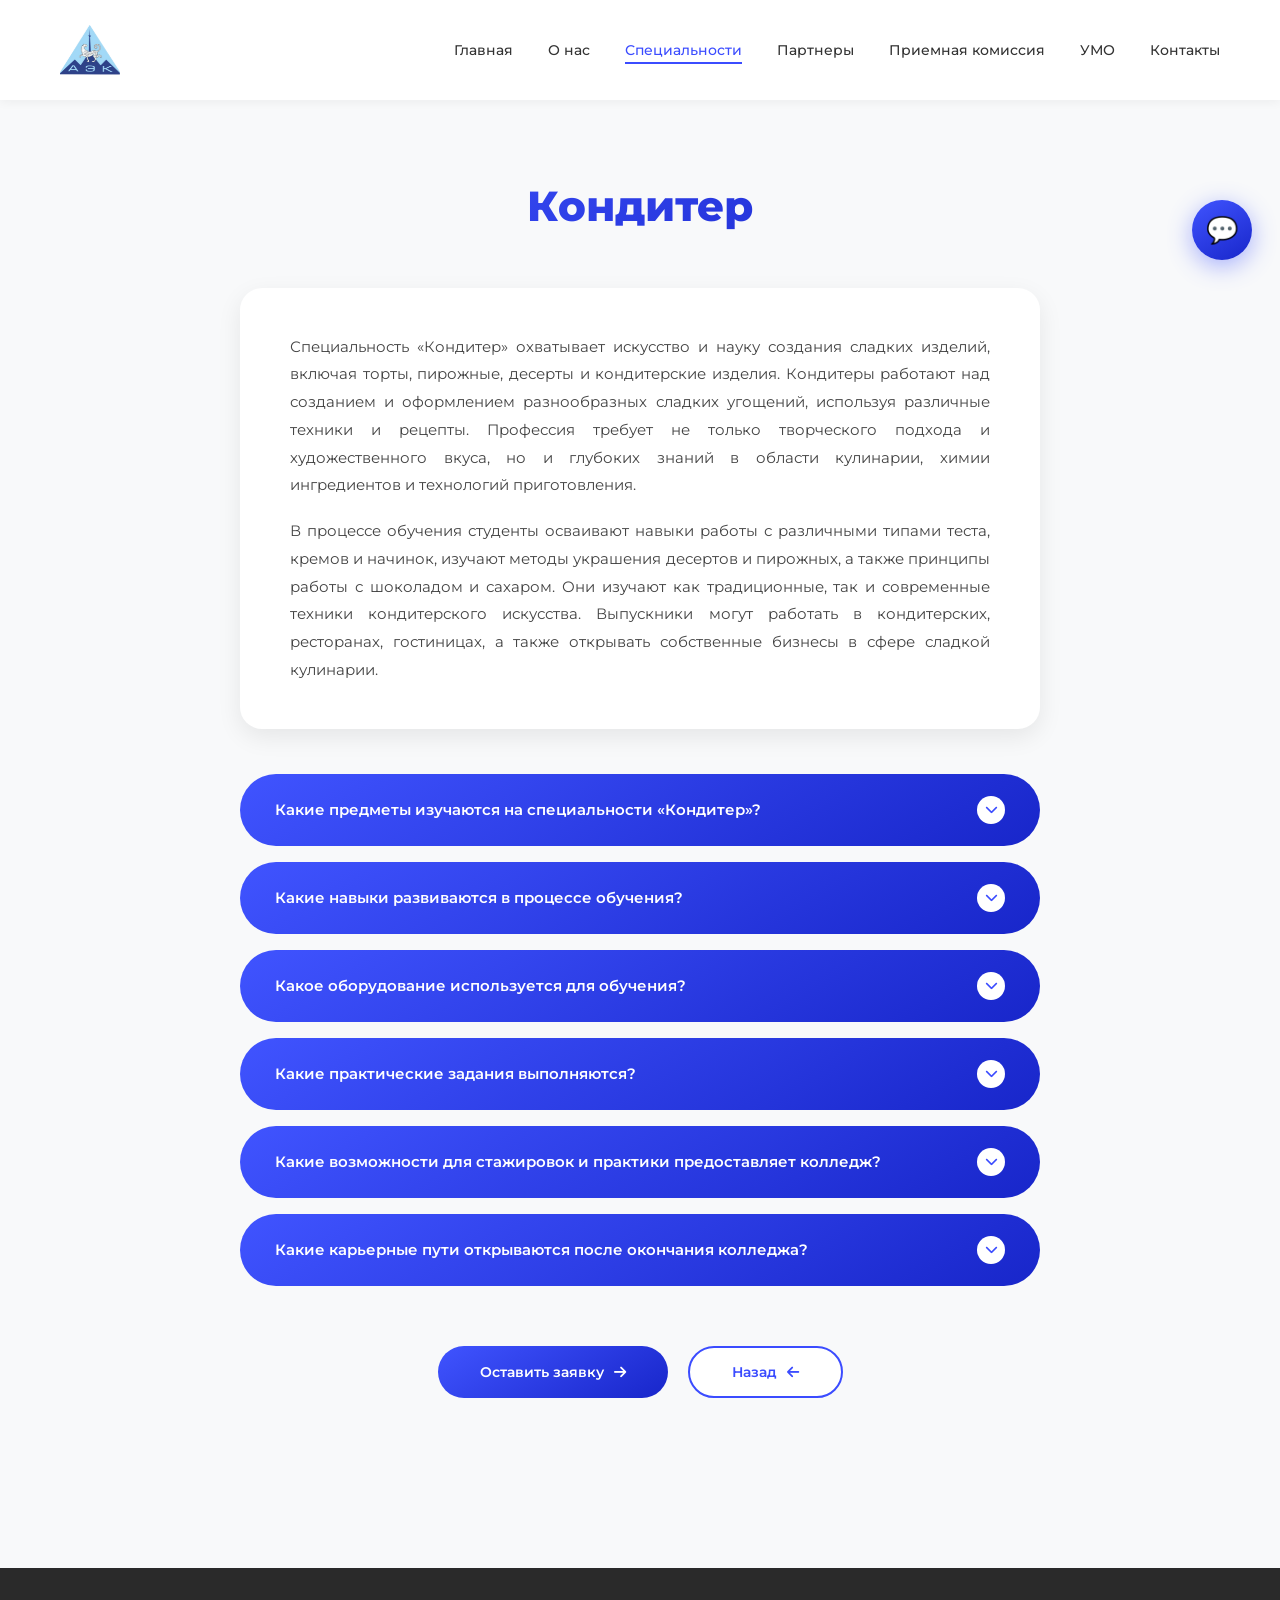
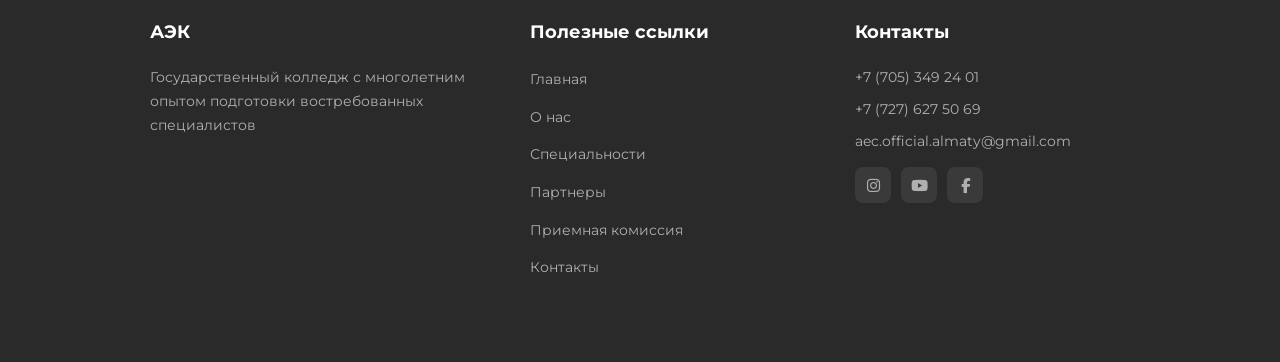
<file: specialties/specialty-confectioner.html>
<!DOCTYPE html>
<html lang="ru">
<head>
    <meta charset="UTF-8">
    <meta name="viewport" content="width=device-width, initial-scale=1.0">
    <title>Кондитер — АЭК</title>
    <link rel="preconnect" href="https://fonts.googleapis.com">
    <link rel="preconnect" href="https://fonts.gstatic.com" crossorigin>
    <link href="https://fonts.googleapis.com/css2?family=Montserrat:wght@400;500;600;700;800&display=swap" rel="stylesheet">
    <link rel="stylesheet" href="https://cdnjs.cloudflare.com/ajax/libs/font-awesome/6.4.0/css/all.min.css">
    <link rel="stylesheet" href="../css/specialty.css">
    <link rel="stylesheet" href="../css/jsstyle.css">
</head>
<body>

<header class="header">
    <img src="../img/aec.svg" class="logo" alt="Логотип АЭК">
    <nav class="nav">
        <ul>
            <li><a href="/index.html">Главная</a></li>
            <li><a href="/about.html">О нас</a></li>
            <li><a href="/specialties.html" class="active">Специальности</a></li>
            <li><a href="/partners.html">Партнеры</a></li>
            <li><a href="/admission.html">Приемная комиссия</a></li>
            <li><a href="/umos.html">УМО</a></li>
            <li><a href="/contacts.html">Контакты</a></li>
        </ul>
    </nav>
</header>

<section class="specialty-detail">
    <h1 class="specialty-title">Кондитер</h1>

    <div class="specialty-description">
        <p>
            Специальность «Кондитер» охватывает искусство и науку создания сладких изделий, включая
            торты, пирожные, десерты и кондитерские изделия. Кондитеры работают над созданием и
            оформлением разнообразных сладких угощений, используя различные техники и рецепты.
            Профессия требует не только творческого подхода и художественного вкуса, но и глубоких
            знаний в области кулинарии, химии ингредиентов и технологий приготовления.
        </p>
        <p>
            В процессе обучения студенты осваивают навыки работы с различными типами теста, кремов
            и начинок, изучают методы украшения десертов и пирожных, а также принципы работы с
            шоколадом и сахаром. Они изучают как традиционные, так и современные техники кондитерского
            искусства. Выпускники могут работать в кондитерских, ресторанах, гостиницах, а также
            открывать собственные бизнесы в сфере сладкой кулинарии.
        </p>
    </div>

    <div class="faq-section">
        <div class="faq-container">
            <div class="faq-item">
                <div class="faq-question">
                    Какие предметы изучаются на специальности «Кондитер»?
                    <span class="faq-icon"><i class="fas fa-chevron-down"></i></span>
                </div>
                <div class="faq-answer">
                    Обучение включает технологии приготовления кондитерских изделий, санитарные требования, пищевую химию, оборудование кондитерских цехов, оформление десертов, рецептуру, основы сервиса, стандарты качества и товароведение.
                </div>
            </div>

            <div class="faq-item">
                <div class="faq-question">
                    Какие навыки развиваются в процессе обучения?
                    <span class="faq-icon"><i class="fas fa-chevron-down"></i></span>
                </div>
                <div class="faq-answer">
                    Студенты учатся готовить различные виды десертов, работать с тестом, кремами, шоколадом, карамелью, декором. Развиваются навыки украшения изделий, работа с технологическими картами, аккуратность и творческий подход.
                </div>
            </div>

            <div class="faq-item">
                <div class="faq-question">
                    Какое оборудование используется для обучения?
                    <span class="faq-icon"><i class="fas fa-chevron-down"></i></span>
                </div>
                <div class="faq-answer">
                    Используются профессиональные печи, миксеры, витрины, холодильные камеры, формы, инвентарь для шоколада, индукционные плиты, а также производственные столы и техника для декора.
                </div>
            </div>

            <div class="faq-item">
                <div class="faq-question">
                    Какие практические задания выполняются?
                    <span class="faq-icon"><i class="fas fa-chevron-down"></i></span>
                </div>
                <div class="faq-answer">
                    Студенты готовят торты, пирожные, конфеты, выпечку, шоколадные и карамельные изделия. Выполняются задания по разработке рецептов, созданию авторского десерта, оформлению витрины и обслуживанию заказов.
                </div>
            </div>

            <div class="faq-item">
                <div class="faq-question">
                    Какие возможности для стажировок и практики предоставляет колледж?
                    <span class="faq-icon"><i class="fas fa-chevron-down"></i></span>
                </div>
                <div class="faq-answer">
                    Практика проходит в кафе, ресторанах, кондитерских цехах, пекарнях, гостиницах и на кухнях предприятий пищевой промышленности.
                </div>
            </div>

            <div class="faq-item">
                <div class="faq-question">
                    Какие карьерные пути открываются после окончания колледжа?
                    <span class="faq-icon"><i class="fas fa-chevron-down"></i></span>
                </div>
                <div class="faq-answer">
                    Кондитер, помощник кондитера, шеф-кондитер, технолог, мастер по шоколаду или декору. Также возможна работа в собственном деле или создание бренда десертов.
                </div>
            </div>
        </div>
    </div>

    <div class="action-buttons">
        <button class="btn-primary">
            Оставить заявку
            <i class="fas fa-arrow-right"></i>
        </button>
        <button class="btn-secondary" onclick="history.back()">
            Назад
            <i class="fas fa-arrow-left"></i>
        </button>
    </div>
</section>

<footer class="footer">
    <div class="footer-container">
        <div class="footer-section">
            <h3>АЭК</h3>
            <p>Государственный колледж с многолетним опытом подготовки востребованных специалистов</p>
        </div>
        <div class="footer-section">
            <h3>Полезные ссылки</h3>
            <ul class="footer-links">
                <li><a href="/index.html">Главная</a></li>
                <li><a href="/about.html">О нас</a></li>
                <li><a href="/specialties.html">Специальности</a></li>
                <li><a href="/partners.html">Партнеры</a></li>
                <li><a href="/admission.html">Приемная комиссия</a></li>
                <li><a href="/contacts.html">Контакты</a></li>
            </ul>
        </div>
        <div class="footer-section">
            <h3>Контакты</h3>
            <div class="footer-contact">
                <p>+7 (705) 349 24 01</p>
                <p>+7 (727) 627 50 69</p>
                <a href="mailto:aec.official.almaty@gmail.com">aec.official.almaty@gmail.com</a>
                <div class="footer-social">
                    <a href="#" aria-label="Instagram"><i class="fab fa-instagram"></i></a>
                    <a href="#" aria-label="YouTube"><i class="fab fa-youtube"></i></a>
                    <a href="#" aria-label="Facebook"><i class="fab fa-facebook-f"></i></a>
                </div>
            </div>
        </div>
    </div>
</footer>

<script src="../js/page-animations.js"></script>
    <script src="/js/chatbot.js"></script>
</body>
</html>
</file>
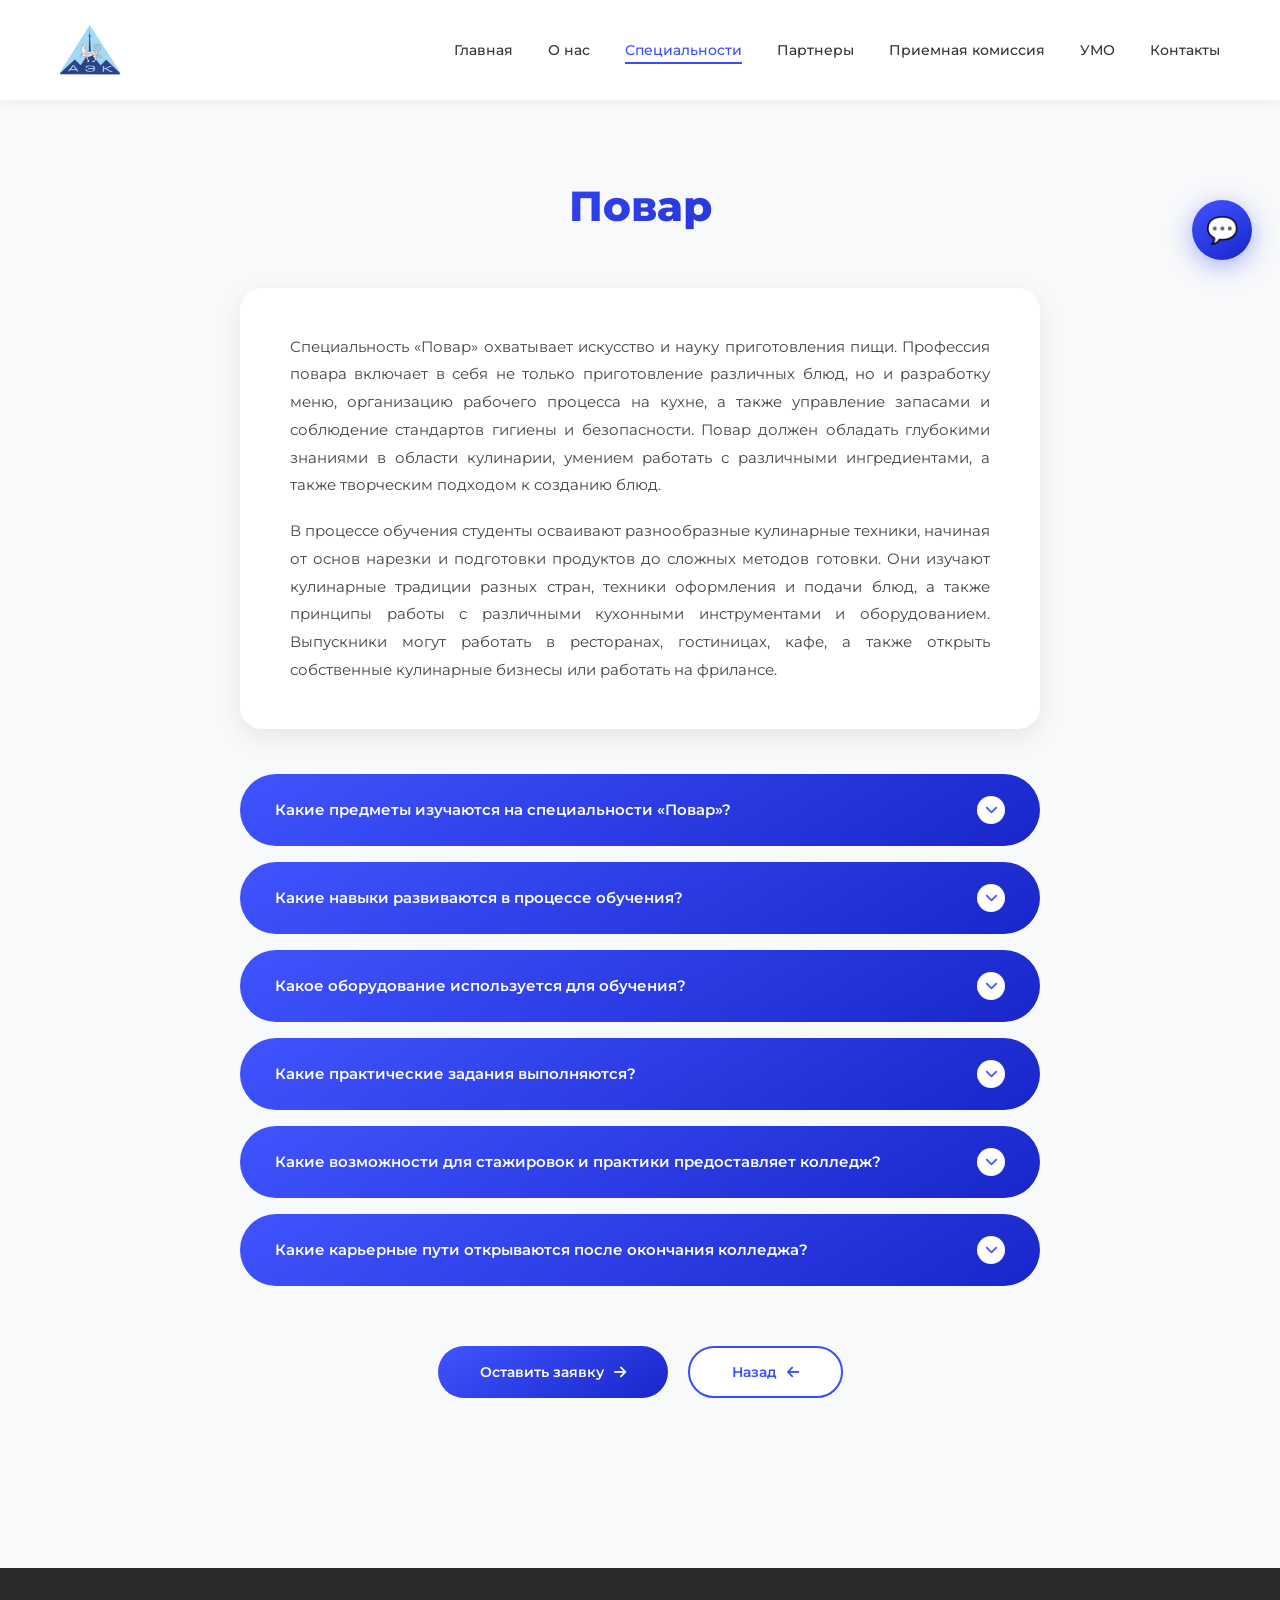
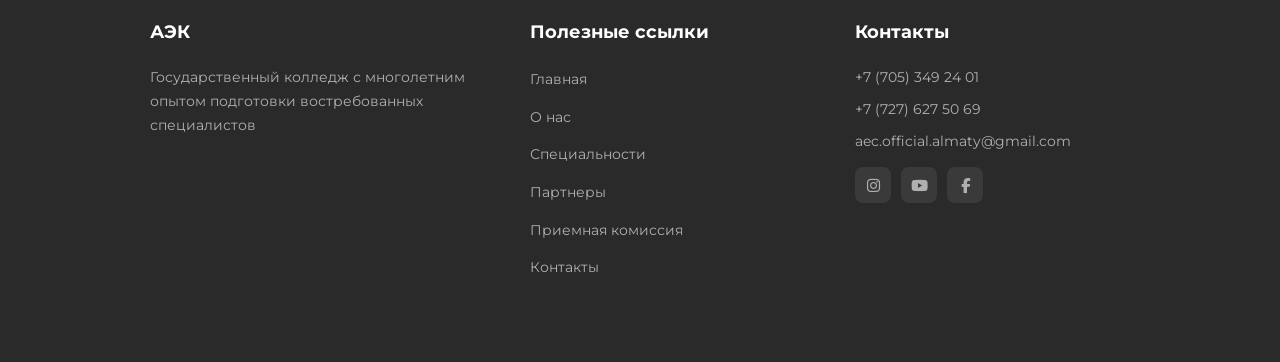
<file: specialties/specialty-cook.html>
<!DOCTYPE html>
<html lang="ru">
<head>
    <meta charset="UTF-8">
    <meta name="viewport" content="width=device-width, initial-scale=1.0">
    <title>Повар — АЭК</title>
    <link rel="preconnect" href="https://fonts.googleapis.com">
    <link rel="preconnect" href="https://fonts.gstatic.com" crossorigin>
    <link href="https://fonts.googleapis.com/css2?family=Montserrat:wght@400;500;600;700;800&display=swap" rel="stylesheet">
    <link rel="stylesheet" href="https://cdnjs.cloudflare.com/ajax/libs/font-awesome/6.4.0/css/all.min.css">
    <link rel="stylesheet" href="../css/specialty.css">
    <link rel="stylesheet" href="../css/jsstyle.css">
</head>
<body>

<header class="header">
    <img src="../img/aec.svg" class="logo" alt="Логотип АЭК">
    <nav class="nav">
        <ul>
            <li><a href="/index.html">Главная</a></li>
            <li><a href="/about.html">О нас</a></li>
            <li><a href="/specialties.html" class="active">Специальности</a></li>
            <li><a href="/partners.html">Партнеры</a></li>
            <li><a href="/admission.html">Приемная комиссия</a></li>
            <li><a href="/umos.html">УМО</a></li>
            <li><a href="/contacts.html">Контакты</a></li>
        </ul>
    </nav>
</header>

<section class="specialty-detail">
    <h1 class="specialty-title">Повар</h1>

    <div class="specialty-description">
        <p>
            Специальность «Повар» охватывает искусство и науку приготовления пищи. Профессия повара
            включает в себя не только приготовление различных блюд, но и разработку меню, организацию
            рабочего процесса на кухне, а также управление запасами и соблюдение стандартов гигиены
            и безопасности. Повар должен обладать глубокими знаниями в области кулинарии, умением
            работать с различными ингредиентами, а также творческим подходом к созданию блюд.
        </p>
        <p>
            В процессе обучения студенты осваивают разнообразные кулинарные техники, начиная от основ
            нарезки и подготовки продуктов до сложных методов готовки. Они изучают кулинарные традиции
            разных стран, техники оформления и подачи блюд, а также принципы работы с различными
            кухонными инструментами и оборудованием. Выпускники могут работать в ресторанах, гостиницах,
            кафе, а также открыть собственные кулинарные бизнесы или работать на фрилансе.
        </p>
    </div>

    <div class="faq-section">
        <div class="faq-container">
            <div class="faq-item">
                <div class="faq-question">
                    Какие предметы изучаются на специальности «Повар»?
                    <span class="faq-icon"><i class="fas fa-chevron-down"></i></span>
                </div>
                <div class="faq-answer">
                    Студенты изучают кулинарные технологии, санитарные нормы, основы питания, оборудование кухни, рецептуру блюд, оформление и подачу, хлебопечение, мясные, рыбные и овощные технологии, а также работу с инвентарём.
                </div>
            </div>

            <div class="faq-item">
                <div class="faq-question">
                    Какие навыки развиваются в процессе обучения?
                    <span class="faq-icon"><i class="fas fa-chevron-down"></i></span>
                </div>
                <div class="faq-answer">
                    Навыки разделки продуктов, приготовления блюд разных кухонь, работы на профессиональном оборудовании, украшения блюд, составления меню, расчёта калорийности и организации рабочего места.
                </div>
            </div>

            <div class="faq-item">
                <div class="faq-question">
                    Какое оборудование используется для обучения?
                    <span class="faq-icon"><i class="fas fa-chevron-down"></i></span>
                </div>
                <div class="faq-answer">
                    Профессиональные плиты, пароконвектоматы, холодильники, миксеры, блендеры, жарочные шкафы, индукционные панели, гастроёмкости, ножи и инвентарь ресторана.
                </div>
            </div>

            <div class="faq-item">
                <div class="faq-question">
                    Какие практические задания выполняются?
                    <span class="faq-icon"><i class="fas fa-chevron-down"></i></span>
                </div>
                <div class="faq-answer">
                    Студенты готовят супы, горячие блюда, десерты, холодные закуски, выпечку, учатся подаче, создают собственные рецепты и выполняют задания по оформлению блюд.
                </div>
            </div>

            <div class="faq-item">
                <div class="faq-question">
                    Какие возможности для стажировок и практики предоставляет колледж?
                    <span class="faq-icon"><i class="fas fa-chevron-down"></i></span>
                </div>
                <div class="faq-answer">
                    Практика проходит в ресторанах, столовых, кафе, гостиницах, предприятиях общепита и кейтеринговых компаниях.
                </div>
            </div>

            <div class="faq-item">
                <div class="faq-question">
                    Какие карьерные пути открываются после окончания колледжа?
                    <span class="faq-icon"><i class="fas fa-chevron-down"></i></span>
                </div>
                <div class="faq-answer">
                    Повар, кухонный мастер, су-шеф, технолог общественного питания, а также специалист по заготовкам или шеф-повар при дальнейшем росте.
                </div>
            </div>
        </div>
    </div>

    <div class="action-buttons">
        <button class="btn-primary">
            Оставить заявку
            <i class="fas fa-arrow-right"></i>
        </button>
        <button class="btn-secondary" onclick="history.back()">
            Назад
            <i class="fas fa-arrow-left"></i>
        </button>
    </div>
</section>

<footer class="footer">
    <div class="footer-container">
        <div class="footer-section">
            <h3>АЭК</h3>
            <p>Государственный колледж с многолетним опытом подготовки востребованных специалистов</p>
        </div>
        <div class="footer-section">
            <h3>Полезные ссылки</h3>
            <ul class="footer-links">
                <li><a href="/index.html">Главная</a></li>
                <li><a href="/about.html">О нас</a></li>
                <li><a href="/specialties.html">Специальности</a></li>
                <li><a href="/partners.html">Партнеры</a></li>
                <li><a href="/admission.html">Приемная комиссия</a></li>
                <li><a href="/contacts.html">Контакты</a></li>
            </ul>
        </div>
        <div class="footer-section">
            <h3>Контакты</h3>
            <div class="footer-contact">
                <p>+7 (705) 349 24 01</p>
                <p>+7 (727) 627 50 69</p>
                <a href="mailto:aec.official.almaty@gmail.com">aec.official.almaty@gmail.com</a>
                <div class="footer-social">
                    <a href="#" aria-label="Instagram"><i class="fab fa-instagram"></i></a>
                    <a href="#" aria-label="YouTube"><i class="fab fa-youtube"></i></a>
                    <a href="#" aria-label="Facebook"><i class="fab fa-facebook-f"></i></a>
                </div>
            </div>
        </div>
    </div>
</footer>

<script src="../js/page-animations.js"></script>
    <script src="/js/chatbot.js"></script>
</body>
</html>
</file>
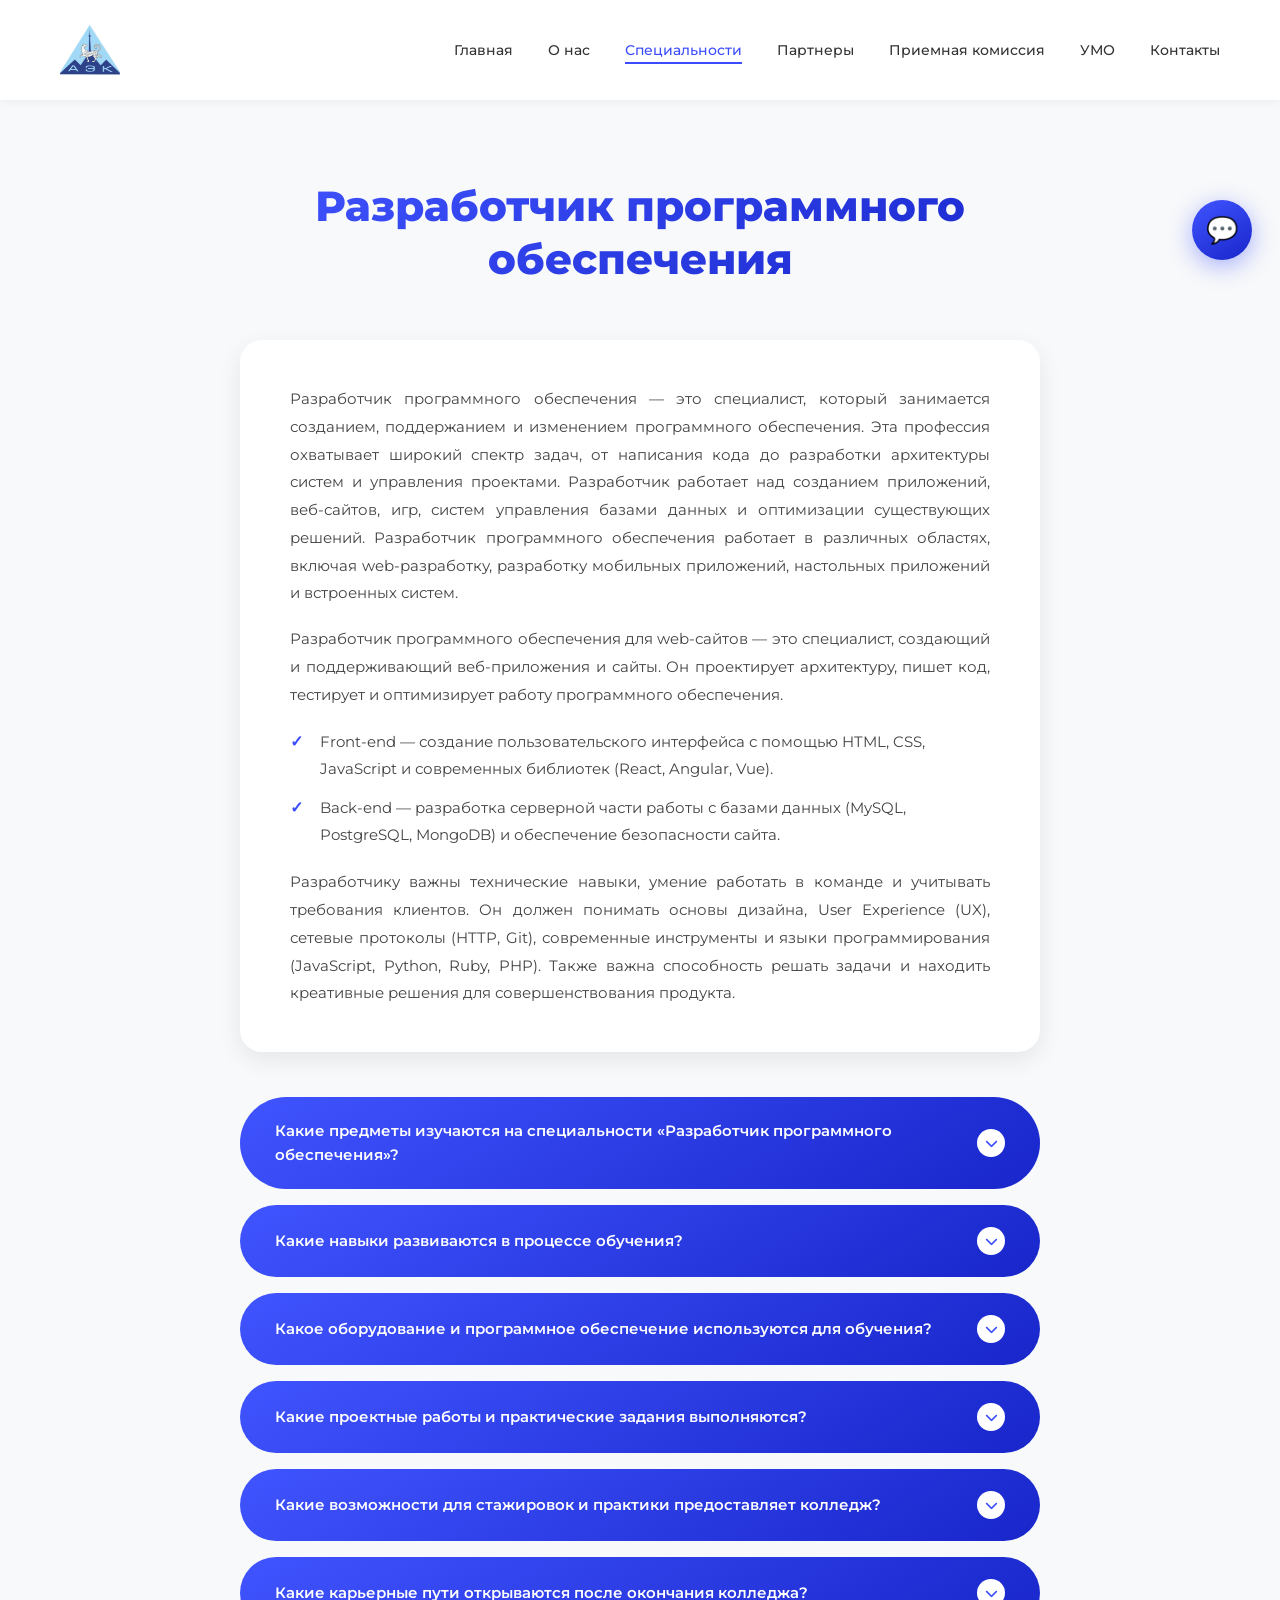
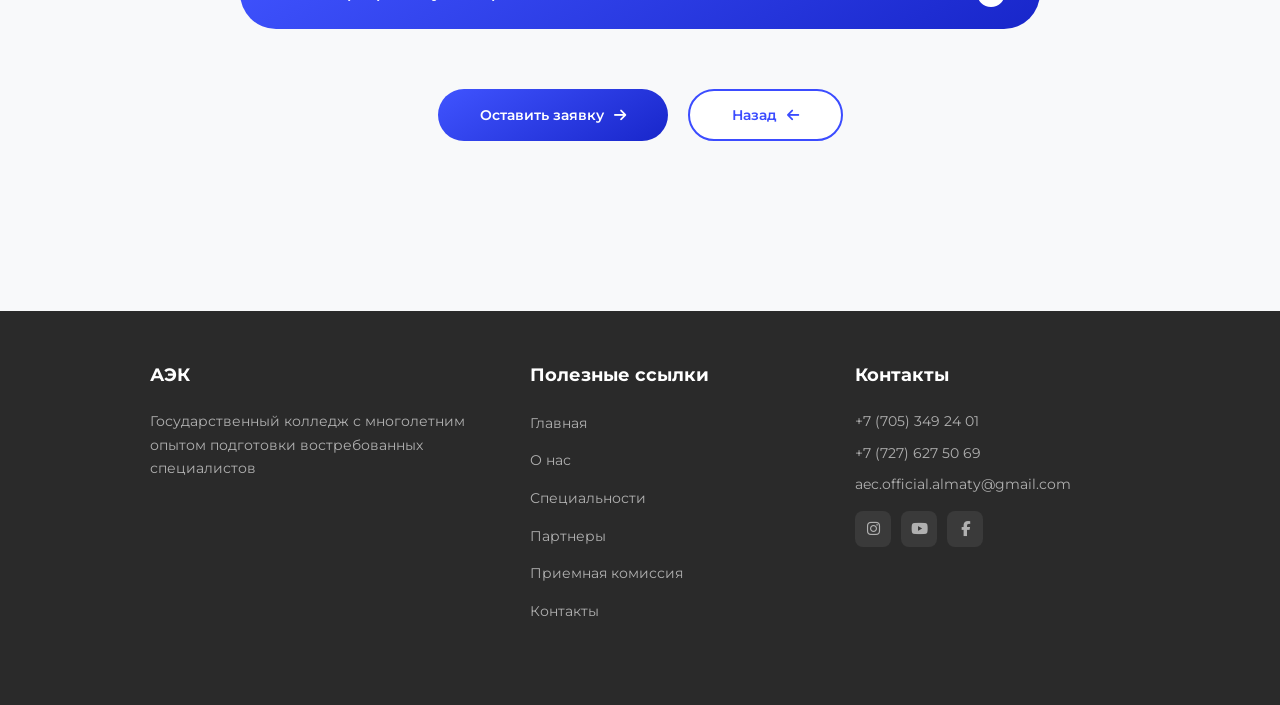
<file: specialties/specialty-developer.html>
<!DOCTYPE html>
<html lang="ru">
<head>
    <meta charset="UTF-8">
    <meta name="viewport" content="width=device-width, initial-scale=1.0">
    <title>Разработчик программного обеспечения — АЭК</title>
    <link rel="preconnect" href="https://fonts.googleapis.com">
    <link rel="preconnect" href="https://fonts.gstatic.com" crossorigin>
    <link href="https://fonts.googleapis.com/css2?family=Montserrat:wght@400;500;600;700;800&display=swap" rel="stylesheet">
    <link rel="stylesheet" href="https://cdnjs.cloudflare.com/ajax/libs/font-awesome/6.4.0/css/all.min.css">
    <link rel="stylesheet" href="../css/specialty.css">
    <link rel="stylesheet" href="../css/jsstyle.css">
</head>
<body>

<header class="header">
    <img src="../img/aec.svg" class="logo" alt="Логотип АЭК">
    <nav class="nav">
        <ul>
            <li><a href="/index.html">Главная</a></li>
            <li><a href="/about.html">О нас</a></li>
            <li><a href="/specialties.html" class="active">Специальности</a></li>
            <li><a href="/partners.html">Партнеры</a></li>
            <li><a href="/admission.html">Приемная комиссия</a></li>
            <li><a href="/umos.html">УМО</a></li>
            <li><a href="/contacts.html">Контакты</a></li>
        </ul>
    </nav>
</header>

<section class="specialty-detail">
    <h1 class="specialty-title">Разработчик программного<br>обеспечения</h1>

    <div class="specialty-description">
        <p>
            Разработчик программного обеспечения — это специалист, который занимается созданием,
            поддержанием и изменением программного обеспечения. Эта профессия охватывает широкий
            спектр задач, от написания кода до разработки архитектуры систем и управления проектами.
            Разработчик работает над созданием приложений, веб-сайтов, игр, систем управления базами данных и
            оптимизации существующих решений. Разработчик программного обеспечения работает в
            различных областях, включая web-разработку, разработку мобильных приложений, настольных
            приложений и встроенных систем.
        </p>

        <p>
            Разработчик программного обеспечения для web-сайтов — это специалист, создающий и
            поддерживающий веб-приложения и сайты. Он проектирует архитектуру, пишет код,
            тестирует и оптимизирует работу программного обеспечения.
        </p>

        <ul>
            <li>Front-end — создание пользовательского интерфейса с помощью HTML, CSS, JavaScript и
            современных библиотек (React, Angular, Vue).</li>
            <li>Back-end — разработка серверной части работы с базами данных (MySQL, PostgreSQL, MongoDB)
            и обеспечение безопасности сайта.</li>
        </ul>

        <p>
            Разработчику важны технические навыки, умение работать в команде и учитывать
            требования клиентов. Он должен понимать основы дизайна, User Experience (UX), сетевые протоколы (HTTP,
            Git), современные инструменты и языки программирования (JavaScript, Python, Ruby, PHP). Также важна способность
            решать задачи и находить креативные решения для совершенствования продукта.
        </p>
    </div>

    <div class="faq-section">
        <div class="faq-container">
            <div class="faq-item">
                <div class="faq-question">
                    Какие предметы изучаются на специальности «Разработчик программного обеспечения»?
                    <span class="faq-icon"><i class="fas fa-chevron-down"></i></span>
                </div>
                <div class="faq-answer">
                    На специальности изучаются: основы программирования, алгоритмы и структуры данных, веб-разработка, базы данных, языки программирования (JavaScript, Python, Java), объектно-ориентированное программирование, разработка мобильных приложений и многое другое.
                </div>
            </div>

            <div class="faq-item">
                <div class="faq-question">
                    Какие навыки развиваются в процессе обучения?
                    <span class="faq-icon"><i class="fas fa-chevron-down"></i></span>
                </div>
                <div class="faq-answer">
                    В процессе обучения развиваются навыки программирования, решения алгоритмических задач, работы с базами данных, создания веб-приложений, работы в команде, аналитического мышления и проектного управления.
                </div>
            </div>

            <div class="faq-item">
                <div class="faq-question">
                    Какое оборудование и программное обеспечение используются для обучения?
                    <span class="faq-icon"><i class="fas fa-chevron-down"></i></span>
                </div>
                <div class="faq-answer">
                    Для обучения используются современные компьютерные классы, лицензионное программное обеспечение для разработки, IDE (Visual Studio Code, PyCharm), системы контроля версий (Git), облачные платформы и инструменты для командной работы.
                </div>
            </div>

            <div class="faq-item">
                <div class="faq-question">
                    Какие проектные работы и практические задания выполняются?
                    <span class="faq-icon"><i class="fas fa-chevron-down"></i></span>
                </div>
                <div class="faq-answer">
                    Студенты работают над реальными проектами: создание веб-сайтов, разработка мобильных приложений, создание баз данных, разработка игр, автоматизация процессов. Практические задания включают командную работу над крупными проектами.
                </div>
            </div>

            <div class="faq-item">
                <div class="faq-question">
                    Какие возможности для стажировок и практики предоставляет колледж?
                    <span class="faq-icon"><i class="fas fa-chevron-down"></i></span>
                </div>
                <div class="faq-answer">
                    Колледж сотрудничает с ведущими IT-компаниями города, предоставляя студентам возможности для прохождения производственной практики, участия в реальных проектах и трудоустройства после окончания обучения.
                </div>
            </div>

            <div class="faq-item">
                <div class="faq-question">
                    Какие карьерные пути открываются после окончания колледжа?
                    <span class="faq-icon"><i class="fas fa-chevron-down"></i></span>
                </div>
                <div class="faq-answer">
                    После окончания выпускники могут работать Junior разработчиками, веб-разработчиками, тестировщиками ПО, продолжить обучение в вузе или начать собственный бизнес в сфере IT. Многие выпускники успешно трудоустраиваются в крупные компании.
                </div>
            </div>
        </div>
    </div>

    <div class="action-buttons">
        <button class="btn-primary">
            Оставить заявку
            <i class="fas fa-arrow-right"></i>
        </button>
        <button class="btn-secondary" onclick="history.back()">
            Назад
            <i class="fas fa-arrow-left"></i>
        </button>
    </div>
</section>

<footer class="footer">
    <div class="footer-container">
        <div class="footer-section">
            <h3>АЭК</h3>
            <p>Государственный колледж с многолетним опытом подготовки востребованных специалистов</p>
        </div>
        <div class="footer-section">
            <h3>Полезные ссылки</h3>
            <ul class="footer-links">
                <li><a href="/index.html">Главная</a></li>
                <li><a href="/about.html">О нас</a></li>
                <li><a href="/specialties.html">Специальности</a></li>
                <li><a href="/partners.html">Партнеры</a></li>
                <li><a href="/admission.html">Приемная комиссия</a></li>
                <li><a href="/contacts.html">Контакты</a></li>
            </ul>
        </div>
        <div class="footer-section">
            <h3>Контакты</h3>
            <div class="footer-contact">
                <p>+7 (705) 349 24 01</p>
                <p>+7 (727) 627 50 69</p>
                <a href="mailto:aec.official.almaty@gmail.com">aec.official.almaty@gmail.com</a>
                <div class="footer-social">
                    <a href="#" aria-label="Instagram"><i class="fab fa-instagram"></i></a>
                    <a href="#" aria-label="YouTube"><i class="fab fa-youtube"></i></a>
                    <a href="#" aria-label="Facebook"><i class="fab fa-facebook-f"></i></a>
                </div>
            </div>
        </div>
    </div>
</footer>

<script src="../js/page-animations.js"></script>
    <script src="/js/chatbot.js"></script>
</body>
</html>
</file>
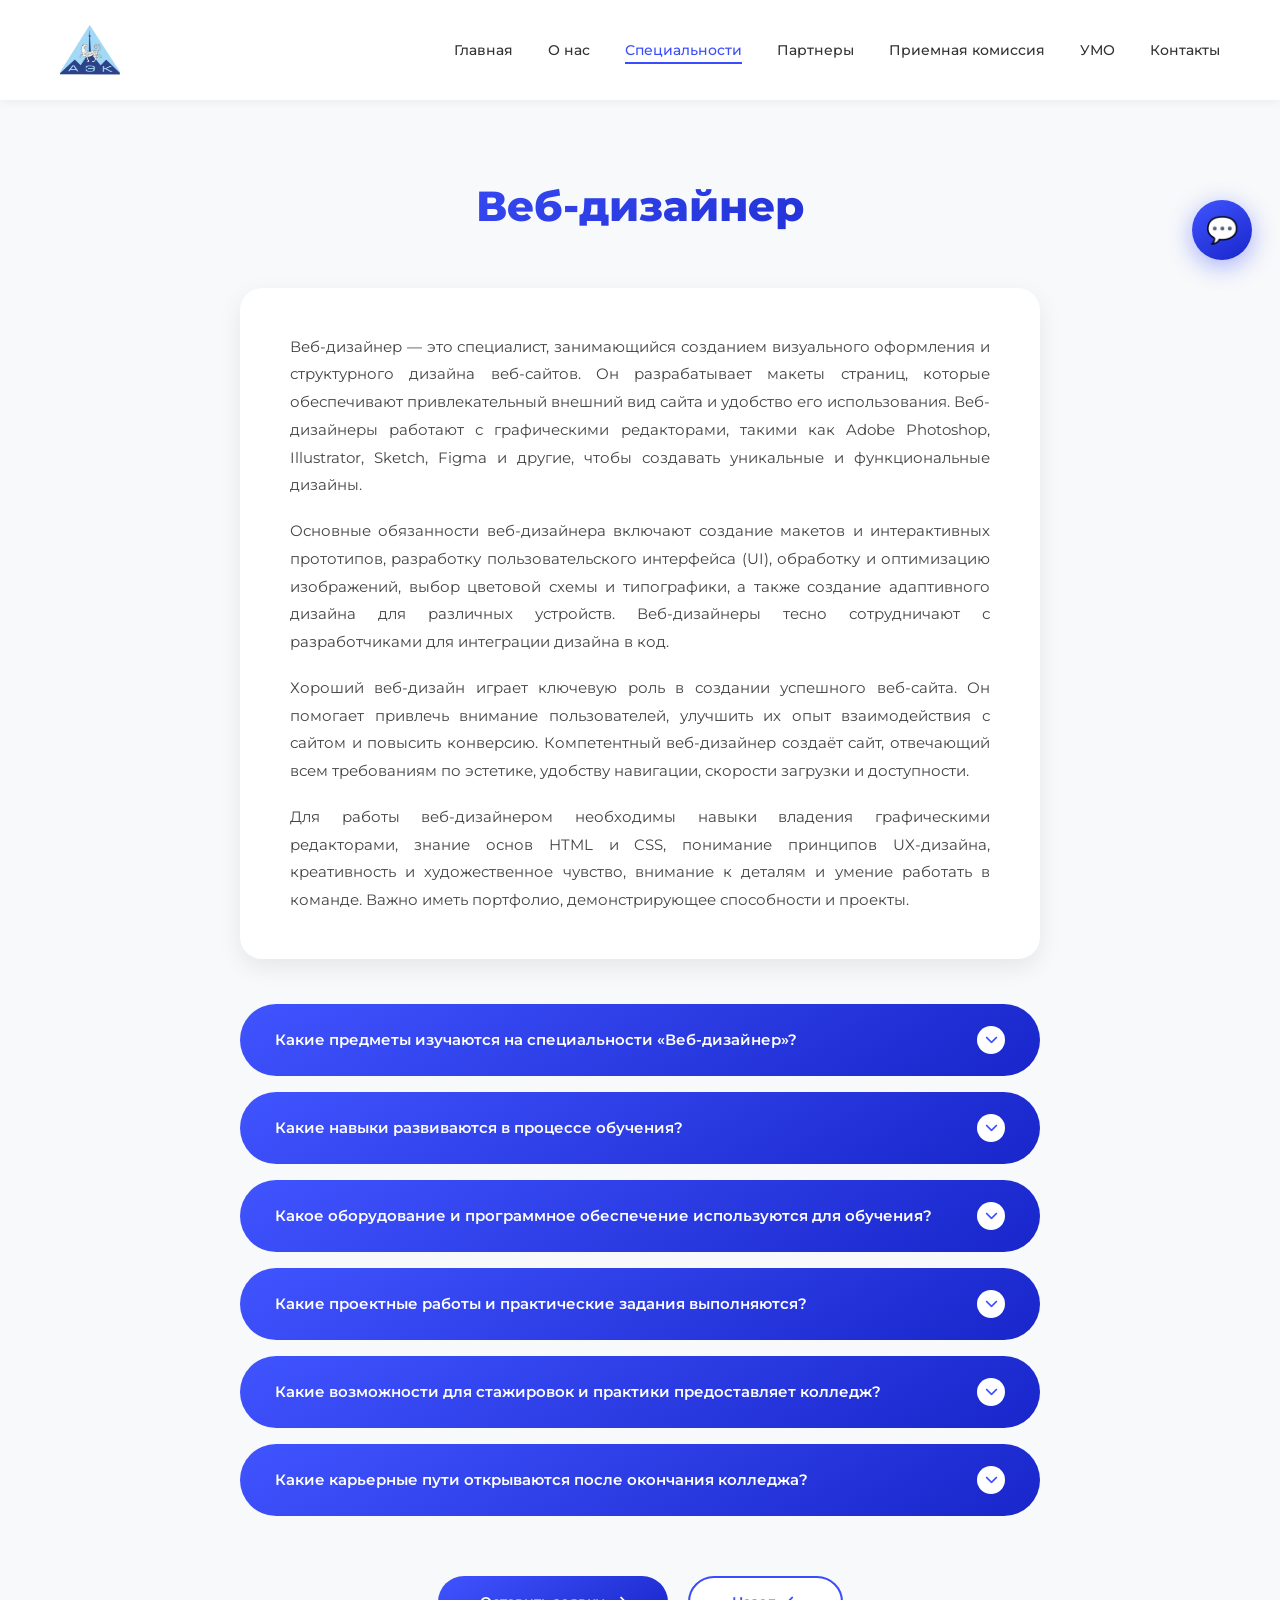
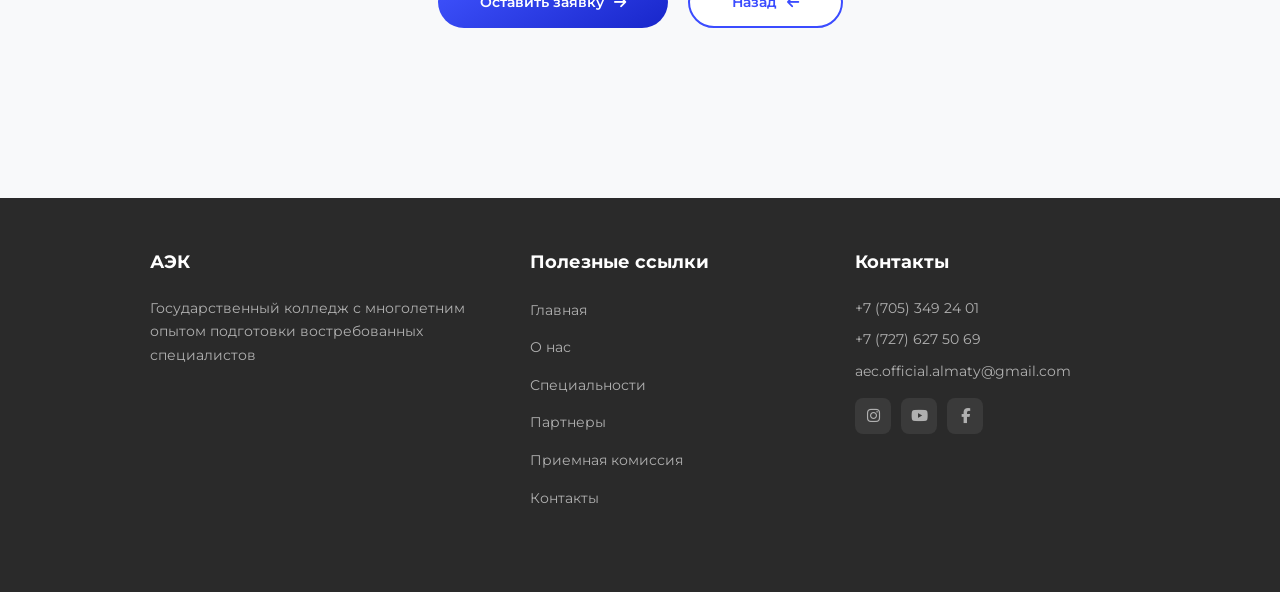
<file: specialties/specialty-webdesigner.html>
<!DOCTYPE html>
<html lang="ru">
<head>
    <meta charset="UTF-8">
    <meta name="viewport" content="width=device-width, initial-scale=1.0">
    <title>Веб-дизайнер — АЭК</title>
    <link rel="preconnect" href="https://fonts.googleapis.com">
    <link rel="preconnect" href="https://fonts.gstatic.com" crossorigin>
    <link href="https://fonts.googleapis.com/css2?family=Montserrat:wght@400;500;600;700;800&display=swap" rel="stylesheet">
    <link rel="stylesheet" href="https://cdnjs.cloudflare.com/ajax/libs/font-awesome/6.4.0/css/all.min.css">
    <link rel="stylesheet" href="../css/specialty.css">
    <link rel="stylesheet" href="../css/jsstyle.css">
</head>
<body>

<header class="header">
    <img src="../img/aec.svg" class="logo" alt="Логотип АЭК">
    <nav class="nav">
        <ul>
            <li><a href="/index.html">Главная</a></li>
            <li><a href="/about.html">О нас</a></li>
            <li><a href="/specialties.html" class="active">Специальности</a></li>
            <li><a href="/partners.html">Партнеры</a></li>
            <li><a href="/admission.html">Приемная комиссия</a></li>
            <li><a href="/umos.html">УМО</a></li>
            <li><a href="/contacts.html">Контакты</a></li>
        </ul>
    </nav>
</header>

<section class="specialty-detail">
    <h1 class="specialty-title">Веб-дизайнер</h1>

    <div class="specialty-description">
        <p>
            Веб-дизайнер — это специалист, занимающийся созданием визуального оформления и структурного
            дизайна веб-сайтов. Он разрабатывает макеты страниц, которые обеспечивают привлекательный внешний
            вид сайта и удобство его использования. Веб-дизайнеры работают с графическими редакторами,
            такими как Adobe Photoshop, Illustrator, Sketch, Figma и другие, чтобы создавать уникальные
            и функциональные дизайны.
        </p>

        <p>
            Основные обязанности веб-дизайнера включают создание макетов и интерактивных прототипов,
            разработку пользовательского интерфейса (UI), обработку и оптимизацию изображений, выбор
            цветовой схемы и типографики, а также создание адаптивного дизайна для различных устройств.
            Веб-дизайнеры тесно сотрудничают с разработчиками для интеграции дизайна в код.
        </p>

        <p>
            Хороший веб-дизайн играет ключевую роль в создании успешного веб-сайта. Он помогает привлечь
            внимание пользователей, улучшить их опыт взаимодействия с сайтом и повысить конверсию.
            Компетентный веб-дизайнер создаёт сайт, отвечающий всем требованиям по эстетике, удобству
            навигации, скорости загрузки и доступности.
        </p>

        <p>
            Для работы веб-дизайнером необходимы навыки владения графическими редакторами, знание основ
            HTML и CSS, понимание принципов UX-дизайна, креативность и художественное чувство, внимание
            к деталям и умение работать в команде. Важно иметь портфолио, демонстрирующее способности и проекты.
        </p>
    </div>

    <div class="faq-section">
        <div class="faq-container">
            <div class="faq-item">
                <div class="faq-question">
                    Какие предметы изучаются на специальности «Веб-дизайнер»?
                    <span class="faq-icon"><i class="fas fa-chevron-down"></i></span>
                </div>
                <div class="faq-answer">
                    Студенты изучают основы веб-дизайна, UX/UI-проектирование, композицию, цветовые схемы, типографику, работу с графикой, основы HTML и CSS, адаптивную верстку, прототипирование интерфейсов и создание дизайн-систем. Также изучаются тренды веб-дизайна и работа с современными инструментами разработки макетов.
                </div>
            </div>

            <div class="faq-item">
                <div class="faq-question">
                    Какие навыки развиваются в процессе обучения?
                    <span class="faq-icon"><i class="fas fa-chevron-down"></i></span>
                </div>
                <div class="faq-answer">
                    Во время обучения формируются навыки графического и веб-дизайна, проектирования пользовательского опыта, создания интерфейсов, работы с анимацией и прототипами. Студенты учатся анализировать потребности клиента, создавать удобные и привлекательные макеты, работать с цветом и визуальной иерархией.
                </div>
            </div>

            <div class="faq-item">
                <div class="faq-question">
                    Какое оборудование и программное обеспечение используются для обучения?
                    <span class="faq-icon"><i class="fas fa-chevron-down"></i></span>
                </div>
                <div class="faq-answer">
                    В обучении применяются графические планшеты, современные компьютеры, а также профессиональные программы: Figma, Adobe Photoshop, Illustrator, After Effects, Lightroom. Используются онлайн-сервисы для прототипирования, создания презентаций и тестирования интерфейсов.
                </div>
            </div>

            <div class="faq-item">
                <div class="faq-question">
                    Какие проектные работы и практические задания выполняются?
                    <span class="faq-icon"><i class="fas fa-chevron-down"></i></span>
                </div>
                <div class="faq-answer">
                    Студенты создают макеты сайтов, мобильных интерфейсов, логотипы, фирменный стиль, лендинги, баннеры, презентации, анимации и интерактивные прототипы. Выполняются реальные заказы от учебных проектов и внешних организаций, а также командные дизайн-проектирования.
                </div>
            </div>

            <div class="faq-item">
                <div class="faq-question">
                    Какие возможности для стажировок и практики предоставляет колледж?
                    <span class="faq-icon"><i class="fas fa-chevron-down"></i></span>
                </div>
                <div class="faq-answer">
                    Колледж сотрудничает с веб-студиями, рекламными агентствами, IT-компаниями. Студенты могут проходить практику в дизайн-командах, участвовать в проектах по созданию сайтов и мобильных интерфейсов, выполнять реальные задачи по оформлению брендов и рекламных материалов.
                </div>
            </div>

            <div class="faq-item">
                <div class="faq-question">
                    Какие карьерные пути открываются после окончания колледжа?
                    <span class="faq-icon"><i class="fas fa-chevron-down"></i></span>
                </div>
                <div class="faq-answer">
                    Выпускники могут работать веб-дизайнером, UX/UI-дизайнером, графическим дизайнером, дизайнером интерфейсов, специалистом по визуальному контенту, а также развиваться в направлениях продуктового дизайна, motion-дизайна и бренд-дизайна.
                </div>
            </div>
        </div>
    </div>

    <div class="action-buttons">
        <button class="btn-primary">
            Оставить заявку
            <i class="fas fa-arrow-right"></i>
        </button>
        <button class="btn-secondary" onclick="history.back()">
            Назад
            <i class="fas fa-arrow-left"></i>
        </button>
    </div>
</section>

<footer class="footer">
    <div class="footer-container">
        <div class="footer-section">
            <h3>АЭК</h3>
            <p>Государственный колледж с многолетним опытом подготовки востребованных специалистов</p>
        </div>
        <div class="footer-section">
            <h3>Полезные ссылки</h3>
            <ul class="footer-links">
                <li><a href="/index.html">Главная</a></li>
                <li><a href="/about.html">О нас</a></li>
                <li><a href="/specialties.html">Специальности</a></li>
                <li><a href="/partners.html">Партнеры</a></li>
                <li><a href="/admission.html">Приемная комиссия</a></li>
                <li><a href="/contacts.html">Контакты</a></li>
            </ul>
        </div>
        <div class="footer-section">
            <h3>Контакты</h3>
            <div class="footer-contact">
                <p>+7 (705) 349 24 01</p>
                <p>+7 (727) 627 50 69</p>
                <a href="mailto:aec.official.almaty@gmail.com">aec.official.almaty@gmail.com</a>
                <div class="footer-social">
                    <a href="#" aria-label="Instagram"><i class="fab fa-instagram"></i></a>
                    <a href="#" aria-label="YouTube"><i class="fab fa-youtube"></i></a>
                    <a href="#" aria-label="Facebook"><i class="fab fa-facebook-f"></i></a>
                </div>
            </div>
        </div>
    </div>
</footer>

<script src="../js/page-animations.js"></script>
    <script src="/js/chatbot.js"></script>
</body>
</html>
</file>
<file: css/main2.css>
@import url('https://fonts.googleapis.com/css2?family=Montserrat:wght@300;400;500;600;700;800&display=swap');

* {
    margin: 0;
    padding: 0;
    box-sizing: border-box;
}

body {
    font-family: "Montserrat", sans-serif;
    background: #f8f9fa;
    color: #111;
    overflow-x: hidden;
}

/* шапка */

.header {
    background: white;
    padding: 20px 60px;
    display: flex;
    justify-content: space-between;
    align-items: center;
    box-shadow: 0 2px 10px rgba(0,0,0,0.05);
    position: sticky;
    top: 0;
    z-index: 1000;
}

.logo {
    height: 60px;
}

.nav ul {
    list-style: none;
    display: flex;
    gap: 35px;
    align-items: center;
}

.nav ul li a {
    text-decoration: none;
    color: #333;
    font-size: 14px;
    font-weight: 500;
    transition: color 0.3s;
    position: relative;
}

.nav ul li a:hover,
.nav ul li a.active {
    color: #4169E1;
}

.nav ul li a.active::after {
    content: '';
    position: absolute;
    bottom: -5px;
    left: 0;
    width: 100%;
    height: 2px;
    background: #4169E1;
}

/* главный блок */

.hero {
    position: relative;
    width: 100%;
    min-height: 800px;
    background: #ffffff;
    overflow: hidden;
}

.hero-container {
    max-width: 1700px;
    margin: -100px auto 0;
    padding: 0px 100px 0px;
    display: grid;
    grid-template-columns: 1fr 1fr;
    align-items: center;
    gap: 60px;
    position: relative;
    z-index: 10;
}

.hero-content h1 {
    font-size: 56px;
    font-weight: 800;
    line-height: 1.15;
    margin-bottom: 25px;
    color: #111;
}

.hero-content p {
    font-size: 16px;
    color: #555;
    margin-bottom: 35px;
    line-height: 1.6;
}

.btn {
    padding: 15px 35px;
    background: #3b4cff;
    color: #fff;
    font-size: 15px;
    font-weight: 600;
    border-radius: 30px;
    border: none;
    cursor: pointer;
    transition: all 0.3s ease;
    display: inline-flex;
    align-items: center;
    gap: 8px;
}

.btn:hover {
    background: #2d3ce0;
    transform: translateY(-2px);
    box-shadow: 0 10px 25px rgba(59, 76, 255, 0.3);
}

/* картинка с градиентом */
.hero-image {
    position: relative;
    z-index: 5;
    display: flex;
    justify-content: flex-end;
    align-items: center;
}

.hero-image img {
    width: auto;
    padding-top: 140px;
    max-width: 2600px;
    height: auto;
    position: relative;
    z-index: 5;
    mask-image: linear-gradient(to bottom,
        rgba(0,0,0,1) 0%,
        rgba(0,0,0,1) 60%,
        rgba(0,0,0,0.8) 75%,
        rgba(0,0,0,0) 100%);
    -webkit-mask-image: linear-gradient(to bottom,
        rgba(0,0,0,1) 0%,
        rgba(0,0,0,1) 60%,
        rgba(0,0,0,0.8) 75%,
        rgba(0,0,0,0) 100%);
}

/* волна на фоне */
.wave {
    position: absolute;
    bottom: -150px;
    left: 0;
    width: 117%;
    z-index: 2;
    pointer-events: none;
}


.wave img {
    width: 100%;
    height: auto;
    display: block;
}

/* статистика */

.stats-wrapper {
    position: absolute;
    bottom: 40px;
    left: 0;
    right: 0;
    z-index: 50;
    pointer-events: none;
}

.stats {
    max-width: 1280px;
    margin: 0 auto;
    padding: 0 60px;
    display: grid;
    grid-template-columns: repeat(4, 1fr);
    gap: 20px;
    pointer-events: auto;
}

.stat {
    background: #ffffff;
    padding: 30px 25px;
    border-radius: 18px;
    text-align: center;
    box-shadow: 0 8px 30px rgba(0, 0, 0, 0.1);
    transition: transform 0.3s ease, box-shadow 0.3s ease;
}

.stat:hover {
    transform: translateY(-5px);
    box-shadow: 0 12px 40px rgba(0, 0, 0, 0.15);
}

.stat span {
    font-size: 48px;
    font-weight: 800;
    color: #3b4cff;
    display: block;
    line-height: 1;
}

.stat p {
    margin-top: 10px;
    font-size: 15px;
    color: #333;
    font-weight: 500;
}

/* контейнер */

.container {
    max-width: 1280px;
    margin: 120px auto 80px;
    padding: 0 60px;
    overflow: visible;
}

.section-title {
    text-align: center;
    font-size: 40px;
    font-weight: 700;
    color: #4054FF;
     color: linear-gradient(149deg, rgba(64, 84, 255, 1) 0%, rgba(24, 38, 202, 1) 100%);
    margin-bottom: 55px;
}

/* преимущества */

.features {
    display: grid;
    grid-template-columns: 1.5fr 1fr 1fr 1fr;
    gap: 22px;
}

.feature {
    background: #fff;
    border-radius: 22px;
    padding: 35px 30px;
    box-shadow: 0 8px 25px rgba(0, 0, 0, 0.08);
    display: flex;
    flex-direction: column;
    transition: transform 0.3s ease, box-shadow 0.3s ease;
}

.feature:hover {
    transform: translateY(-5px);
    box-shadow: 0 12px 35px rgba(0, 0, 0, 0.12);
}

.feature-main {
    grid-column: 1;
}

.feature h3 {
    font-size: 24px;
    font-weight: 700;
    margin-bottom: 18px;
    color: #111;
}

.feature h4 {
    font-size: 18px;
    font-weight: 700;
    margin: 12px 0 10px;
    color: #111;
}

.feature p {
    font-size: 14px;
    line-height: 1.7;
    color: #666;
    flex-grow: 1;
}


.icon {
    width: 50px;
    height: 50px;
    display: flex;
    align-items: center;
    justify-content: center;
    font-size: 32px;
    margin-bottom: 12px;
}

.feature .btn {
    margin-top: 22px;
    align-self: flex-start;
}

/* специальности */

.specialties {
    display: grid;
    grid-template-columns: repeat(4, 1fr);
    gap: 22px;
}

/* карточки */


.card {
    position: relative;
    background: #ffffff;
    border-radius: 26px;
    padding: 34px 30px;
    box-shadow: 0 10px 30px rgba(0, 0, 0, 0.1);
    overflow: hidden; /* чтоб картинка не вылезала */
    min-height: 400px;
    display: flex;
    flex-direction: column;
    transition: transform 0.3s ease, box-shadow 0.3s ease;
}

.card:hover {
    transform: translateY(-8px);
    box-shadow: 0 18px 45px rgba(0, 0, 0, 0.15);
}

.card-content {
    position: relative;
    z-index: 10; /* контент выше картинки */
    display: flex;
    flex-direction: column;
    height: 100%;
}

.card-content h4 {
    font-size: 20px;
    font-weight: 700;
    margin-bottom: 20px;
    color: #111;
}

.card-content ul {
    list-style: none;
    margin-bottom: auto;
    flex-grow: 1;
}

.card-content li {
    font-size: 14px;
    color: #666;
    margin-bottom: 12px;
    line-height: 1.5;
    position: relative;
    padding-left: 18px;
}

.card-content li:before {
    content: "•";
    color: #3b4cff;
    font-weight: bold;
    font-size: 20px;
    position: absolute;
    left: 0;
    top: -3px;
}

/* кнопка внутри карточки */
.btn-small {
    padding: 12px 26px;
    font-size: 14px;
    font-weight: 600;
    border-radius: 26px;
    align-self: flex-start;
    margin-top: 18px;
    position: relative;
    z-index: 10; /* кнопка выше картинки */
}

/* картинка позади всего */
.card-image {
    position: absolute;
    bottom: 45px;
    right: 50px;
    z-index: 1; /* позади кнопки и текста */
    pointer-events: none;
    width: 160%; /* ограничиваем ширину */
    height: 160%; /* ограничиваем высоту */
    display: flex;
    align-items: flex-end;
    justify-content: flex-end;
}

.card-image img {
    width: 160%;
    height: 160%;
    object-fit: contain;
    object-position: bottom right;
}

/* разные размеры для каждой карточки */

.card--software .card-image {
    width: 70%;
    height: 65%;
}

.card--bank .card-image {
    width: 75%;
    height: 90%;
}

.card--food .card-image {
    width: 70%;
    height: 55%;
}

.card--accounting .card-image {
    width: 75%;
    height: 58%;
}

/* адаптив */

@media (max-width: 1200px) {
    .hero-container {
        padding: 60px 40px 0;
    }

    .stats {
        padding: 0 40px;
    }

    .container {
        padding: 0 40px;
    }
}

@media (max-width: 1024px) {
    .features {
        grid-template-columns: 1fr 1fr;
    }

    .feature-main {
        grid-column: 1 / -1;
    }

    .specialties {
        grid-template-columns: repeat(2, 1fr);
    }

    .nav ul {
        gap: 20px;
    }
}

@media (max-width: 900px) {
    .header {
        padding: 15px 30px;
        flex-direction: row;
        justify-content: space-between;
    }

    .nav ul {
        flex-wrap: wrap;
        justify-content: center;
        gap: 15px;
    }

    .hero-container {
        grid-template-columns: 1fr;
        text-align: center;
        padding: 50px 30px 0;
    }

    .hero-content h1 {
        font-size: 42px;
    }

    .hero-image {
        justify-content: center;
    }

    .hero-image img {
        max-width: 500px;
    }

    .stats {
        grid-template-columns: repeat(2, 1fr);
        padding: 0 30px;
    }

    .container {
        padding: 0 30px;
        margin: 100px auto 60px;
    }
}

@media (max-width: 600px) {
    .header {
        padding: 15px 20px;
        flex-direction: row;
        justify-content: space-between;
    }

    .logo {
        height: 40px;
    }

    .hero {
        min-height: auto;
        padding-bottom: 200px;
    }

    .hero-container {
        padding: 30px 20px 0;
        gap: 20px;
        margin: 0 auto;
    }

    .hero-content h1 {
        font-size: 28px;
    }

    .hero-content p {
        font-size: 14px;
    }

    .hero-image {
        display: none;
    }

    .stats {
        position: static;
        margin: 20px 20px 0;
        grid-template-columns: repeat(2, 1fr);
        padding: 0;
        gap: 12px;
    }

    .stats-wrapper {
        position: static;
        padding: 0 20px 40px;
    }

    .stat {
        padding: 20px 15px;
    }

    .stat span {
        font-size: 32px;
    }

    .features {
        grid-template-columns: 1fr;
    }

    .specialties {
        grid-template-columns: 1fr;
        padding-bottom: 40px;
    }

    .section-title {
        font-size: 28px;
        margin-bottom: 32px;
    }

    .container {
        padding: 0 20px;
        margin: 60px auto 40px;
    }

    .btn {
        padding: 13px 28px;
        font-size: 14px;
    }
}


/* отзывы */

.reviews-section {
    max-width: 1280px;
    margin: 0 auto 80px;
    padding: 0 60px;
}

.reviews-carousel-wrapper {
    display: flex;
    align-items: center;
    gap: 16px;
}

.reviews-track-outer {
    overflow: hidden;
    flex: 1;
}

.reviews-track {
    display: flex;
    gap: 24px;
    transition: transform 0.45s cubic-bezier(0.4, 0, 0.2, 1);
}

.review-card {
    background: #fff;
    border-radius: 22px;
    padding: 36px 32px;
    box-shadow: 0 8px 28px rgba(0, 0, 0, 0.08);
    flex: 0 0 calc(33.333% - 16px);
    min-width: 0;
    display: flex;
    flex-direction: column;
    gap: 18px;
    transition: transform 0.3s ease, box-shadow 0.3s ease;
}

.review-card:hover {
    transform: translateY(-5px);
    box-shadow: 0 14px 40px rgba(0, 0, 0, 0.12);
}

.review-stars {
    color: #f5a623;
    font-size: 20px;
    letter-spacing: 2px;
}

.review-text {
    font-size: 14px;
    color: #555;
    line-height: 1.75;
    flex: 1;
}

.review-author {
    display: flex;
    align-items: center;
    gap: 14px;
    margin-top: 4px;
}

.review-avatar {
    width: 46px;
    height: 46px;
    border-radius: 50%;
    background: linear-gradient(135deg, #4054FF, #1826CA);
    color: #fff;
    font-size: 18px;
    font-weight: 700;
    display: flex;
    align-items: center;
    justify-content: center;
    flex-shrink: 0;
}

.review-name {
    font-size: 15px;
    font-weight: 700;
    color: #111;
}

.review-specialty {
    font-size: 13px;
    color: #888;
    margin-top: 2px;
}

.reviews-arrow {
    width: 48px;
    height: 48px;
    border-radius: 50%;
    border: 2px solid #e0e0e0;
    background: #fff;
    font-size: 28px;
    line-height: 1;
    cursor: pointer;
    display: flex;
    align-items: center;
    justify-content: center;
    color: #4054FF;
    flex-shrink: 0;
    transition: all 0.3s ease;
}

.reviews-arrow:hover {
    background: #4054FF;
    border-color: #4054FF;
    color: #fff;
    transform: scale(1.1);
}

.reviews-arrow:disabled {
    opacity: 0.3;
    cursor: default;
    transform: none;
}

.reviews-dots {
    display: flex;
    justify-content: center;
    gap: 10px;
    margin-top: 28px;
}

.reviews-dot {
    width: 10px;
    height: 10px;
    border-radius: 50%;
    background: #d0d0d0;
    border: none;
    cursor: pointer;
    transition: all 0.3s ease;
    padding: 0;
}

.reviews-dot.active {
    background: #4054FF;
    transform: scale(1.3);
}

@media (max-width: 1024px) {
    .review-card {
        flex: 0 0 calc(50% - 12px);
    }
}

@media (max-width: 600px) {
    .reviews-section {
        padding: 0 20px;
    }

    .review-card {
        flex: 0 0 100%;
    }

    .reviews-arrow {
        width: 38px;
        height: 38px;
        font-size: 22px;
    }
}

     /* часто задаваемые вопросы */

        .faq-section {
            max-width: 900px;
            margin: 80px auto;
            padding: 0 40px;
        }

        .faq-title {
            text-align: center;
            font-size: 40px;
            font-weight: 700;
            color: #4054FF;
            color: linear-gradient(149deg, rgba(64, 84, 255, 1) 0%, rgba(24, 38, 202, 1) 100%);
            margin-bottom: 50px;
        }

        .faq-container {
            display: flex;
            flex-direction: column;
            gap: 16px;
        }

        .faq-item {
            background: #4054FF;
            background: linear-gradient(149deg, rgba(64, 84, 255, 1) 0%, rgba(24, 38, 202, 1) 100%);
            border-radius: 50px;
            padding: 22px 35px;
            cursor: pointer;
            position: relative;
            transition: all 0.3s ease;
        }

        .faq-item:hover {
            transform: translateY(-2px);
            box-shadow: 0 8px 20px rgba(59, 76, 255, 0.3);
        }

        .faq-question {
            color: #ffffff;
            font-size: 16px;
            font-weight: 600;
            display: flex;
            justify-content: space-between;
            align-items: center;
            user-select: none;
            gap: 16px;
        }

        .faq-icon {
            width: 28px;
            height: 28px;
            min-width: 28px;
            background: #ffffff;
            border-radius: 50%;
            display: flex;
            align-items: center;
            justify-content: center;
            transition: transform 0.3s ease;
        }

        .faq-icon i {
            color: #4054FF;
            color: linear-gradient(149deg, rgba(64, 84, 255, 1) 0%, rgba(24, 38, 202, 1) 100%);
            font-size: 14px;
        }

        .faq-answer {
            color: rgba(255, 255, 255, 0.92);
            font-size: 14px;
            line-height: 1.75;
            margin-top: 0;
            padding-right: 44px;
            max-height: 0;
            overflow: hidden;
            transition: max-height 0.38s ease, margin-top 0.3s ease;
        }

        .faq-item.active .faq-answer {
            max-height: 600px;
            margin-top: 14px;
        }

        .faq-item.active .faq-icon {
            transform: rotate(180deg);
        }

        /* контакты */

        .contact-section {
            background: #ffffff;
            padding: 80px 0;
        }

        .contact-container {
            max-width: 1100px;
            margin: 0 auto;
            padding: 0 40px;
        }

        .contact-title {
            text-align: center;
            font-size: 40px;
            font-weight: 700;
            color: #3b4cff;
            margin-bottom: 60px;
        }

        .contact-content {
            display: grid;
            grid-template-columns: 1fr 1fr;
            gap: 60px;
            align-items: center;
        }

        .contact-map {
            background: #d3d3d3;
            border-radius: 30px;
            height: 400px;
            position: relative;
            overflow: hidden;
        }

        .contact-info {
            display: flex;
            flex-direction: column;
            gap: 8px;
        }

        .info-title {
            font-size: 24px;
            font-weight: 700;
            color: #111;
            margin-bottom: 20px;
        }

        .info-item {
            display: flex;
            align-items: flex-start;
            gap: 12px;
            margin-bottom: 18px;
        }

        .info-icon {
            width: 24px;
            height: 24px;
            display: flex;
            align-items: center;
            justify-content: center;
            flex-shrink: 0;
            margin-top: 2px;
        }

        .info-icon i {
            color: #3b4cff;
            font-size: 18px;
        }

        .info-details {
            display: flex;
            flex-direction: column;
            gap: 2px;
        }

        .info-label {
            font-size: 16px;
            font-weight: 600;
            color: #111;
            margin-bottom: 4px;
        }

        .info-text {
            font-size: 14px;
            color: #666;
            line-height: 1.5;
        }

        .social-links {
            display: flex;
            gap: 12px;
            margin-top: 8px;
        }

        .social-link {
            width: 40px;
            height: 40px;
            background: #f0f0f0;
            border-radius: 10px;
            display: flex;
            align-items: center;
            justify-content: center;
            text-decoration: none;
            transition: all 0.3s ease;
        }

        .social-link:hover {
            background: #3b4cff;
            transform: translateY(-3px);
        }

        .social-link i {
            color: #3b4cff;
            font-size: 18px;
            transition: color 0.3s ease;
        }

        .social-link:hover i {
            color: #ffffff;
        }

        /* подвал */

        .footer {
            background: #2a2a2a;
            padding: 50px 0 30px;
        }

        .footer-container {
            max-width: 1100px;
            margin: 0 auto;
            padding: 0 40px;
            display: grid;
            grid-template-columns: 1.2fr 1fr 1fr;
            gap: 50px;
        }

        .footer-section h3 {
            font-size: 18px;
            font-weight: 700;
            color: #ffffff;
            margin-bottom: 20px;
        }

        .footer-section p {
            font-size: 14px;
            color: #b0b0b0;
            line-height: 1.7;
        }

        .footer-links {
            list-style: none;
        }

        .footer-links li {
            margin-bottom: 12px;
        }

        .footer-links a {
            color: #b0b0b0;
            text-decoration: none;
            font-size: 14px;
            transition: color 0.3s ease;
        }

        .footer-links a:hover {
            color: #3b4cff;
        }

        .footer-contact {
            display: flex;
            flex-direction: column;
            gap: 10px;
        }

        .footer-contact p {
            margin-bottom: 8px;
        }

        .footer-social {
            display: flex;
            gap: 10px;
            margin-top: 15px;
        }

        .footer-social a {
            width: 36px;
            height: 36px;
            background: #3a3a3a;
            border-radius: 8px;
            display: flex;
            align-items: center;
            justify-content: center;
            text-decoration: none;
            transition: all 0.3s ease;
        }

        .footer-social a:hover {
            background: #3b4cff;
        }

        .footer-social i {
            color: #b0b0b0;
            font-size: 16px;
        }

        .footer-social a:hover i {
            color: #ffffff;
        }

        /* адаптив */

        @media (max-width: 900px) {
            .contact-content {
                grid-template-columns: 1fr;
            }

            .footer-container {
                grid-template-columns: 1fr;
                gap: 40px;
            }

            .faq-section {
                padding: 0 30px;
            }
        }

        @media (max-width: 600px) {
            .faq-title,
            .contact-title {
                font-size: 30px;
            }

            .faq-item {
                padding: 18px 25px;
            }

            .faq-question {
                font-size: 15px;
            }

            .faq-answer {
                font-size: 13px;
                padding-right: 30px;
            }

            .contact-map {
                height: 300px;
            }
        }
</file>
<file: css/jsstyle.css>
/* стили для js функционала */

/* модальное окно */

.modal {
    position: fixed;
    top: 0;
    left: 0;
    width: 100%;
    height: 100%;
    z-index: 9999;
    opacity: 0;
    visibility: hidden;
    transition: opacity 0.3s ease, visibility 0.3s ease;
}

.modal.active {
    opacity: 1;
    visibility: visible;
}

.modal-overlay {
    position: absolute;
    top: 0;
    left: 0;
    width: 100%;
    height: 100%;
    background: rgba(0, 0, 0, 0.6);
    backdrop-filter: blur(5px);
}

.modal-content {
    position: absolute;
    top: 50%;
    left: 50%;
    transform: translate(-50%, -50%) scale(0.9);
    background: #fff;
    padding: 40px;
    border-radius: 20px;
    max-width: 500px;
    width: 90%;
    max-height: 90vh;
    overflow-y: auto;
    box-shadow: 0 20px 60px rgba(0, 0, 0, 0.3);
    transition: transform 0.3s ease;
}

.modal.active .modal-content {
    transform: translate(-50%, -50%) scale(1);
}

.modal-close {
    position: absolute;
    top: 15px;
    right: 15px;
    background: transparent;
    border: none;
    font-size: 32px;
    color: #999;
    cursor: pointer;
    line-height: 1;
    transition: color 0.3s;
}

.modal-close:hover {
    color: #333;
}

.modal-content h2 {
    font-size: 28px;
    font-weight: 700;
    color: #111;
    margin-bottom: 30px;
    text-align: center;
}

/* форма */

.application-form {
    display: flex;
    flex-direction: column;
    gap: 20px;
}

.form-group {
    display: flex;
    flex-direction: column;
    gap: 8px;
}

.form-group label {
    font-size: 14px;
    font-weight: 600;
    color: #333;
}

.form-group input,
.form-group select,
.form-group textarea {
    padding: 12px 16px;
    border: 2px solid #e0e0e0;
    border-radius: 10px;
    font-size: 15px;
    font-family: 'Montserrat', sans-serif;
    transition: border-color 0.3s;
}

.form-group input:focus,
.form-group select:focus,
.form-group textarea:focus {
    outline: none;
    border-color: #3b4cff;
}

.form-group textarea {
    resize: vertical;
    min-height: 100px;
}

.btn {
    padding: 15px 35px;
    background: linear-gradient(149deg, rgba(64, 84, 255, 1) 0%, rgba(24, 38, 202, 1) 100%);
    color: #fff;
    font-size: 15px;
    font-weight: 600;
    font-family: 'Montserrat', sans-serif;
    border-radius: 30px;
    border: none;
    cursor: pointer;
    transition: all 0.3s ease;
    display: inline-flex;
    align-items: center;
    gap: 8px;
}

.btn:hover {
    transform: translateY(-2px);
    box-shadow: 0 10px 25px rgba(59, 76, 255, 0.35);
}

.btn-submit {
    margin-top: 10px;
    width: 100%;
    justify-content: center;
}

.form-note {
    text-align: center;
    font-size: 12px;
    color: #999;
    margin-top: -10px;
}

/* уведомления */

.notification {
    position: fixed;
    bottom: -100px;
    right: 20px;
    background: #fff;
    padding: 16px 24px;
    border-radius: 10px;
    box-shadow: 0 10px 30px rgba(0, 0, 0, 0.2);
    z-index: 10000;
    font-size: 14px;
    font-weight: 500;
    min-width: 250px;
    max-width: 400px;
    transition: bottom 0.3s ease;
}

.notification.show {
    bottom: 30px;
}

.notification-success {
    border-left: 4px solid #4caf50;
    color: #2e7d32;
}

.notification-error {
    border-left: 4px solid #f44336;
    color: #c62828;
}

.notification-info {
    border-left: 4px solid #2196f3;
    color: #1565c0;
}

/* кнопка наверх */

.scroll-to-top {
    position: fixed;
    bottom: 30px;
    right: 30px;
    width: 50px;
    height: 50px;
    background: #3b4cff;
    background: linear-gradient(149deg, rgba(64, 84, 255, 1) 0%, rgba(24, 38, 202, 1) 100%);
    color: #fff;
    border: none;
    border-radius: 50%;
    font-size: 24px;
    cursor: pointer;
    opacity: 0;
    visibility: hidden;
    transition: all 0.3s ease;
    z-index: 999;
    box-shadow: 0 5px 20px rgba(59, 76, 255, 0.3);
}

.scroll-to-top.visible {
    opacity: 1;
    visibility: visible;
}

.scroll-to-top:hover {
    transform: translateY(-5px);
    box-shadow: 0 10px 30px rgba(59, 76, 255, 0.4);
}

/* мобильное меню */

.burger-menu {
    display: none;
    flex-direction: column;
    gap: 5px;
    background: transparent;
    border: none;
    cursor: pointer;
    padding: 8px;
    position: relative;
    z-index: 1001;
}

.burger-menu span {
    width: 26px;
    height: 3px;
    background: #333;
    border-radius: 2px;
    display: block;
    transition: transform 0.35s cubic-bezier(0.23, 1, 0.32, 1),
                opacity 0.25s ease;
}

.burger-menu.active span:nth-child(1) {
    transform: translateY(8px) rotate(45deg);
}

.burger-menu.active span:nth-child(2) {
    opacity: 0;
    transform: scaleX(0);
}

.burger-menu.active span:nth-child(3) {
    transform: translateY(-8px) rotate(-45deg);
}

/* адаптив */

@media (max-width: 900px) {
    .burger-menu {
        display: flex;
    }

    .nav {
        position: fixed;
        top: 0;
        right: -100%;
        width: 285px;
        height: 100vh;
        background: #fff;
        padding: 90px 30px 40px;
        box-shadow: -8px 0 30px rgba(0, 0, 0, 0.12);
        transition: right 0.35s cubic-bezier(0.23, 1, 0.32, 1);
        z-index: 1000;
        overflow-y: auto;
    }

    .nav.active {
        right: 0;
    }

    .nav ul {
        flex-direction: column;
        gap: 4px;
    }

    .nav ul li a {
        font-size: 17px;
        padding: 13px 16px;
        display: block;
        border-radius: 12px;
        transition: background 0.2s ease, color 0.2s ease;
    }

    .nav ul li a:hover,
    .nav ul li a.active {
        background: #f0f2ff;
        color: #3b4cff;
    }

    body.menu-open {
        overflow: hidden;
    }

    body.menu-open::before {
        content: '';
        position: fixed;
        top: 0;
        left: 0;
        width: 100%;
        height: 100%;
        background: rgba(0, 0, 0, 0.45);
        z-index: 999;
        backdrop-filter: blur(3px);
        -webkit-backdrop-filter: blur(3px);
        animation: fadeInOverlay 0.3s ease;
    }

    @keyframes fadeInOverlay {
        from { opacity: 0; }
        to   { opacity: 1; }
    }
}

@media (max-width: 600px) {
    .modal-content {
        padding: 30px 20px;
    }

    .modal-content h2 {
        font-size: 24px;
    }

    .scroll-to-top {
        width: 45px;
        height: 45px;
        bottom: 20px;
        right: 20px;
        font-size: 20px;
    }

    .notification {
        right: 10px;
        left: 10px;
        max-width: none;
    }
}

/* анимация загрузки страницы */

body {
    opacity: 0;
    transition: opacity 0.5s ease;
}

body.loaded {
    opacity: 1;
}

/* дополнительные эффекты */

/* плавное появление карточек */
.card,
.feature,
.stat {
    will-change: transform, opacity;
}

/* подчёркивание при наведении на ссылки */
.nav a {
    position: relative;
}

.nav a::after {
    content: '';
    position: absolute;
    bottom: -5px;
    left: 0;
    width: 0;
    height: 2px;
    background: #3b4cff;
    transition: width 0.3s ease;
}

.nav a:hover::after,
.nav a.active::after {
    width: 100%;
}

/* пульсация кнопки в герое */
@keyframes pulse {
    0% {
        box-shadow: 0 0 0 0 rgba(59, 76, 255, 0.7);
    }
    70% {
        box-shadow: 0 0 0 15px rgba(59, 76, 255, 0);
    }
    100% {
        box-shadow: 0 0 0 0 rgba(59, 76, 255, 0);
    }
}

.hero .btn {
    animation: pulse 2s infinite;
}

.hero .btn:hover {
    animation: none;
}
</file>
<file: css/specialty.css>
@import url('https://fonts.googleapis.com/css2?family=Montserrat:wght@400;500;600;700;800&display=swap');

* {
    margin: 0;
    padding: 0;
    box-sizing: border-box;
}

body {
    font-family: 'Montserrat', sans-serif;
    background: #f8f9fa;
    color: #111;
    overflow-x: hidden;
    line-height: 1.6;
}

/* шапка */
.header {
    background: white;
    padding: 20px 60px;
    display: flex;
    justify-content: space-between;
    align-items: center;
    box-shadow: 0 2px 10px rgba(0, 0, 0, 0.05);
    position: sticky;
    top: 0;
    z-index: 1000;
    transition: box-shadow 0.3s ease;
}

.logo {
    height: 60px;
}

.nav ul {
    list-style: none;
    display: flex;
    gap: 35px;
    align-items: center;
}

.nav ul li a {
    text-decoration: none;
    color: #333;
    font-size: 14px;
    font-weight: 500;
    transition: color 0.3s;
    position: relative;
}

.nav ul li a:hover,
.nav ul li a.active {
    color: #3b4cff;
}

.nav ul li a.active::after {
    content: '';
    position: absolute;
    bottom: -5px;
    left: 0;
    width: 100%;
    height: 2px;
    background: #3b4cff;
}

/* страница специальности */
.specialty-detail {
    max-width: 920px;
    margin: 0 auto;
    padding: 80px 60px 90px;
}

.specialty-title {
    text-align: center;
    font-size: 42px;
    font-weight: 800;
    background: linear-gradient(149deg, rgba(64, 84, 255, 1) 0%, rgba(24, 38, 202, 1) 100%);
    -webkit-background-clip: text;
    -webkit-text-fill-color: transparent;
    background-clip: text;
    margin-bottom: 55px;
    line-height: 1.25;
}

/* карточка с описанием */
.specialty-description {
    background: white;
    border-radius: 22px;
    padding: 45px 50px;
    margin-bottom: 45px;
    box-shadow: 0 8px 25px rgba(0, 0, 0, 0.08);
    transition: transform 0.3s ease, box-shadow 0.3s ease;
}

.specialty-description:hover {
    transform: translateY(-3px);
    box-shadow: 0 14px 35px rgba(0, 0, 0, 0.11);
}

.specialty-description p {
    font-size: 15px;
    line-height: 1.85;
    color: #444;
    margin-bottom: 18px;
    text-align: justify;
}

.specialty-description p:last-child {
    margin-bottom: 0;
}

.specialty-description ul {
    list-style: none;
    margin: 20px 0;
    padding-left: 0;
}

.specialty-description ul li {
    font-size: 15px;
    line-height: 1.8;
    color: #444;
    padding-left: 30px;
    position: relative;
    margin-bottom: 12px;
}

.specialty-description ul li::before {
    content: '✓';
    position: absolute;
    left: 0;
    color: #3b4cff;
    font-weight: 700;
    font-size: 16px;
}

/* faq в том же стиле что на главной */
.faq-section {
    margin-top: 10px;
}

.faq-container {
    display: flex;
    flex-direction: column;
    gap: 16px;
}

.faq-item {
    background: #4054FF;
    background: linear-gradient(149deg, rgba(64, 84, 255, 1) 0%, rgba(24, 38, 202, 1) 100%);
    border-radius: 50px;
    padding: 22px 35px;
    cursor: pointer;
    transition: all 0.3s ease;
    overflow: hidden;
}

.faq-item:hover {
    transform: translateY(-2px);
    box-shadow: 0 8px 22px rgba(59, 76, 255, 0.32);
}

.faq-question {
    color: #ffffff;
    font-size: 15px;
    font-weight: 600;
    display: flex;
    justify-content: space-between;
    align-items: center;
    user-select: none;
    gap: 16px;
}

.faq-icon {
    width: 28px;
    height: 28px;
    min-width: 28px;
    background: #ffffff;
    border-radius: 50%;
    display: flex;
    align-items: center;
    justify-content: center;
    transition: transform 0.3s ease;
}

.faq-icon i {
    color: #3b4cff;
    font-size: 13px;
}

.faq-item.active .faq-icon {
    transform: rotate(180deg);
}

.faq-answer {
    color: rgba(255, 255, 255, 0.92);
    font-size: 14px;
    line-height: 1.75;
    max-height: 0;
    overflow: hidden;
    padding-right: 44px;
    transition: max-height 0.38s ease, margin-top 0.3s ease;
}

.faq-item.active .faq-answer {
    max-height: 600px;
    margin-top: 14px;
}

/* кнопки действий */
.action-buttons {
    display: flex;
    gap: 20px;
    justify-content: center;
    margin-top: 60px;
}

.btn-primary {
    padding: 15px 42px;
    background: #3b4cff;
    background: linear-gradient(149deg, rgba(64, 84, 255, 1) 0%, rgba(24, 38, 202, 1) 100%);
    color: white;
    border: none;
    border-radius: 30px;
    font-size: 14px;
    font-weight: 600;
    cursor: pointer;
    transition: all 0.3s ease;
    font-family: 'Montserrat', sans-serif;
    display: inline-flex;
    align-items: center;
    gap: 10px;
}

.btn-primary:hover {
    transform: translateY(-2px);
    box-shadow: 0 10px 28px rgba(59, 76, 255, 0.35);
}

.btn-secondary {
    padding: 15px 42px;
    background: white;
    color: #3b4cff;
    border: 2px solid #3b4cff;
    border-radius: 30px;
    font-size: 14px;
    font-weight: 600;
    cursor: pointer;
    transition: all 0.3s ease;
    font-family: 'Montserrat', sans-serif;
    display: inline-flex;
    align-items: center;
    gap: 10px;
}

.btn-secondary:hover {
    background: linear-gradient(149deg, rgba(64, 84, 255, 1) 0%, rgba(24, 38, 202, 1) 100%);
    color: white;
    border-color: transparent;
    transform: translateY(-2px);
    box-shadow: 0 10px 28px rgba(59, 76, 255, 0.35);
}

/* подвал */
.footer {
    background: #2a2a2a;
    padding: 50px 0 30px;
    margin-top: 80px;
}

.footer-container {
    max-width: 1100px;
    margin: 0 auto;
    padding: 0 60px;
    display: grid;
    grid-template-columns: 1.2fr 1fr 1fr;
    gap: 50px;
    margin-bottom: 40px;
}

.footer-section h3 {
    font-size: 18px;
    font-weight: 700;
    color: white;
    margin-bottom: 20px;
}

.footer-section p {
    font-size: 14px;
    color: #b0b0b0;
    line-height: 1.7;
}

.footer-links {
    list-style: none;
}

.footer-links li {
    margin-bottom: 12px;
}

.footer-links a {
    color: #b0b0b0;
    text-decoration: none;
    font-size: 14px;
    transition: color 0.3s ease;
}

.footer-links a:hover {
    color: #3b4cff;
}

.footer-contact p {
    font-size: 14px;
    color: #b0b0b0;
    margin-bottom: 8px;
}

.footer-contact a {
    color: #b0b0b0;
    text-decoration: none;
    transition: color 0.3s;
    display: block;
    margin-bottom: 8px;
    font-size: 14px;
}

.footer-contact a:hover {
    color: #3b4cff;
}

.footer-social {
    display: flex;
    gap: 10px;
    margin-top: 15px;
}

.footer-social a {
    width: 36px;
    height: 36px;
    background: #3a3a3a;
    border-radius: 8px;
    display: flex;
    align-items: center;
    justify-content: center;
    color: #b0b0b0;
    text-decoration: none;
    transition: all 0.3s ease;
    font-size: 15px;
}

.footer-social a:hover {
    background: #3b4cff;
    color: white;
    transform: translateY(-3px);
}

/* адаптив */
@media (max-width: 1024px) {
    .header {
        padding: 20px 40px;
    }

    .nav ul {
        gap: 20px;
    }

    .nav ul li a {
        font-size: 13px;
    }

    .specialty-detail {
        padding: 60px 40px 70px;
    }

    .specialty-title {
        font-size: 36px;
    }

    .specialty-description {
        padding: 35px 40px;
    }

    .footer-container {
        grid-template-columns: 1fr 1fr;
        padding: 0 40px;
    }
}

@media (max-width: 768px) {
    .header {
        flex-direction: column;
        gap: 20px;
        padding: 20px;
    }

    .nav ul {
        flex-wrap: wrap;
        justify-content: center;
        gap: 15px;
    }

    .specialty-detail {
        padding: 40px 20px 60px;
    }

    .specialty-title {
        font-size: 28px;
        margin-bottom: 35px;
    }

    .specialty-description {
        padding: 25px 22px;
    }

    .faq-item {
        padding: 18px 22px;
        border-radius: 18px;
    }

    .faq-question {
        font-size: 14px;
    }

    .faq-answer {
        padding-right: 0;
    }

    .action-buttons {
        flex-direction: column;
        align-items: stretch;
        gap: 14px;
    }

    .btn-primary,
    .btn-secondary {
        width: 100%;
        justify-content: center;
    }

    .footer-container {
        grid-template-columns: 1fr;
        gap: 30px;
        padding: 0 20px;
    }

    .footer {
        padding: 40px 0 20px;
    }
}

@media (max-width: 480px) {
    .logo {
        height: 45px;
    }

    .specialty-title {
        font-size: 24px;
    }
}
</file>
